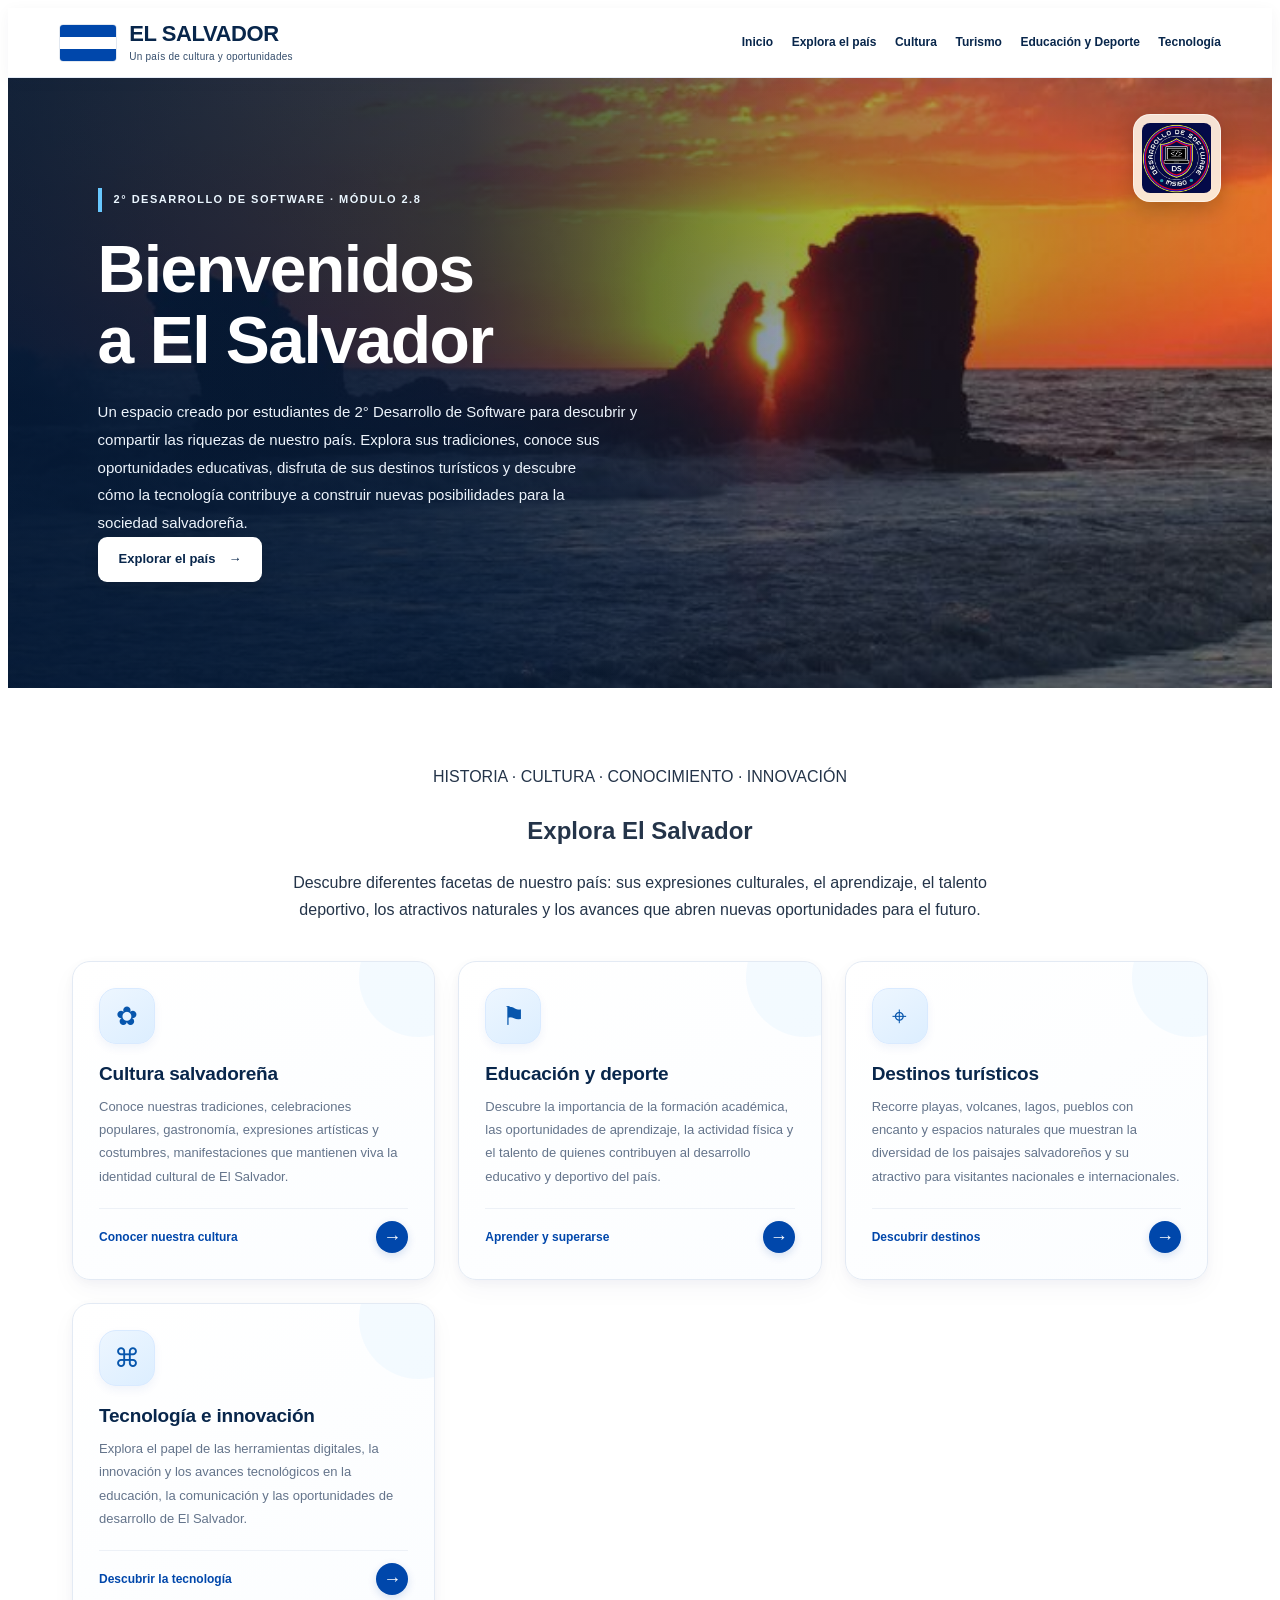
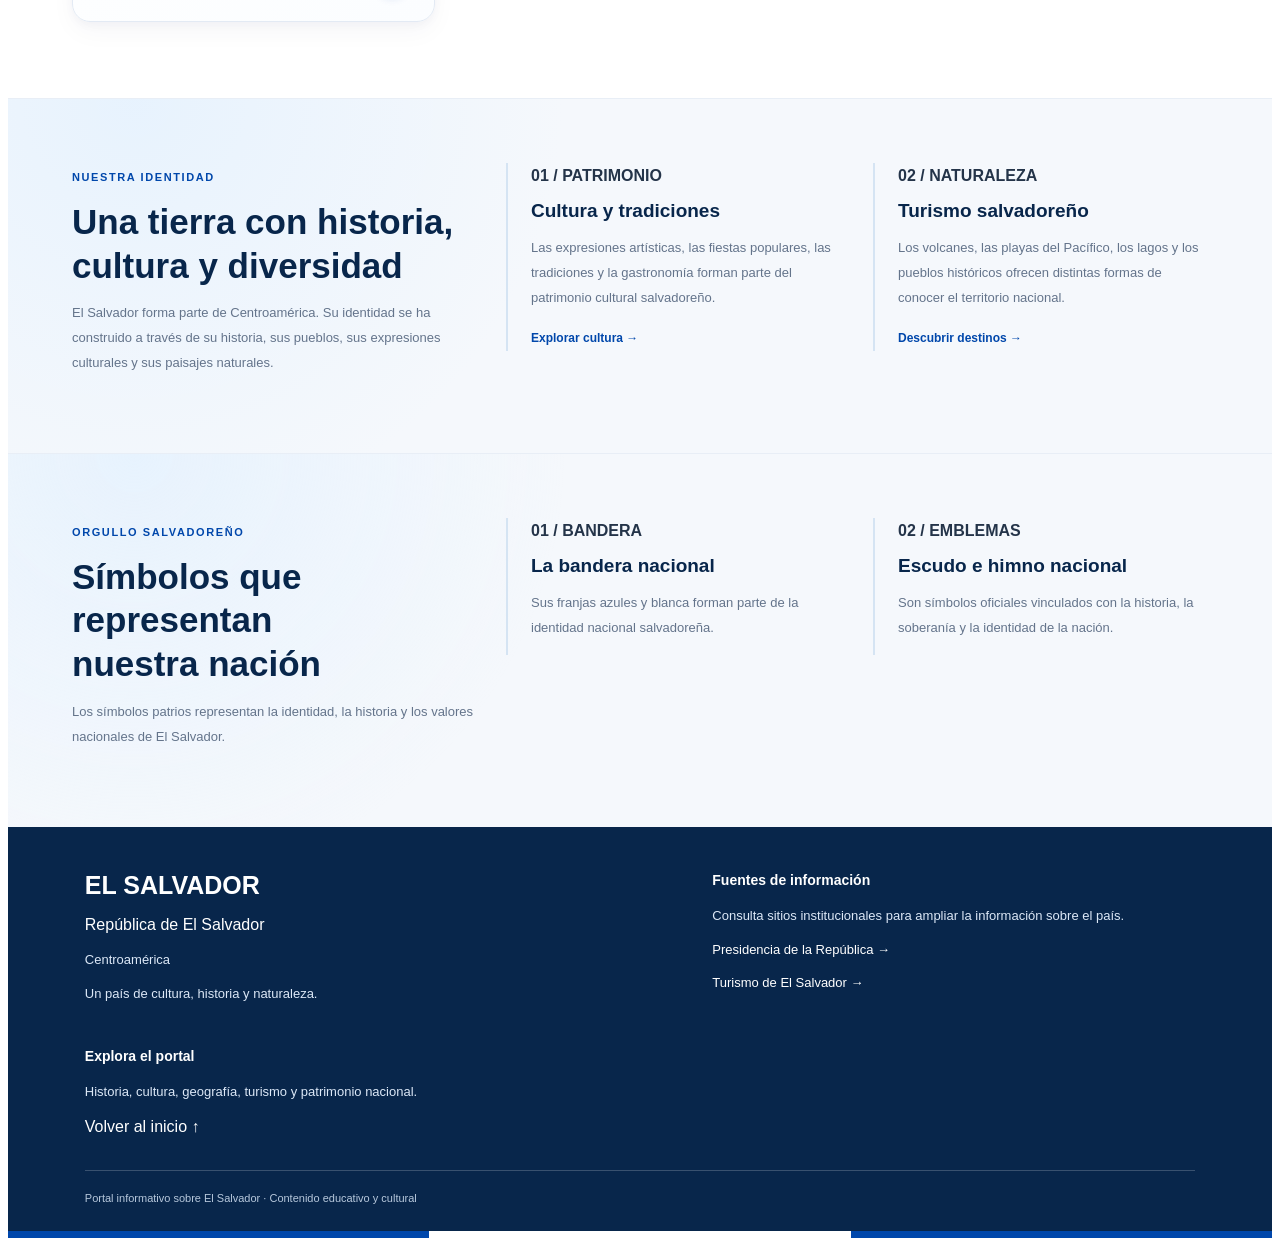
<file: index.html>
<!DOCTYPE html>
<html lang="es-SV">

<head>
  <!-- ==================================================
       1. CONFIGURACIÓN GENERAL DEL DOCUMENTO
  =================================================== -->
  <meta charset="UTF-8">
  <meta name="viewport" content="width=device-width, initial-scale=1.0">

  <title>El Salvador | Portal informativo nacional</title>

  <meta
    name="description"
    content="Descubre El Salvador: historia, cultura, turismo, departamentos, símbolos patrios e información general del país."
  >

  <meta name="theme-color" content="#0047ab">
  <meta name="robots" content="index, follow">

  <!-- ==================================================
       2. VINCULACIÓN DEL ARCHIVO CSS
       menu.css contiene los estilos del portal.
  =================================================== -->
  <link rel="stylesheet" href="style.css">
</head>

<body>

<div id="portal-sv">

  <!-- ==================================================
       3. ENCABEZADO, BANDERA Y MENÚ DE NAVEGACIÓN
       El JavaScript controla el menú móvil y la transparencia.
  =================================================== -->
  <header class="header">

    <!-- Marca del portal: bandera y nombre -->
    <a href="#sv-inicio" class="brand" aria-label="Inicio de El Salvador">

      <div class="flag" role="img" aria-label="Bandera de El Salvador">
        <span></span>
        <span></span>
        <span></span>
      </div>

      <span class="brand-text">
        <strong>EL SALVADOR</strong>
        <small>Un país de cultura y oportunidades</small>
      </span>

    </a>

    <!-- Botón para abrir y cerrar el menú en móviles -->
    <button
      class="toggle"
      id="sv-toggle"
      type="button"
      aria-label="Abrir menú"
      aria-controls="sv-nav"
      aria-expanded="false"
    >☰</button>


    <!-- Enlaces principales del portal -->
<nav class="nav" id="sv-nav" aria-label="Menú principal">
  <a href="index.html">Inicio</a>
  <a href="iniciosv.html">Explora el país</a>
  <a href="Cultura_ElSalvador_G5_unico.html">Cultura</a>
  <a href="lugares_turisticos.html">Turismo</a>
  <a href="educacionydeporte.html">Educación y Deporte</a>
  <a href="Tecnologia.html">Tecnología</a>
</nav>

  </header>


 <!-- 4. PORTADA PRINCIPAL -->
  <section class="hero" id="sv-inicio">

    <!-- LOGO EN LA ESQUINA SUPERIOR DERECHA -->
    <img
      class="hero-logo-superior"
      src="img/logo.png"
      alt="Logo del portal educativo de El Salvador"
      onerror="this.style.display='none'"
    >

    <!-- CONTENIDO DE LA PORTADA -->
    <div class="hero-content">

      <span class="eyebrow">
        2° DESARROLLO DE SOFTWARE · MÓDULO 2.8
      </span>

      <h1 class="hero-title">
        <span>Bienvenidos a El Salvador</span>
      </h1>

      <p>
        Un espacio creado por estudiantes de 2° Desarrollo de
        Software para descubrir y compartir las riquezas de
        nuestro país. Explora sus tradiciones, conoce sus
        oportunidades educativas, disfruta de sus destinos
        turísticos y descubre cómo la tecnología contribuye
        a construir nuevas posibilidades para la sociedad
        salvadoreña.
      </p>

      <a class="btn" href="iniciosv.html">
        Explorar el país
        <span aria-hidden="true">→</span>
      </a>

    </div>
  </section>


 <!-- 6. SECCIONES PRINCIPALES DEL PORTAL -->
  <main class="main" id="sv-explora">

    <!-- INTRODUCCIÓN A LAS SECCIONES -->
    <div class="section-title">

      <span>HISTORIA · CULTURA · CONOCIMIENTO · INNOVACIÓN</span>

      <h2>Explora El Salvador</h2>

      <p>
        Descubre diferentes facetas de nuestro país: sus
        expresiones culturales, el aprendizaje, el talento
        deportivo, los atractivos naturales y los avances
        que abren nuevas oportunidades para el futuro.
      </p>

    </div>

    <!-- TARJETAS DE NAVEGACIÓN -->
    <div class="grid">

      <!-- TARJETA 1: CULTURA -->
      <a class="card" href="Cultura_ElSalvador_G5_unico.html">

        <span class="icon" aria-hidden="true">✿</span>

        <h3>Cultura salvadoreña</h3>

        <p>
          Conoce nuestras tradiciones, celebraciones populares,
          gastronomía, expresiones artísticas y costumbres,
          manifestaciones que mantienen viva la identidad
          cultural de El Salvador.
        </p>

        <span class="card-link">
          Conocer nuestra cultura
          <b class="arrow" aria-hidden="true">→</b>
        </span>

      </a>


      <!-- TARJETA 2: EDUCACIÓN Y DEPORTE -->
      <a class="card" href="educacionydeporte.html">

        <span class="icon" aria-hidden="true">⚑</span>

        <h3>Educación y deporte</h3>

        <p>
          Descubre la importancia de la formación académica,
          las oportunidades de aprendizaje, la actividad física
          y el talento de quienes contribuyen al desarrollo
          educativo y deportivo del país.
        </p>

        <span class="card-link">
          Aprender y superarse
          <b class="arrow" aria-hidden="true">→</b>
        </span>

      </a>


      <!-- TARJETA 3: TURISMO -->
      <a class="card" href="lugares_turisticos.html">

        <span class="icon" aria-hidden="true">⌖</span>

        <h3>Destinos turísticos</h3>

        <p>
          Recorre playas, volcanes, lagos, pueblos con encanto
          y espacios naturales que muestran la diversidad
          de los paisajes salvadoreños y su atractivo para
          visitantes nacionales e internacionales.
        </p>

        <span class="card-link">
          Descubrir destinos
          <b class="arrow" aria-hidden="true">→</b>
        </span>

      </a>


      <!-- TARJETA 4: TECNOLOGÍA -->
      <a class="card" href="Tecnologia.html">

        <span class="icon" aria-hidden="true">⌘</span>

        <h3>Tecnología e innovación</h3>

        <p>
          Explora el papel de las herramientas digitales,
          la innovación y los avances tecnológicos en la
          educación, la comunicación y las oportunidades
          de desarrollo de El Salvador.
        </p>

        <span class="card-link">
          Descubrir la tecnología
          <b class="arrow" aria-hidden="true">→</b>
        </span>

      </a>

    </div>
  </main>


  <!-- ==================================================
       6. PRESENTACIÓN DE LA IDENTIDAD NACIONAL
       Introducción general sobre el patrimonio del país.
  =================================================== -->
  <section class="identity" id="sv-historia">

    <!-- Introducción -->
    <div class="identity-intro">
      <span class="label">NUESTRA IDENTIDAD</span>

      <h2>Una tierra con historia, cultura y diversidad</h2>

      <p>
        El Salvador forma parte de Centroamérica. Su identidad
        se ha construido a través de su historia, sus pueblos,
        sus expresiones culturales y sus paisajes naturales.
      </p>
    </div>

    <!-- Bloque de cultura -->
    <article class="identity-item" id="sv-cultura">
      <strong>01 / PATRIMONIO</strong>
      <h3>Cultura y tradiciones</h3>

      <p>
        Las expresiones artísticas, las fiestas populares,
        las tradiciones y la gastronomía forman parte
        del patrimonio cultural salvadoreño.
      </p>

      <a href="#sv-explora">Explorar cultura →</a>
    </article>

    <!-- Bloque de turismo -->
    <article class="identity-item" id="sv-turismo">
      <strong>02 / NATURALEZA</strong>
      <h3>Turismo salvadoreño</h3>

      <p>
        Los volcanes, las playas del Pacífico, los lagos
        y los pueblos históricos ofrecen distintas formas
        de conocer el territorio nacional.
      </p>

      <a href="#sv-explora">Descubrir destinos →</a>
    </article>

  </section>


  


  <!-- ==================================================
       8. SÍMBOLOS PATRIOS
       Contenido introductorio sobre los emblemas nacionales.
  =================================================== -->
  <section class="identity" id="sv-simbolos">

    <div class="identity-intro">
      <span class="label">ORGULLO SALVADOREÑO</span>

      <h2>Símbolos que representan nuestra nación</h2>

      <p>
        Los símbolos patrios representan la identidad,
        la historia y los valores nacionales de El Salvador.
      </p>
    </div>

    <!-- Bandera nacional -->
    <article class="identity-item">
      <strong>01 / BANDERA</strong>
      <h3>La bandera nacional</h3>
      <p>
        Sus franjas azules y blanca forman parte
        de la identidad nacional salvadoreña.
      </p>
    </article>

    <!-- Escudo e himno -->
    <article class="identity-item">
      <strong>02 / EMBLEMAS</strong>
      <h3>Escudo e himno nacional</h3>
      <p>
        Son símbolos oficiales vinculados con la historia,
        la soberanía y la identidad de la nación.
      </p>
    </article>

  </section>


  <!-- ==================================================
       9. PIE DE PÁGINA E INFORMACIÓN
       Incluye la descripción del portal y enlaces externos.
  =================================================== -->
  <footer class="footer" id="sv-contacto">

    <!-- Identidad del portal -->
    <div>
      <h3>EL SALVADOR</h3>
      <span>República de El Salvador</span>
      <p>Centroamérica</p>
      <p>Un país de cultura, historia y naturaleza.</p>
    </div>

    <!-- Fuentes externas -->
    <div id="sv-informacion">
      <h4>Fuentes de información</h4>

      <p>
        Consulta sitios institucionales para ampliar
        la información sobre el país.
      </p>

      <p>
        <a
          href="https://www.presidencia.gob.sv/"
          target="_blank"
          rel="noopener noreferrer"
        >
          Presidencia de la República →
        </a>
      </p>

      <p>
        <a
          href="https://www.elsalvador.travel/"
          target="_blank"
          rel="noopener noreferrer"
        >
          Turismo de El Salvador →
        </a>
      </p>
    </div>

    <!-- Navegación secundaria -->
    <div>
      <h4>Explora el portal</h4>
      <p>
        Historia, cultura, geografía, turismo y patrimonio nacional.
      </p>
      <a href="#sv-inicio">Volver al inicio ↑</a>
    </div>

    <!-- Derechos y descripción -->
    <div class="copyright">
      Portal informativo sobre El Salvador · Contenido educativo y cultural
    </div>

  </footer>


  <!-- ==================================================
       10. FRANJA DECORATIVA CON COLORES NACIONALES
       Elemento visual al final de la página.
  =================================================== -->
  <div class="stripes" aria-hidden="true">
    <span></span>
    <span></span>
    <span></span>
  </div>

</div>

<!-- FUNCIONAMIENTO DEL MENÚ MÓVIL -->

<script>
(function () {
  "use strict";

  const root = document.getElementById("portal-sv");
  if (!root) return;

  const header = root.querySelector(".header");
  const button = root.querySelector("#sv-toggle");
  const nav = root.querySelector("#sv-nav");

  /* =========================================
     1. TRANSPARENCIA DEL ENCABEZADO AL BAJAR
  ========================================= */
  function updateHeader() {
    if (!header) return;

    header.classList.toggle("scrolled", window.scrollY > 30);
  }

  window.addEventListener("scroll", updateHeader, {
    passive: true
  });

  updateHeader();

  /* =========================================
     2. CONTROL DEL MENÚ MÓVIL
  ========================================= */
  if (!button || !nav) return;

  function closeMenu() {
    nav.classList.remove("open");
    button.textContent = "☰";
    button.setAttribute("aria-expanded", "false");
    button.setAttribute("aria-label", "Abrir menú");
  }

  function openMenu() {
    nav.classList.add("open");
    button.textContent = "✕";
    button.setAttribute("aria-expanded", "true");
    button.setAttribute("aria-label", "Cerrar menú");
  }

  button.addEventListener("click", function () {
    const isOpen = nav.classList.contains("open");

    if (isOpen) {
      closeMenu();
    } else {
      openMenu();
    }
  });

  /* Cerrar al seleccionar una sección */
  nav.querySelectorAll("a").forEach(function (link) {
    link.addEventListener("click", closeMenu);
  });

  /* Cerrar con Escape */
  document.addEventListener("keydown", function (event) {
    if (event.key === "Escape") {
      closeMenu();
    }
  });

  /* Cerrar si se vuelve a la vista de escritorio */
  window.addEventListener("resize", function () {
    if (window.innerWidth > 720) {
      closeMenu();
    }
  });

})();
</script>


</body>
</html>
</file>
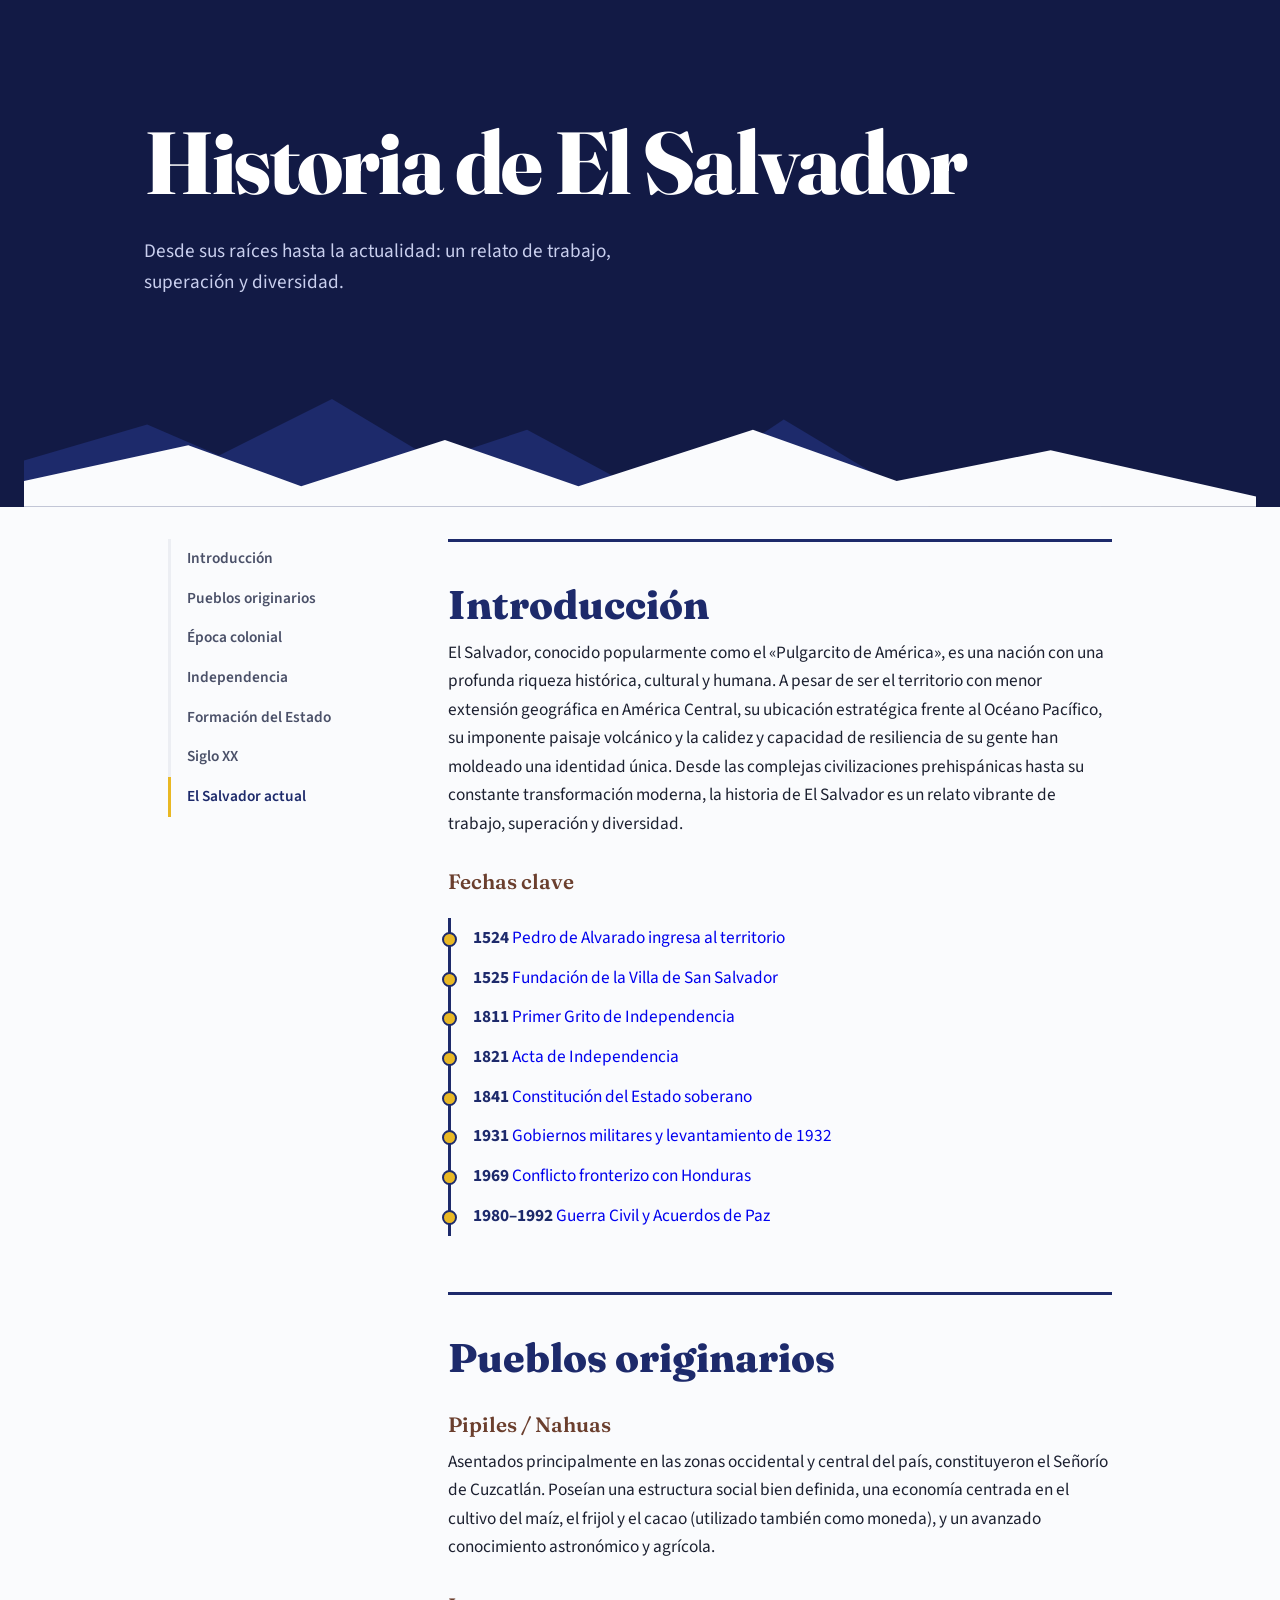
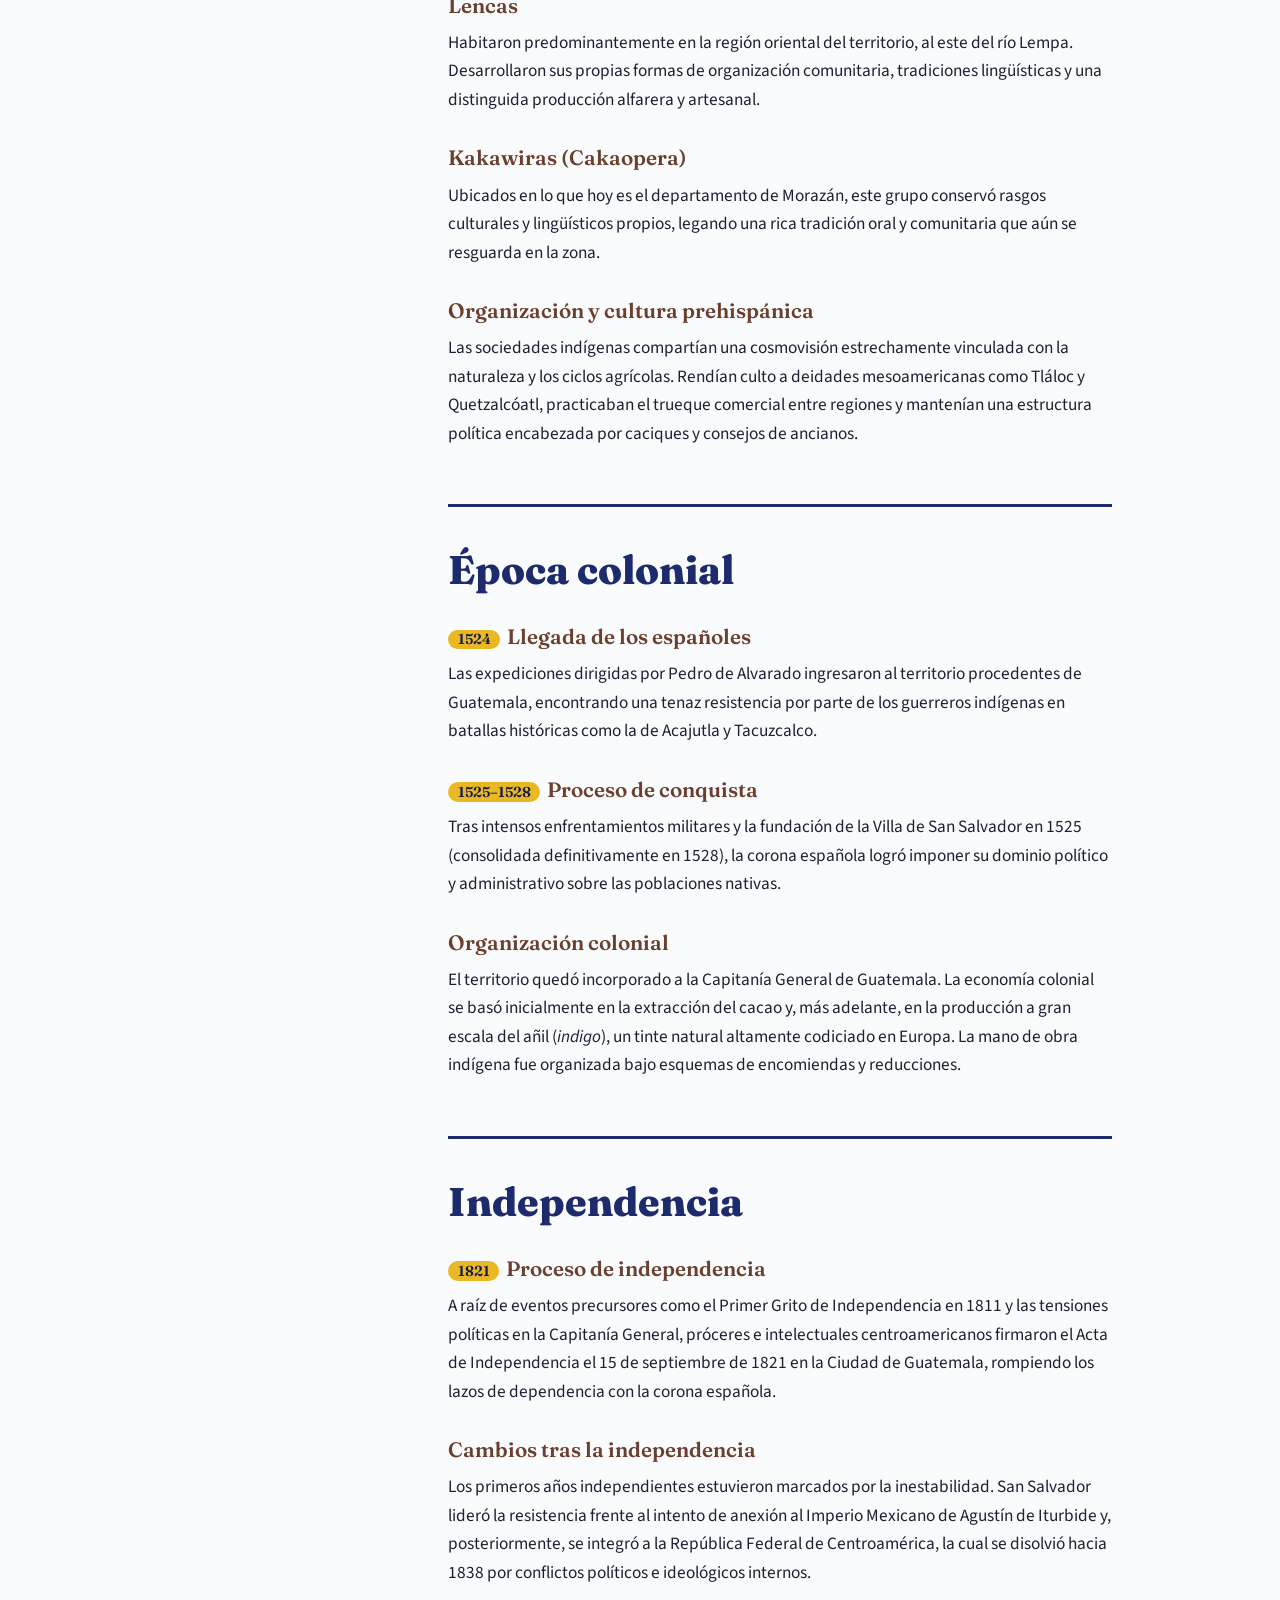
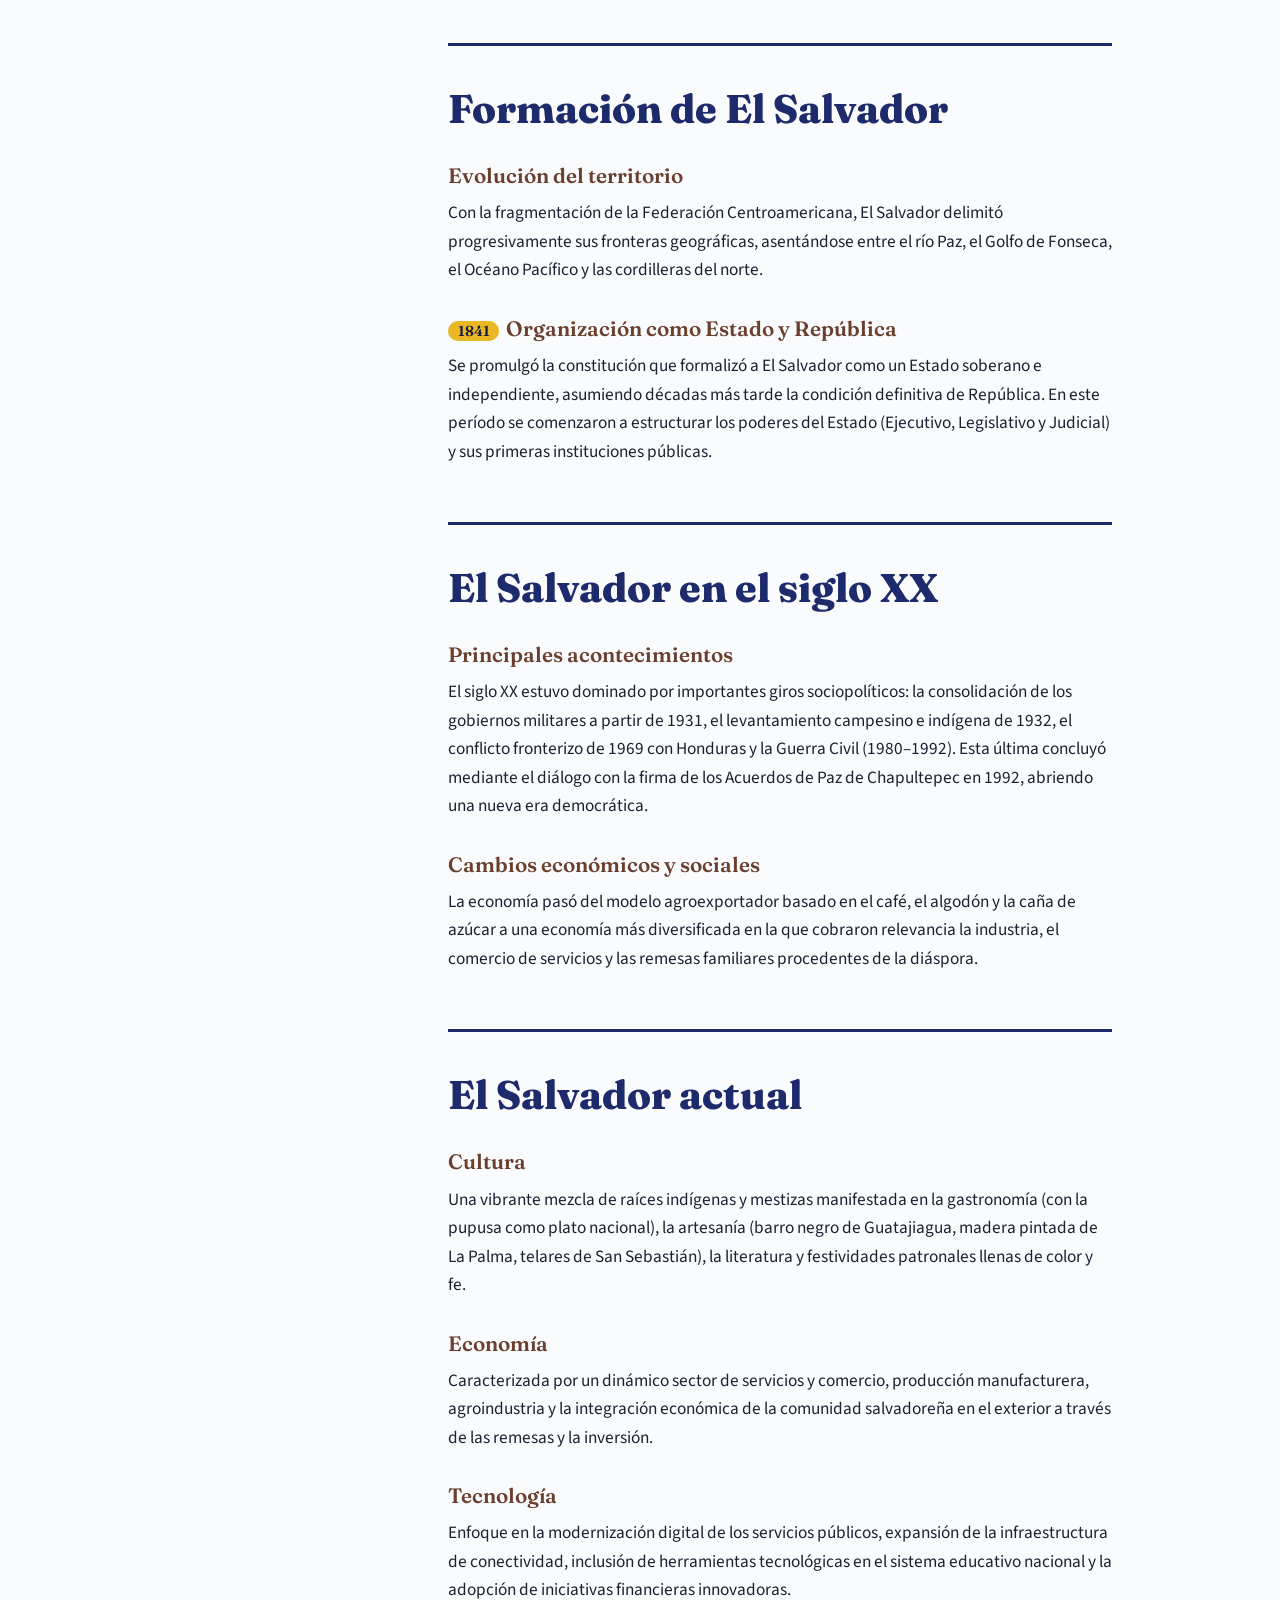
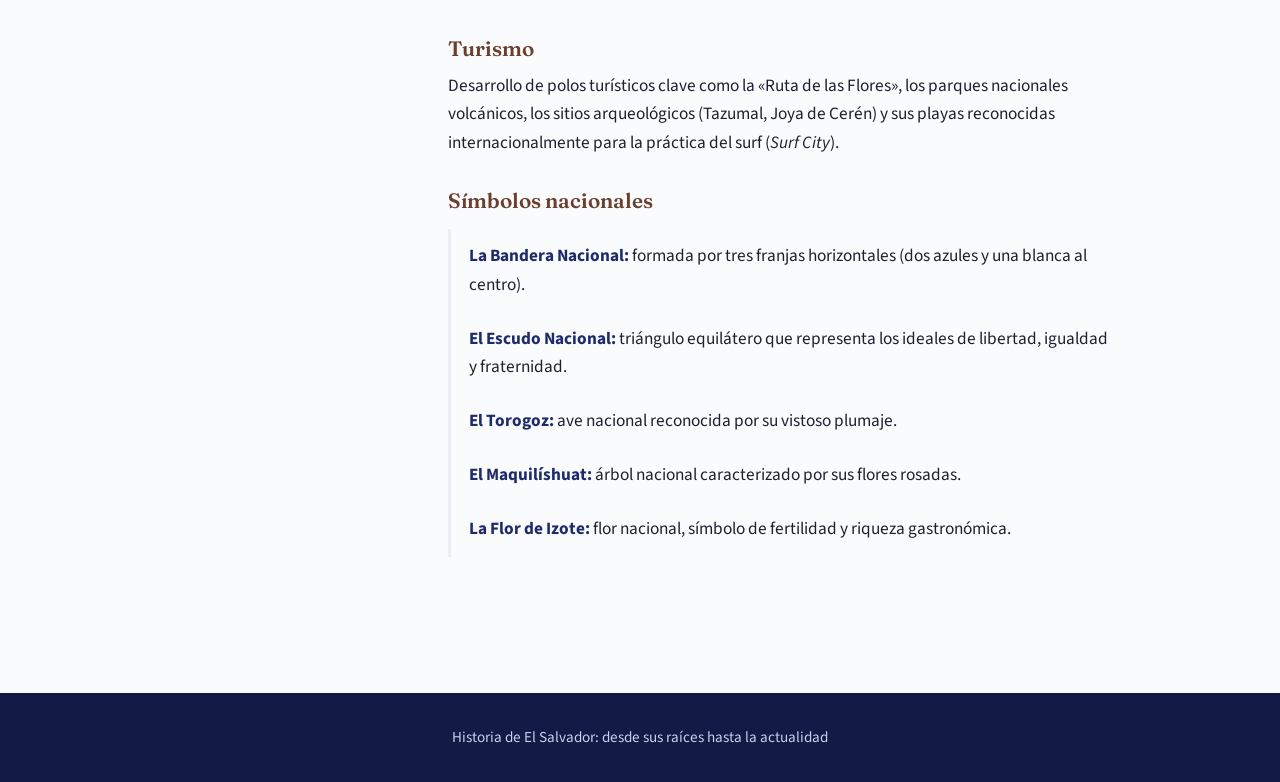
<file: el-salvador.html>
<!DOCTYPE html>
<html lang="es">
<head>
<meta charset="UTF-8">
<meta name="viewport" content="width=device-width, initial-scale=1.0">
<meta name="robots" content="noindex, nofollow">
<title>Historia de El Salvador: desde sus raíces hasta la actualidad</title>
<link rel="preconnect" href="https://fonts.googleapis.com">
<link rel="preconnect" href="https://fonts.gstatic.com" crossorigin>
<link href="https://fonts.googleapis.com/css2?family=Fraunces:opsz,wght@9..144,600;9..144,800&family=Source+Sans+3:wght@400;600&display=swap" rel="stylesheet">
<style>
:root{--anil:#1d2a6b;--osc:#121a45;--ceniza:#eceef3;--papel:#fafbfd;--tinta:#1c2030;--maiz:#e9b824;--barro:#6b3f2e}
*{box-sizing:border-box}
html{scroll-behavior:smooth}
body{margin:0;font:1.08rem/1.65 "Source Sans 3",system-ui,sans-serif;color:var(--tinta);background:var(--papel)}
h1,h2,h3{font-family:Fraunces,Georgia,serif;line-height:1.15;margin:0}
:focus-visible{outline:3px solid var(--maiz);outline-offset:3px}
.portada{background:var(--osc);color:#fff;padding:clamp(3rem,10vw,7rem) 1.5rem 0}
.portada .in{max-width:62rem;margin:0 auto;padding-bottom:4rem}
.portada h1{font-size:clamp(2.5rem,8vw,5.5rem);font-weight:800;letter-spacing:-.02em;max-width:15ch}
.portada p{max-width:34rem;margin:1.4rem 0 0;font-size:1.2rem;color:#c9cfee}
.volcanes{display:block;width:100%;height:auto}
.volcanes path{fill:var(--anil)}
.volcanes path:last-child{fill:var(--papel)}
.wrap{max-width:62rem;margin:0 auto;padding:0 1.5rem;display:grid;grid-template-columns:14rem 1fr;gap:3.5rem}
nav{position:sticky;top:0;align-self:start;padding:2rem 0}
nav ol{list-style:none;margin:0;padding:0;border-left:3px solid var(--ceniza)}
nav a{display:block;padding:.45rem 0 .45rem 1rem;text-decoration:none;color:#4a5068;font-weight:600;font-size:.96rem;margin-left:-3px;border-left:3px solid transparent}
nav a:hover,nav a.on{color:var(--anil);border-left-color:var(--maiz)}
main{padding:2rem 0 5rem;max-width:42rem}
section{padding-top:2.5rem;margin-bottom:3.5rem;border-top:3px solid var(--anil)}
h2{font-size:clamp(1.8rem,4vw,2.5rem);color:var(--anil);font-weight:800}
h3{font-size:1.3rem;margin:2rem 0 .5rem;color:var(--barro);font-weight:600}
p{margin:.7rem 0}
.fecha{display:inline-block;background:var(--maiz);color:var(--osc);font-weight:600;font-size:.9rem;padding:.1rem .6rem;border-radius:2rem;margin-right:.4rem}
/* Línea de tiempo (es una secuencia real de fechas) */
.linea{list-style:none;margin:1.5rem 0 0;padding:0 0 0 1.4rem;border-left:3px solid var(--anil)}
.linea li{position:relative;padding:.35rem 0}
.linea li:before{content:"";position:absolute;left:-1.95rem;top:.85rem;width:.7rem;height:.7rem;border-radius:50%;background:var(--maiz);border:2px solid var(--anil)}
.linea a{text-decoration:none}
.linea b{color:var(--anil)}
.simbolos{list-style:none;padding:0;margin:1rem 0}
.simbolos li{padding:.8rem 0 .8rem 1.1rem;border-left:3px solid var(--ceniza)}
.simbolos li:hover{border-left-color:var(--maiz)}
.simbolos strong{color:var(--anil)}
footer{background:var(--osc);color:#c9cfee;text-align:center;padding:2rem 1rem;font-size:.95rem}
@media(max-width:820px){
 .wrap{grid-template-columns:1fr;gap:0}
 nav{position:static;padding:1.5rem 0 0}
 nav ol{display:flex;flex-wrap:wrap;gap:.3rem;border:0}
 nav a{border:0;background:var(--ceniza);padding:.4rem .8rem;border-radius:2rem;margin:0;font-size:.9rem}
 nav a.on,nav a:hover{background:var(--maiz);color:var(--osc)}
}
@media(prefers-reduced-motion:reduce){html{scroll-behavior:auto}}
</style>
</head>
<body>
<header class="portada">
  <div class="in">
    <h1>Historia de El Salvador</h1>
    <p>Desde sus raíces hasta la actualidad: un relato de trabajo, superación y diversidad.</p>
  </div>
  <svg class="volcanes" viewBox="0 0 1200 140" preserveAspectRatio="none" aria-hidden="true">
    <path d="M0 140V95L120 60l70 30 110-55 100 60 90-30 130 70 120-80 150 90 90-40 120 60V140z"/>
    <path d="M0 140V115l160-35 110 40 140-45 130 45 170-55 140 50 150-30 200 45V140z"/>
  </svg>
</header>

<div class="wrap">
  <nav aria-label="Secciones">
    <ol>
      <li><a href="#introduccion">Introducción</a></li>
      <li><a href="#originarios">Pueblos originarios</a></li>
      <li><a href="#colonia">Época colonial</a></li>
      <li><a href="#independencia">Independencia</a></li>
      <li><a href="#formacion">Formación del Estado</a></li>
      <li><a href="#siglo-xx">Siglo XX</a></li>
      <li><a href="#actual">El Salvador actual</a></li>
    </ol>
  </nav>

  <main>
    <section id="introduccion">
      <h2>Introducción</h2>
      <p>El Salvador, conocido popularmente como el «Pulgarcito de América», es una nación con una profunda riqueza histórica, cultural y humana. A pesar de ser el territorio con menor extensión geográfica en América Central, su ubicación estratégica frente al Océano Pacífico, su imponente paisaje volcánico y la calidez y capacidad de resiliencia de su gente han moldeado una identidad única. Desde las complejas civilizaciones prehispánicas hasta su constante transformación moderna, la historia de El Salvador es un relato vibrante de trabajo, superación y diversidad.</p>
      <h3>Fechas clave</h3>
      <ol class="linea">
        <li><a href="#colonia"><b>1524</b> Pedro de Alvarado ingresa al territorio</a></li>
        <li><a href="#colonia"><b>1525</b> Fundación de la Villa de San Salvador</a></li>
        <li><a href="#independencia"><b>1811</b> Primer Grito de Independencia</a></li>
        <li><a href="#independencia"><b>1821</b> Acta de Independencia</a></li>
        <li><a href="#formacion"><b>1841</b> Constitución del Estado soberano</a></li>
        <li><a href="#siglo-xx"><b>1931</b> Gobiernos militares y levantamiento de 1932</a></li>
        <li><a href="#siglo-xx"><b>1969</b> Conflicto fronterizo con Honduras</a></li>
        <li><a href="#siglo-xx"><b>1980–1992</b> Guerra Civil y Acuerdos de Paz</a></li>
      </ol>
    </section>

    <section id="originarios">
      <h2>Pueblos originarios</h2>
      <h3>Pipiles / Nahuas</h3>
      <p>Asentados principalmente en las zonas occidental y central del país, constituyeron el Señorío de Cuzcatlán. Poseían una estructura social bien definida, una economía centrada en el cultivo del maíz, el frijol y el cacao (utilizado también como moneda), y un avanzado conocimiento astronómico y agrícola.</p>
      <h3>Lencas</h3>
      <p>Habitaron predominantemente en la región oriental del territorio, al este del río Lempa. Desarrollaron sus propias formas de organización comunitaria, tradiciones lingüísticas y una distinguida producción alfarera y artesanal.</p>
      <h3>Kakawiras (Cakaopera)</h3>
      <p>Ubicados en lo que hoy es el departamento de Morazán, este grupo conservó rasgos culturales y lingüísticos propios, legando una rica tradición oral y comunitaria que aún se resguarda en la zona.</p>
      <h3>Organización y cultura prehispánica</h3>
      <p>Las sociedades indígenas compartían una cosmovisión estrechamente vinculada con la naturaleza y los ciclos agrícolas. Rendían culto a deidades mesoamericanas como Tláloc y Quetzalcóatl, practicaban el trueque comercial entre regiones y mantenían una estructura política encabezada por caciques y consejos de ancianos.</p>
    </section>

    <section id="colonia">
      <h2>Época colonial</h2>
      <h3><span class="fecha">1524</span>Llegada de los españoles</h3>
      <p>Las expediciones dirigidas por Pedro de Alvarado ingresaron al territorio procedentes de Guatemala, encontrando una tenaz resistencia por parte de los guerreros indígenas en batallas históricas como la de Acajutla y Tacuzcalco.</p>
      <h3><span class="fecha">1525–1528</span>Proceso de conquista</h3>
      <p>Tras intensos enfrentamientos militares y la fundación de la Villa de San Salvador en 1525 (consolidada definitivamente en 1528), la corona española logró imponer su dominio político y administrativo sobre las poblaciones nativas.</p>
      <h3>Organización colonial</h3>
      <p>El territorio quedó incorporado a la Capitanía General de Guatemala. La economía colonial se basó inicialmente en la extracción del cacao y, más adelante, en la producción a gran escala del añil (<em>indigo</em>), un tinte natural altamente codiciado en Europa. La mano de obra indígena fue organizada bajo esquemas de encomiendas y reducciones.</p>
    </section>

    <section id="independencia">
      <h2>Independencia</h2>
      <h3><span class="fecha">1821</span>Proceso de independencia</h3>
      <p>A raíz de eventos precursores como el Primer Grito de Independencia en 1811 y las tensiones políticas en la Capitanía General, próceres e intelectuales centroamericanos firmaron el Acta de Independencia el 15 de septiembre de 1821 en la Ciudad de Guatemala, rompiendo los lazos de dependencia con la corona española.</p>
      <h3>Cambios tras la independencia</h3>
      <p>Los primeros años independientes estuvieron marcados por la inestabilidad. San Salvador lideró la resistencia frente al intento de anexión al Imperio Mexicano de Agustín de Iturbide y, posteriormente, se integró a la República Federal de Centroamérica, la cual se disolvió hacia 1838 por conflictos políticos e ideológicos internos.</p>
    </section>

    <section id="formacion">
      <h2>Formación de El Salvador</h2>
      <h3>Evolución del territorio</h3>
      <p>Con la fragmentación de la Federación Centroamericana, El Salvador delimitó progresivamente sus fronteras geográficas, asentándose entre el río Paz, el Golfo de Fonseca, el Océano Pacífico y las cordilleras del norte.</p>
      <h3><span class="fecha">1841</span>Organización como Estado y República</h3>
      <p>Se promulgó la constitución que formalizó a El Salvador como un Estado soberano e independiente, asumiendo décadas más tarde la condición definitiva de República. En este período se comenzaron a estructurar los poderes del Estado (Ejecutivo, Legislativo y Judicial) y sus primeras instituciones públicas.</p>
    </section>

    <section id="siglo-xx">
      <h2>El Salvador en el siglo XX</h2>
      <h3>Principales acontecimientos</h3>
      <p>El siglo XX estuvo dominado por importantes giros sociopolíticos: la consolidación de los gobiernos militares a partir de 1931, el levantamiento campesino e indígena de 1932, el conflicto fronterizo de 1969 con Honduras y la Guerra Civil (1980–1992). Esta última concluyó mediante el diálogo con la firma de los Acuerdos de Paz de Chapultepec en 1992, abriendo una nueva era democrática.</p>
      <h3>Cambios económicos y sociales</h3>
      <p>La economía pasó del modelo agroexportador basado en el café, el algodón y la caña de azúcar a una economía más diversificada en la que cobraron relevancia la industria, el comercio de servicios y las remesas familiares procedentes de la diáspora.</p>
    </section>

    <section id="actual">
      <h2>El Salvador actual</h2>
      <h3>Cultura</h3>
      <p>Una vibrante mezcla de raíces indígenas y mestizas manifestada en la gastronomía (con la pupusa como plato nacional), la artesanía (barro negro de Guatajiagua, madera pintada de La Palma, telares de San Sebastián), la literatura y festividades patronales llenas de color y fe.</p>
      <h3>Economía</h3>
      <p>Caracterizada por un dinámico sector de servicios y comercio, producción manufacturera, agroindustria y la integración económica de la comunidad salvadoreña en el exterior a través de las remesas y la inversión.</p>
      <h3>Tecnología</h3>
      <p>Enfoque en la modernización digital de los servicios públicos, expansión de la infraestructura de conectividad, inclusión de herramientas tecnológicas en el sistema educativo nacional y la adopción de iniciativas financieras innovadoras.</p>
      <h3>Turismo</h3>
      <p>Desarrollo de polos turísticos clave como la «Ruta de las Flores», los parques nacionales volcánicos, los sitios arqueológicos (Tazumal, Joya de Cerén) y sus playas reconocidas internacionalmente para la práctica del surf (<em>Surf City</em>).</p>
      <h3>Símbolos nacionales</h3>
      <ul class="simbolos">
        <li><strong>La Bandera Nacional:</strong> formada por tres franjas horizontales (dos azules y una blanca al centro).</li>
        <li><strong>El Escudo Nacional:</strong> triángulo equilátero que representa los ideales de libertad, igualdad y fraternidad.</li>
        <li><strong>El Torogoz:</strong> ave nacional reconocida por su vistoso plumaje.</li>
        <li><strong>El Maquilíshuat:</strong> árbol nacional caracterizado por sus flores rosadas.</li>
        <li><strong>La Flor de Izote:</strong> flor nacional, símbolo de fertilidad y riqueza gastronómica.</li>
      </ul>
    </section>
  </main>
</div>

<footer>Historia de El Salvador: desde sus raíces hasta la actualidad</footer>

<script>
const enlaces=document.querySelectorAll('nav a');
const obs=new IntersectionObserver(es=>{es.forEach(e=>{if(e.isIntersecting){enlaces.forEach(a=>a.classList.toggle('on',a.getAttribute('href')==='#'+e.target.id))}})},{rootMargin:'-30% 0px -60% 0px'});
document.querySelectorAll('main section').forEach(s=>obs.observe(s));
</script>
</body>
</html>
</file>
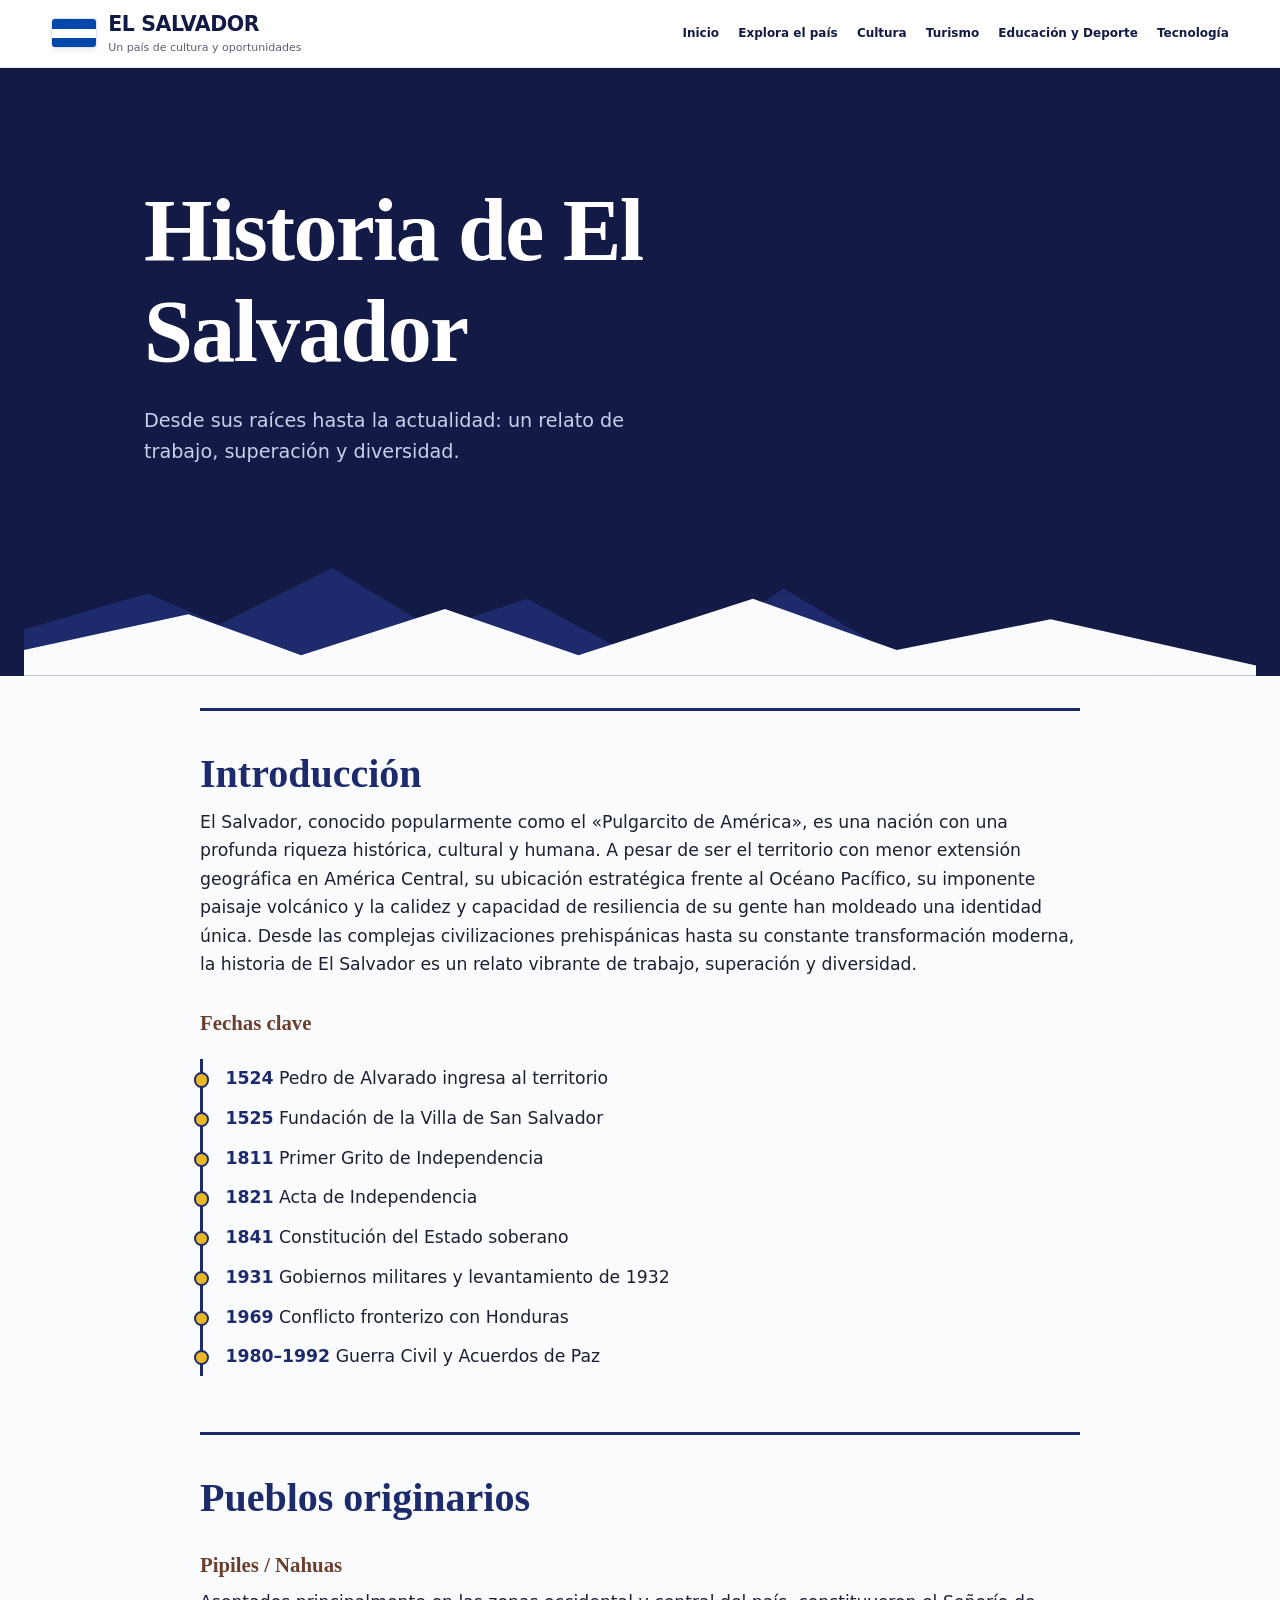
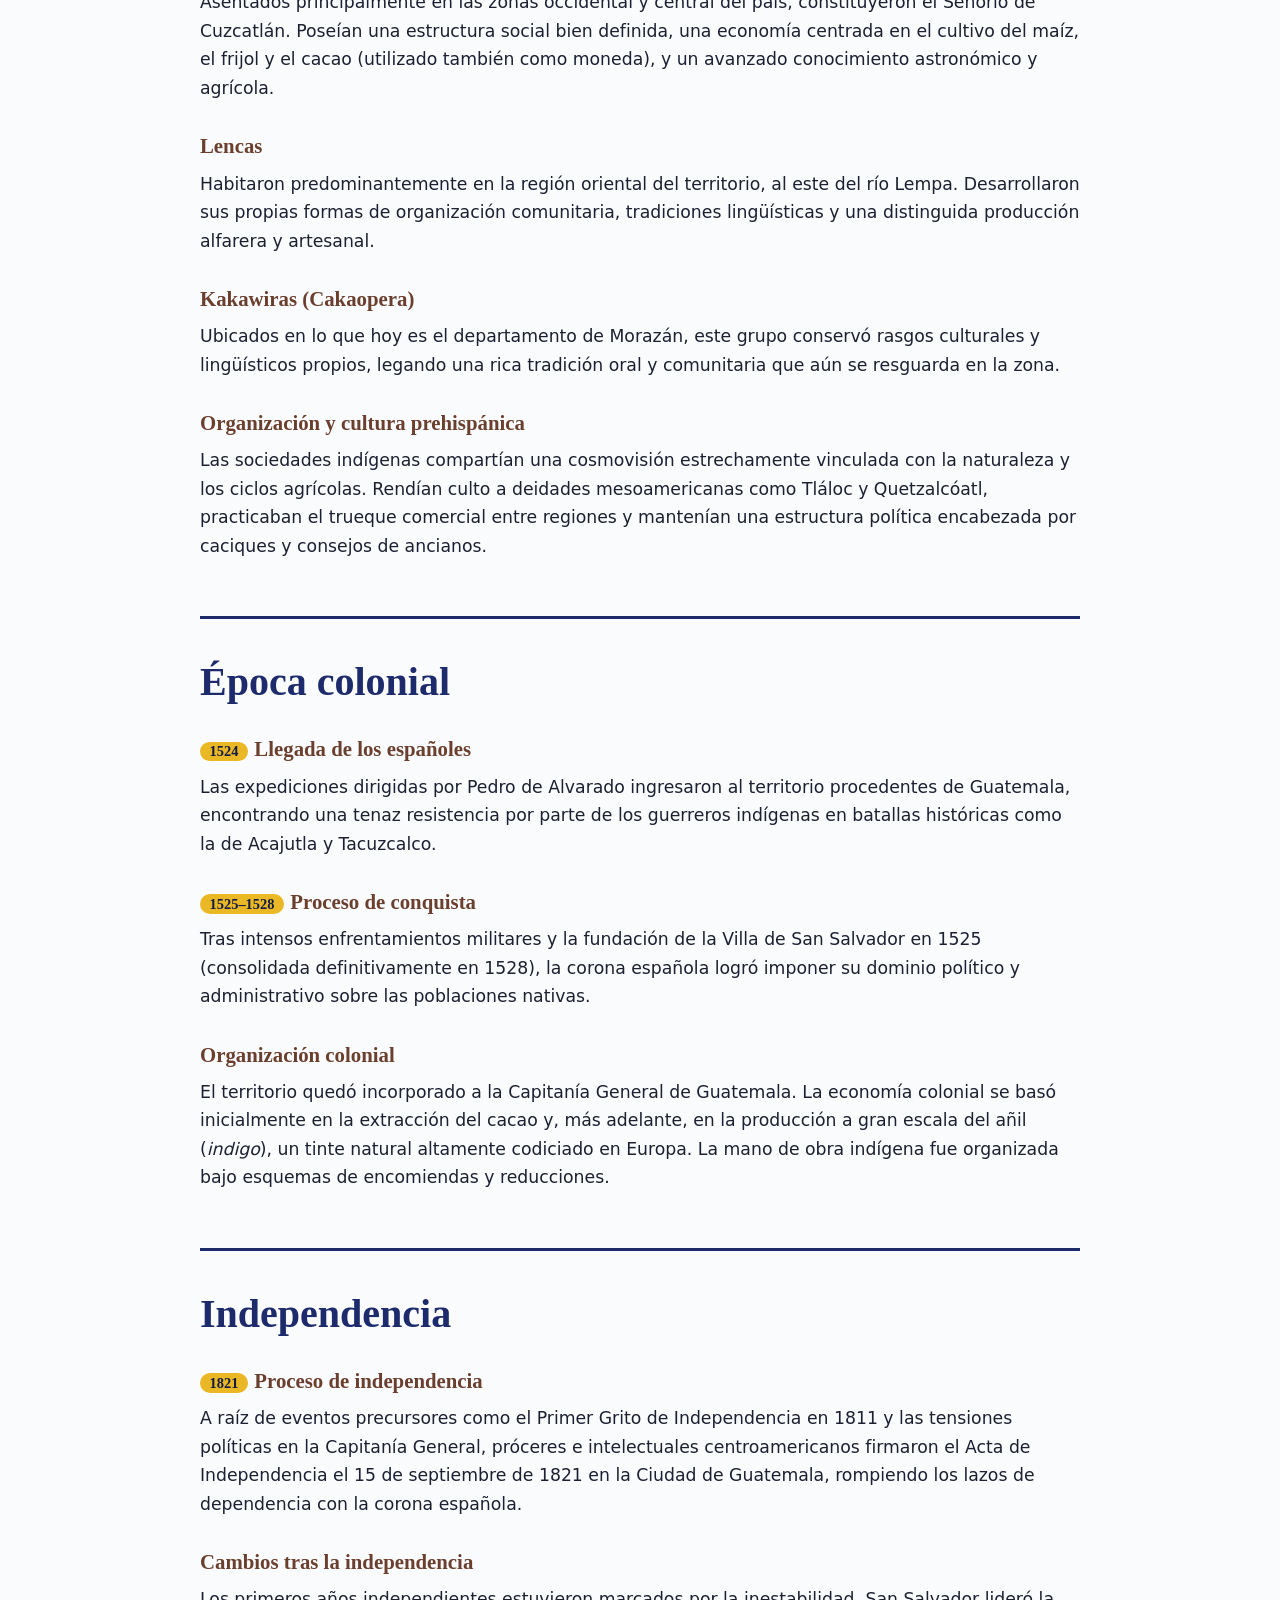
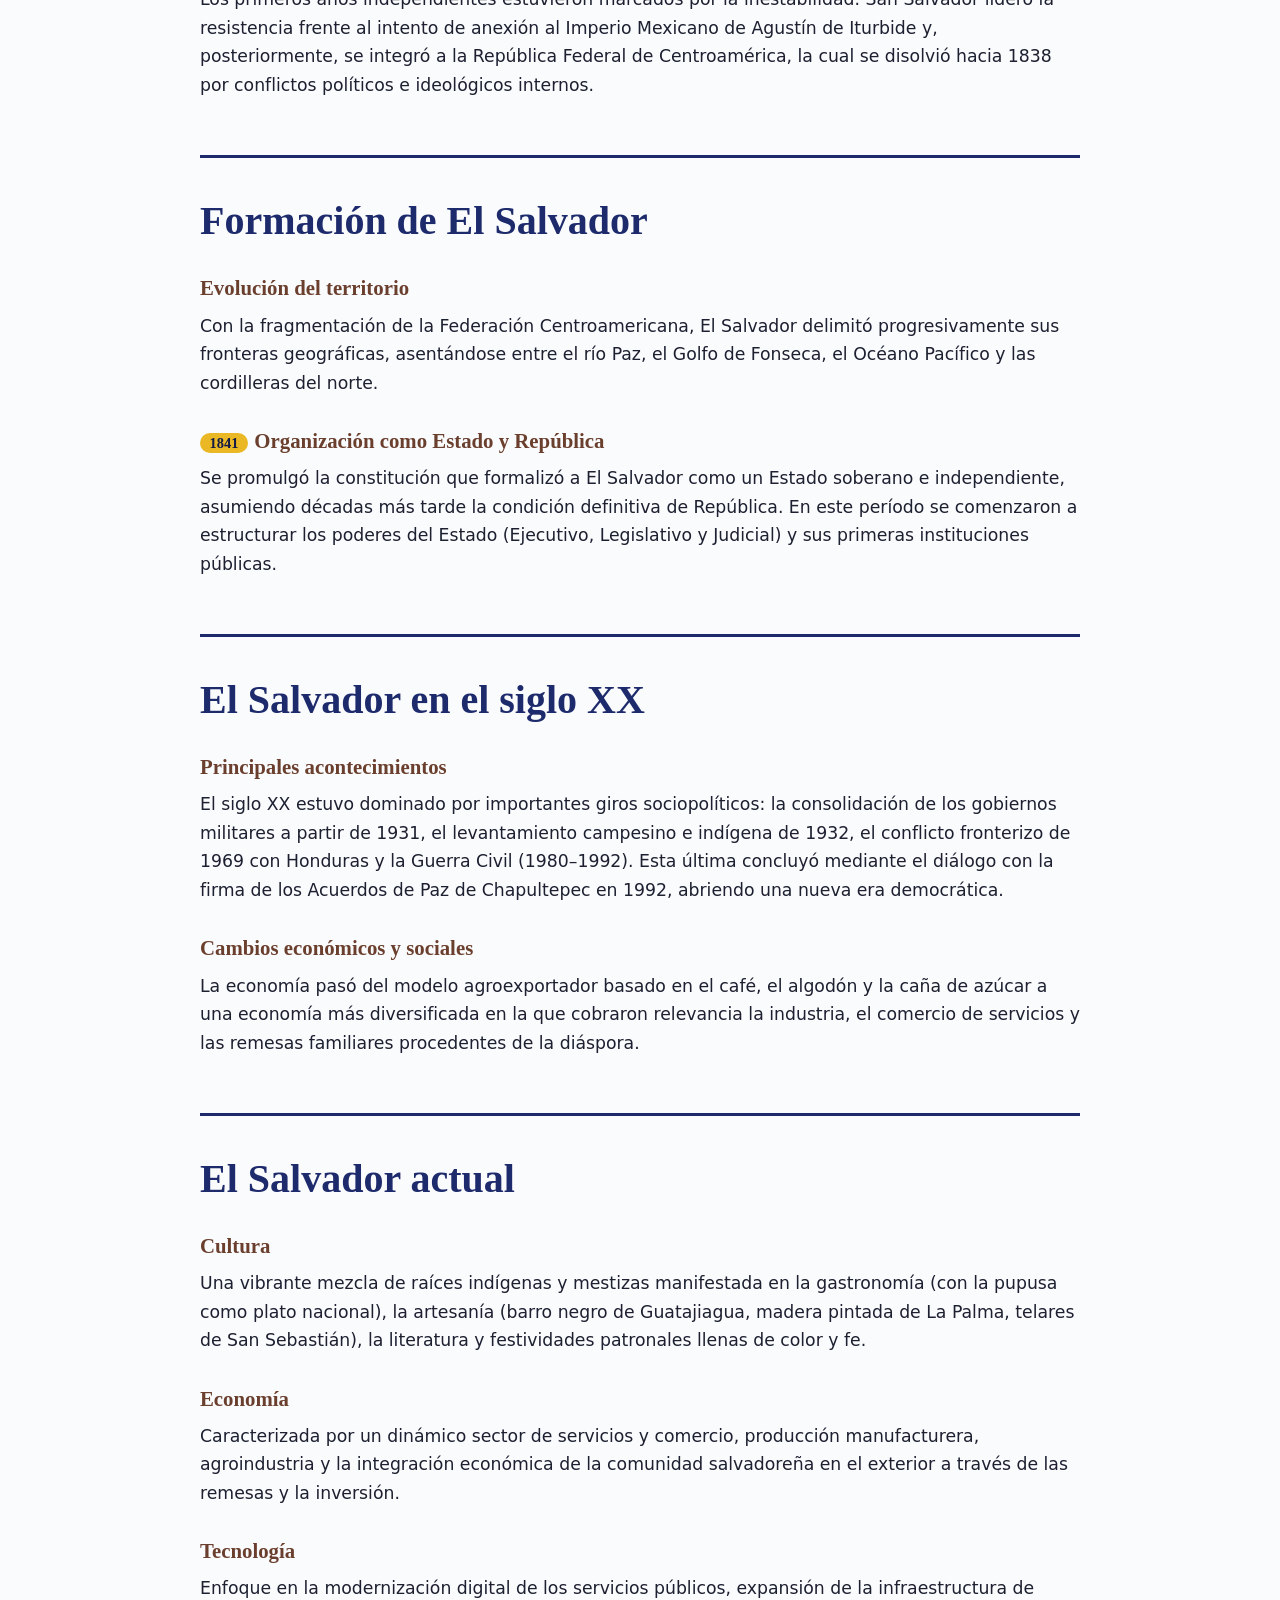
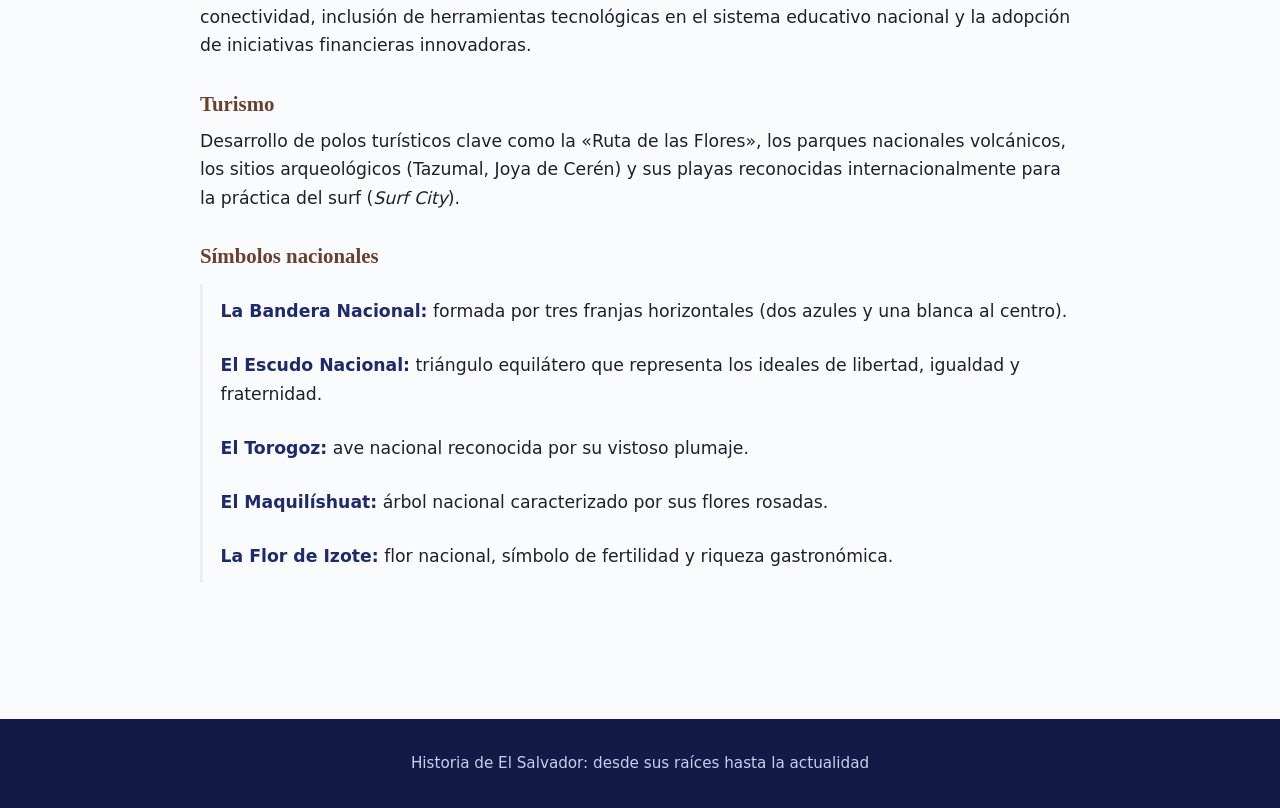
<file: iniciosv.html>
<!DOCTYPE html>
<html lang="es">
<head>
<meta charset="UTF-8">
<meta name="viewport" content="width=device-width, initial-scale=1.0">
<meta name="robots" content="noindex, nofollow">


<style>
/* ==================================================
   1. VARIABLES Y CONFIGURACIÓN GENERAL
================================================== */
:root {
  --anil: #1d2a6b;
  --osc: #121a45;
  --ceniza: #eceef3;
  --papel: #fafbfd;
  --tinta: #1c2030;
  --maiz: #e9b824;
  --barro: #6b3f2e;
}

* {
  box-sizing: border-box;
}

html {
  scroll-behavior: smooth;
  scroll-padding-top: 85px;
}

body {
  margin: 0;
  font: 1.08rem/1.65 "Source Sans 3", system-ui, sans-serif;
  color: var(--tinta);
  background: var(--papel);
  overflow-wrap: break-word;
}

a {
  color: inherit;
}

button,
a {
  -webkit-tap-highlight-color: transparent;
}

*:focus-visible {
  outline: 3px solid var(--maiz);
  outline-offset: 3px;
}

h1,
h2,
h3 {
  font-family: Fraunces, Georgia, serif;
  line-height: 1.15;
  margin: 0;
}

img,
svg {
  max-width: 100%;
}

/* ==================================================
   2. MENÚ PRINCIPAL
   Compatible con <header class="header">
================================================== */
.header {
  position: sticky;
  top: 0;
  z-index: 1000;
  width: 100%;
  min-width: 0;
  display: flex;
  align-items: center;
  justify-content: space-between;
  gap: 20px;
  padding: 12px clamp(16px, 4vw, 55px);
  background: rgba(255, 255, 255, 0.97);
  border-bottom: 1px solid rgba(29, 42, 107, 0.12);
  box-shadow: 0 3px 14px rgba(18, 26, 69, 0.06);
  font-family: "Source Sans 3", system-ui, sans-serif;
}

/* Marca del portal */
.header .brand {
  display: flex;
  align-items: center;
  gap: 11px;
  min-width: 0;
  flex-shrink: 0;
  color: var(--osc);
  text-decoration: none;
}

.header .brand-text {
  display: flex;
  flex-direction: column;
  line-height: 1.25;
}

.header .brand strong {
  font-size: clamp(16px, 1.6vw, 21px);
  font-weight: 800;
  letter-spacing: -0.4px;
}

.header .brand small {
  margin-top: 3px;
  font-size: 11px;
  line-height: 1.3;
  color: #596174;
}

/* Bandera de El Salvador */
.header .flag {
  display: flex;
  flex-direction: column;
  flex-shrink: 0;
  width: 46px;
  height: 30px;
  overflow: hidden;
  border: 1px solid rgba(29, 42, 107, 0.12);
  border-radius: 4px;
  box-shadow: 0 2px 5px rgba(0, 0, 0, 0.08);
}

.header .flag span {
  display: block;
  flex: 1;
  width: 100%;
}

.header .flag span:nth-child(1),
.header .flag span:nth-child(3) {
  background: #0047ab;
}

.header .flag span:nth-child(2) {
  background: #fff;
}

/* Enlaces de escritorio */
.header .nav {
  display: flex;
  align-items: center;
  justify-content: flex-end;
  gap: clamp(10px, 1.5vw, 22px);
  min-width: 0;
}

.header .nav a {
  position: relative;
  display: inline-flex;
  align-items: center;
  padding: 10px 0;
  color: var(--osc);
  font-size: 12px;
  font-weight: 700;
  text-decoration: none;
  white-space: nowrap;
  transition: color 0.25s ease;
}

/* Línea animada debajo de los enlaces */
.header .nav a::after {
  content: "";
  position: absolute;
  right: 0;
  bottom: 4px;
  left: 0;
  height: 2px;
  border-radius: 5px;
  background: var(--maiz);
  transform: scaleX(0);
  transform-origin: right;
  transition: transform 0.25s ease;
}

.header .nav a:hover,
.header .nav a:focus-visible {
  color: var(--anil);
}

.header .nav a:hover::after,
.header .nav a:focus-visible::after {
  transform: scaleX(1);
  transform-origin: left;
}

/* Botón móvil: oculto en escritorio */
.header .toggle {
  display: none;
  align-items: center;
  justify-content: center;
  flex-shrink: 0;
  width: 43px;
  height: 43px;
  padding: 0;
  border: 1px solid rgba(29, 42, 107, 0.18);
  border-radius: 11px;
  background: #f1f3fa;
  color: var(--osc);
  font-family: system-ui, sans-serif;
  font-size: 25px;
  line-height: 1;
  cursor: pointer;
  transition: background 0.2s ease, color 0.2s ease;
}

.header .toggle:hover {
  background: var(--anil);
  color: #fff;
}

/* ==================================================
   3. PORTADA DE HISTORIA
================================================== */
.portada {
  background: var(--osc);
  color: #fff;
  padding: clamp(3rem, 10vw, 7rem) 1.5rem 0;
}

.portada .in {
  max-width: 62rem;
  margin: 0 auto;
  padding-bottom: 4rem;
}

.portada h1 {
  max-width: 15ch;
  font-size: clamp(2.5rem, 8vw, 5.5rem);
  font-weight: 800;
  letter-spacing: -0.02em;
}

.portada p {
  max-width: 34rem;
  margin: 1.4rem 0 0;
  font-size: 1.2rem;
  color: #c9cfee;
}

.volcanes {
  display: block;
  width: 100%;
  height: auto;
}

.volcanes path {
  fill: var(--anil);
}

.volcanes path:last-child {
  fill: var(--papel);
}

/* ==================================================
   4. CONTENIDO PRINCIPAL
================================================== */
.wrap {
  display: block;
  width: 100%;
  max-width: 58rem;
  margin: 0 auto;
  padding: 0 1.5rem;
}

main {
  display: block;
  width: 100%;
  max-width: 100%;
  padding: 2rem 0 5rem;
}

section {
  padding-top: 2.5rem;
  margin-bottom: 3.5rem;
  border-top: 3px solid var(--anil);
  scroll-margin-top: 90px;
}

h2 {
  color: var(--anil);
  font-size: clamp(1.8rem, 4vw, 2.5rem);
  font-weight: 800;
}

h3 {
  margin: 2rem 0 0.5rem;
  color: var(--barro);
  font-size: 1.3rem;
  font-weight: 600;
}

p {
  margin: 0.7rem 0;
}

/* Fechas destacadas */
.fecha {
  display: inline-block;
  margin-right: 0.4rem;
  padding: 0.1rem 0.6rem;
  border-radius: 2rem;
  background: var(--maiz);
  color: var(--osc);
  font-size: 0.9rem;
  font-weight: 600;
}

/* Línea de tiempo */
.linea {
  list-style: none;
  margin: 1.5rem 0 0;
  padding: 0 0 0 1.4rem;
  border-left: 3px solid var(--anil);
}

.linea li {
  position: relative;
  padding: 0.35rem 0;
}

.linea li::before {
  content: "";
  position: absolute;
  top: 0.85rem;
  left: -1.95rem;
  width: 0.7rem;
  height: 0.7rem;
  border: 2px solid var(--anil);
  border-radius: 50%;
  background: var(--maiz);
}

.linea a {
  text-decoration: none;
}

.linea a:hover {
  text-decoration: underline;
  text-decoration-color: var(--maiz);
  text-underline-offset: 3px;
}

.linea b {
  color: var(--anil);
}

/* Símbolos nacionales */
.simbolos {
  list-style: none;
  margin: 1rem 0;
  padding: 0;
}

.simbolos li {
  padding: 0.8rem 0 0.8rem 1.1rem;
  border-left: 3px solid var(--ceniza);
  transition: border-color 0.2s ease;
}

.simbolos li:hover {
  border-left-color: var(--maiz);
}

.simbolos strong {
  color: var(--anil);
}

/* ==================================================
   5. PIE DE PÁGINA
================================================== */
footer {
  padding: 2rem 1rem;
  background: var(--osc);
  color: #c9cfee;
  font-size: 0.95rem;
  text-align: center;
}

/* ==================================================
   6. MENÚ RESPONSIVE PARA TABLET Y MÓVIL
================================================== */
@media (max-width: 1000px) {
  .header {
    gap: 12px;
    padding-right: 20px;
    padding-left: 20px;
  }

  .header .nav {
    gap: 12px;
  }

  .header .nav a {
    font-size: 11px;
  }
}

@media (max-width: 800px) {
  .header {
    position: sticky;
    flex-wrap: wrap;
    gap: 10px;
    padding: 10px 16px;
  }

  .header .brand {
    flex: 1;
    gap: 9px;
  }

  .header .brand strong {
    font-size: 18px;
  }

  .header .brand small {
    font-size: 10px;
  }

  .header .flag {
    width: 42px;
    height: 28px;
  }

  .header .toggle {
    display: inline-flex;
  }

  /* Menú desplegable */
  .header .nav {
    display: none;
    position: absolute;
    top: 100%;
    right: 0;
    left: 0;
    z-index: 1001;
    flex-direction: column;
    align-items: stretch;
    gap: 0;
    width: 100%;
    padding: 8px 20px 14px;
    border-top: 1px solid #e5e9f2;
    border-bottom: 3px solid var(--maiz);
    border-radius: 0 0 14px 14px;
    background: #fff;
    box-shadow: 0 14px 28px rgba(18, 26, 69, 0.14);
  }

  /* Esta clase la activa el JavaScript */
  .header .nav.open {
    display: flex;
  }

  .header .nav a {
    display: block;
    width: 100%;
    padding: 12px 4px;
    border-bottom: 1px solid #eceef3;
    color: var(--osc);
    font-size: 14px;
    white-space: normal;
  }

  .header .nav a:last-child {
    border-bottom: 0;
  }

  .header .nav a::after {
    display: none;
  }

  .header .nav a:hover {
    color: var(--anil);
    background: #f5f6fb;
  }

  .portada {
    padding-top: 4rem;
  }
}

/* ==================================================
   7. ACCESIBILIDAD
================================================== */
@media (prefers-reduced-motion: reduce) {
  html {
    scroll-behavior: auto;
  }

  *,
  *::before,
  *::after {
    scroll-behavior: auto !important;
    transition-duration: 0.01ms !important;
    animation-duration: 0.01ms !important;
  }
}
</style>


</head>
<body>

<!-- ==================================================
       3. ENCABEZADO, BANDERA Y MENÚ DE NAVEGACIÓN
       El JavaScript controla el menú móvil y la transparencia.
  =================================================== -->
  <header class="header">

    <!-- Marca del portal: bandera y nombre -->
    <a href="#sv-inicio" class="brand" aria-label="Inicio de El Salvador">

      <div class="flag" role="img" aria-label="Bandera de El Salvador">
        <span></span>
        <span></span>
        <span></span>
      </div>

      <span class="brand-text">
        <strong>EL SALVADOR</strong>
        <small>Un país de cultura y oportunidades</small>
      </span>

    </a>

    <!-- Botón para abrir y cerrar el menú en móviles -->
    <button
      class="toggle"
      id="sv-toggle"
      type="button"
      aria-label="Abrir menú"
      aria-controls="sv-nav"
      aria-expanded="false"
    >☰</button>

    <!-- Enlaces principales del portal -->
<nav class="nav" id="sv-nav" aria-label="Menú principal">
  <a href="index.html">Inicio</a>
  <a href="iniciosv.html">Explora el país</a>
  <a href="Cultura_ElSalvador_G5_unico.html">Cultura</a>
  <a href="lugares_turisticos.html">Turismo</a>
  <a href="educacionydeporte.html">Educación y Deporte</a>
  <a href="Tecnologia.html">Tecnología</a>
</nav>

  </header>

<header class="portada">
  <div class="in">
    <h1>Historia de El Salvador</h1>
    <p>Desde sus raíces hasta la actualidad: un relato de trabajo, superación y diversidad.</p>
  </div>
  <svg class="volcanes" viewBox="0 0 1200 140" preserveAspectRatio="none" aria-hidden="true">
    <path d="M0 140V95L120 60l70 30 110-55 100 60 90-30 130 70 120-80 150 90 90-40 120 60V140z"/>
    <path d="M0 140V115l160-35 110 40 140-45 130 45 170-55 140 50 150-30 200 45V140z"/>
  </svg>
</header>

<div class="wrap">
<main>
    <section id="introduccion">
      <h2>Introducción</h2>
      <p>El Salvador, conocido popularmente como el «Pulgarcito de América», es una nación con una profunda riqueza histórica, cultural y humana. A pesar de ser el territorio con menor extensión geográfica en América Central, su ubicación estratégica frente al Océano Pacífico, su imponente paisaje volcánico y la calidez y capacidad de resiliencia de su gente han moldeado una identidad única. Desde las complejas civilizaciones prehispánicas hasta su constante transformación moderna, la historia de El Salvador es un relato vibrante de trabajo, superación y diversidad.</p>
      <h3>Fechas clave</h3>
      <ol class="linea">
        <li><a href="#colonia"><b>1524</b> Pedro de Alvarado ingresa al territorio</a></li>
        <li><a href="#colonia"><b>1525</b> Fundación de la Villa de San Salvador</a></li>
        <li><a href="#independencia"><b>1811</b> Primer Grito de Independencia</a></li>
        <li><a href="#independencia"><b>1821</b> Acta de Independencia</a></li>
        <li><a href="#formacion"><b>1841</b> Constitución del Estado soberano</a></li>
        <li><a href="#siglo-xx"><b>1931</b> Gobiernos militares y levantamiento de 1932</a></li>
        <li><a href="#siglo-xx"><b>1969</b> Conflicto fronterizo con Honduras</a></li>
        <li><a href="#siglo-xx"><b>1980–1992</b> Guerra Civil y Acuerdos de Paz</a></li>
      </ol>
    </section>

    <section id="originarios">
      <h2>Pueblos originarios</h2>
      <h3>Pipiles / Nahuas</h3>
      <p>Asentados principalmente en las zonas occidental y central del país, constituyeron el Señorío de Cuzcatlán. Poseían una estructura social bien definida, una economía centrada en el cultivo del maíz, el frijol y el cacao (utilizado también como moneda), y un avanzado conocimiento astronómico y agrícola.</p>
      <h3>Lencas</h3>
      <p>Habitaron predominantemente en la región oriental del territorio, al este del río Lempa. Desarrollaron sus propias formas de organización comunitaria, tradiciones lingüísticas y una distinguida producción alfarera y artesanal.</p>
      <h3>Kakawiras (Cakaopera)</h3>
      <p>Ubicados en lo que hoy es el departamento de Morazán, este grupo conservó rasgos culturales y lingüísticos propios, legando una rica tradición oral y comunitaria que aún se resguarda en la zona.</p>
      <h3>Organización y cultura prehispánica</h3>
      <p>Las sociedades indígenas compartían una cosmovisión estrechamente vinculada con la naturaleza y los ciclos agrícolas. Rendían culto a deidades mesoamericanas como Tláloc y Quetzalcóatl, practicaban el trueque comercial entre regiones y mantenían una estructura política encabezada por caciques y consejos de ancianos.</p>
    </section>

    <section id="colonia">
      <h2>Época colonial</h2>
      <h3><span class="fecha">1524</span>Llegada de los españoles</h3>
      <p>Las expediciones dirigidas por Pedro de Alvarado ingresaron al territorio procedentes de Guatemala, encontrando una tenaz resistencia por parte de los guerreros indígenas en batallas históricas como la de Acajutla y Tacuzcalco.</p>
      <h3><span class="fecha">1525–1528</span>Proceso de conquista</h3>
      <p>Tras intensos enfrentamientos militares y la fundación de la Villa de San Salvador en 1525 (consolidada definitivamente en 1528), la corona española logró imponer su dominio político y administrativo sobre las poblaciones nativas.</p>
      <h3>Organización colonial</h3>
      <p>El territorio quedó incorporado a la Capitanía General de Guatemala. La economía colonial se basó inicialmente en la extracción del cacao y, más adelante, en la producción a gran escala del añil (<em>indigo</em>), un tinte natural altamente codiciado en Europa. La mano de obra indígena fue organizada bajo esquemas de encomiendas y reducciones.</p>
    </section>

    <section id="independencia">
      <h2>Independencia</h2>
      <h3><span class="fecha">1821</span>Proceso de independencia</h3>
      <p>A raíz de eventos precursores como el Primer Grito de Independencia en 1811 y las tensiones políticas en la Capitanía General, próceres e intelectuales centroamericanos firmaron el Acta de Independencia el 15 de septiembre de 1821 en la Ciudad de Guatemala, rompiendo los lazos de dependencia con la corona española.</p>
      <h3>Cambios tras la independencia</h3>
      <p>Los primeros años independientes estuvieron marcados por la inestabilidad. San Salvador lideró la resistencia frente al intento de anexión al Imperio Mexicano de Agustín de Iturbide y, posteriormente, se integró a la República Federal de Centroamérica, la cual se disolvió hacia 1838 por conflictos políticos e ideológicos internos.</p>
    </section>

    <section id="formacion">
      <h2>Formación de El Salvador</h2>
      <h3>Evolución del territorio</h3>
      <p>Con la fragmentación de la Federación Centroamericana, El Salvador delimitó progresivamente sus fronteras geográficas, asentándose entre el río Paz, el Golfo de Fonseca, el Océano Pacífico y las cordilleras del norte.</p>
      <h3><span class="fecha">1841</span>Organización como Estado y República</h3>
      <p>Se promulgó la constitución que formalizó a El Salvador como un Estado soberano e independiente, asumiendo décadas más tarde la condición definitiva de República. En este período se comenzaron a estructurar los poderes del Estado (Ejecutivo, Legislativo y Judicial) y sus primeras instituciones públicas.</p>
    </section>

    <section id="siglo-xx">
      <h2>El Salvador en el siglo XX</h2>
      <h3>Principales acontecimientos</h3>
      <p>El siglo XX estuvo dominado por importantes giros sociopolíticos: la consolidación de los gobiernos militares a partir de 1931, el levantamiento campesino e indígena de 1932, el conflicto fronterizo de 1969 con Honduras y la Guerra Civil (1980–1992). Esta última concluyó mediante el diálogo con la firma de los Acuerdos de Paz de Chapultepec en 1992, abriendo una nueva era democrática.</p>
      <h3>Cambios económicos y sociales</h3>
      <p>La economía pasó del modelo agroexportador basado en el café, el algodón y la caña de azúcar a una economía más diversificada en la que cobraron relevancia la industria, el comercio de servicios y las remesas familiares procedentes de la diáspora.</p>
    </section>

    <section id="actual">
      <h2>El Salvador actual</h2>
      <h3>Cultura</h3>
      <p>Una vibrante mezcla de raíces indígenas y mestizas manifestada en la gastronomía (con la pupusa como plato nacional), la artesanía (barro negro de Guatajiagua, madera pintada de La Palma, telares de San Sebastián), la literatura y festividades patronales llenas de color y fe.</p>
      <h3>Economía</h3>
      <p>Caracterizada por un dinámico sector de servicios y comercio, producción manufacturera, agroindustria y la integración económica de la comunidad salvadoreña en el exterior a través de las remesas y la inversión.</p>
      <h3>Tecnología</h3>
      <p>Enfoque en la modernización digital de los servicios públicos, expansión de la infraestructura de conectividad, inclusión de herramientas tecnológicas en el sistema educativo nacional y la adopción de iniciativas financieras innovadoras.</p>
      <h3>Turismo</h3>
      <p>Desarrollo de polos turísticos clave como la «Ruta de las Flores», los parques nacionales volcánicos, los sitios arqueológicos (Tazumal, Joya de Cerén) y sus playas reconocidas internacionalmente para la práctica del surf (<em>Surf City</em>).</p>
      <h3>Símbolos nacionales</h3>
      <ul class="simbolos">
        <li><strong>La Bandera Nacional:</strong> formada por tres franjas horizontales (dos azules y una blanca al centro).</li>
        <li><strong>El Escudo Nacional:</strong> triángulo equilátero que representa los ideales de libertad, igualdad y fraternidad.</li>
        <li><strong>El Torogoz:</strong> ave nacional reconocida por su vistoso plumaje.</li>
        <li><strong>El Maquilíshuat:</strong> árbol nacional caracterizado por sus flores rosadas.</li>
        <li><strong>La Flor de Izote:</strong> flor nacional, símbolo de fertilidad y riqueza gastronómica.</li>
      </ul>
    </section>
  </main>
</div>

<footer>Historia de El Salvador: desde sus raíces hasta la actualidad</footer>

<!-- FUNCIONAMIENTO DEL MENÚ MÓVIL -->


<script>
(function () {
  "use strict";

  function initMenu() {
    // Buscar directamente el menú, sin depender de #portal-sv
    const header = document.querySelector(".header");
    if (!header || header.dataset.menuReady === "true") return;

    const button = header.querySelector("#sv-toggle");
    const nav = header.querySelector("#sv-nav");

    if (!button || !nav) {
      console.warn("No se encontró el botón o la navegación del menú.");
      return;
    }

    header.dataset.menuReady = "true";

    // Actualizar el aspecto del encabezado al desplazarse
    function updateHeader() {
      header.classList.toggle("scrolled", window.scrollY > 30);
    }

    window.addEventListener("scroll", updateHeader, {
      passive: true
    });

    updateHeader();

    // Abrir o cerrar el menú
    function setMenu(open) {
      nav.classList.toggle("open", open);

      button.setAttribute("aria-expanded", String(open));
      button.setAttribute(
        "aria-label",
        open ? "Cerrar menú" : "Abrir menú"
      );

      button.textContent = open ? "✕" : "☰";
    }

    button.addEventListener("click", function () {
      const isOpen = nav.classList.contains("open");
      setMenu(!isOpen);
    });

    // Cerrar al pulsar un enlace
    nav.querySelectorAll("a").forEach(function (link) {
      link.addEventListener("click", function () {
        setMenu(false);
      });
    });

    // Cerrar con Escape
    document.addEventListener("keydown", function (event) {
      if (event.key === "Escape") {
        setMenu(false);
      }
    });

    // Cerrar al regresar al diseño de escritorio
    window.addEventListener("resize", function () {
      if (window.innerWidth > 800) {
        setMenu(false);
      }
    });

    console.log("Menú de El Salvador inicializado correctamente.");
  }

  // Funciona aunque el script se ejecute antes de terminar de cargar el HTML
  if (document.readyState === "loading") {
    document.addEventListener("DOMContentLoaded", initMenu);
  } else {
    initMenu();
  }
})();
</script>



</body>
</html>
</file>
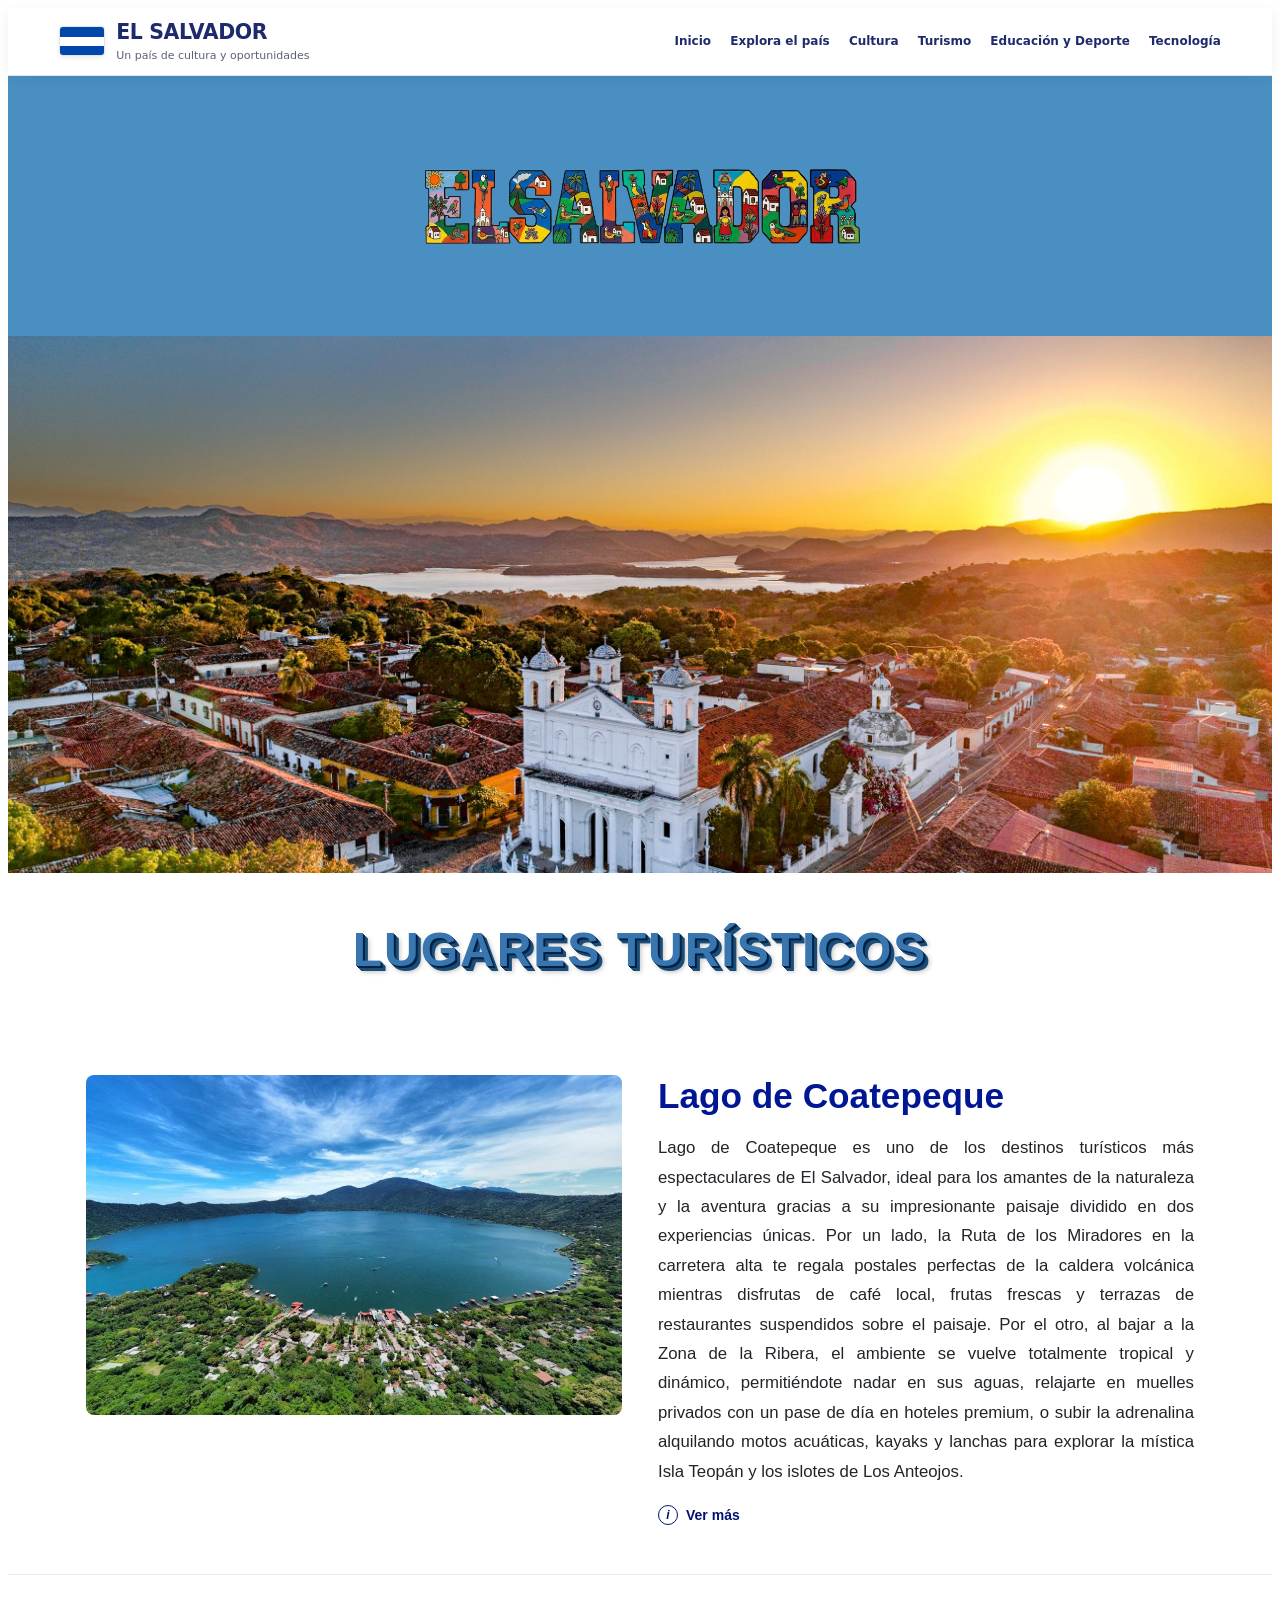
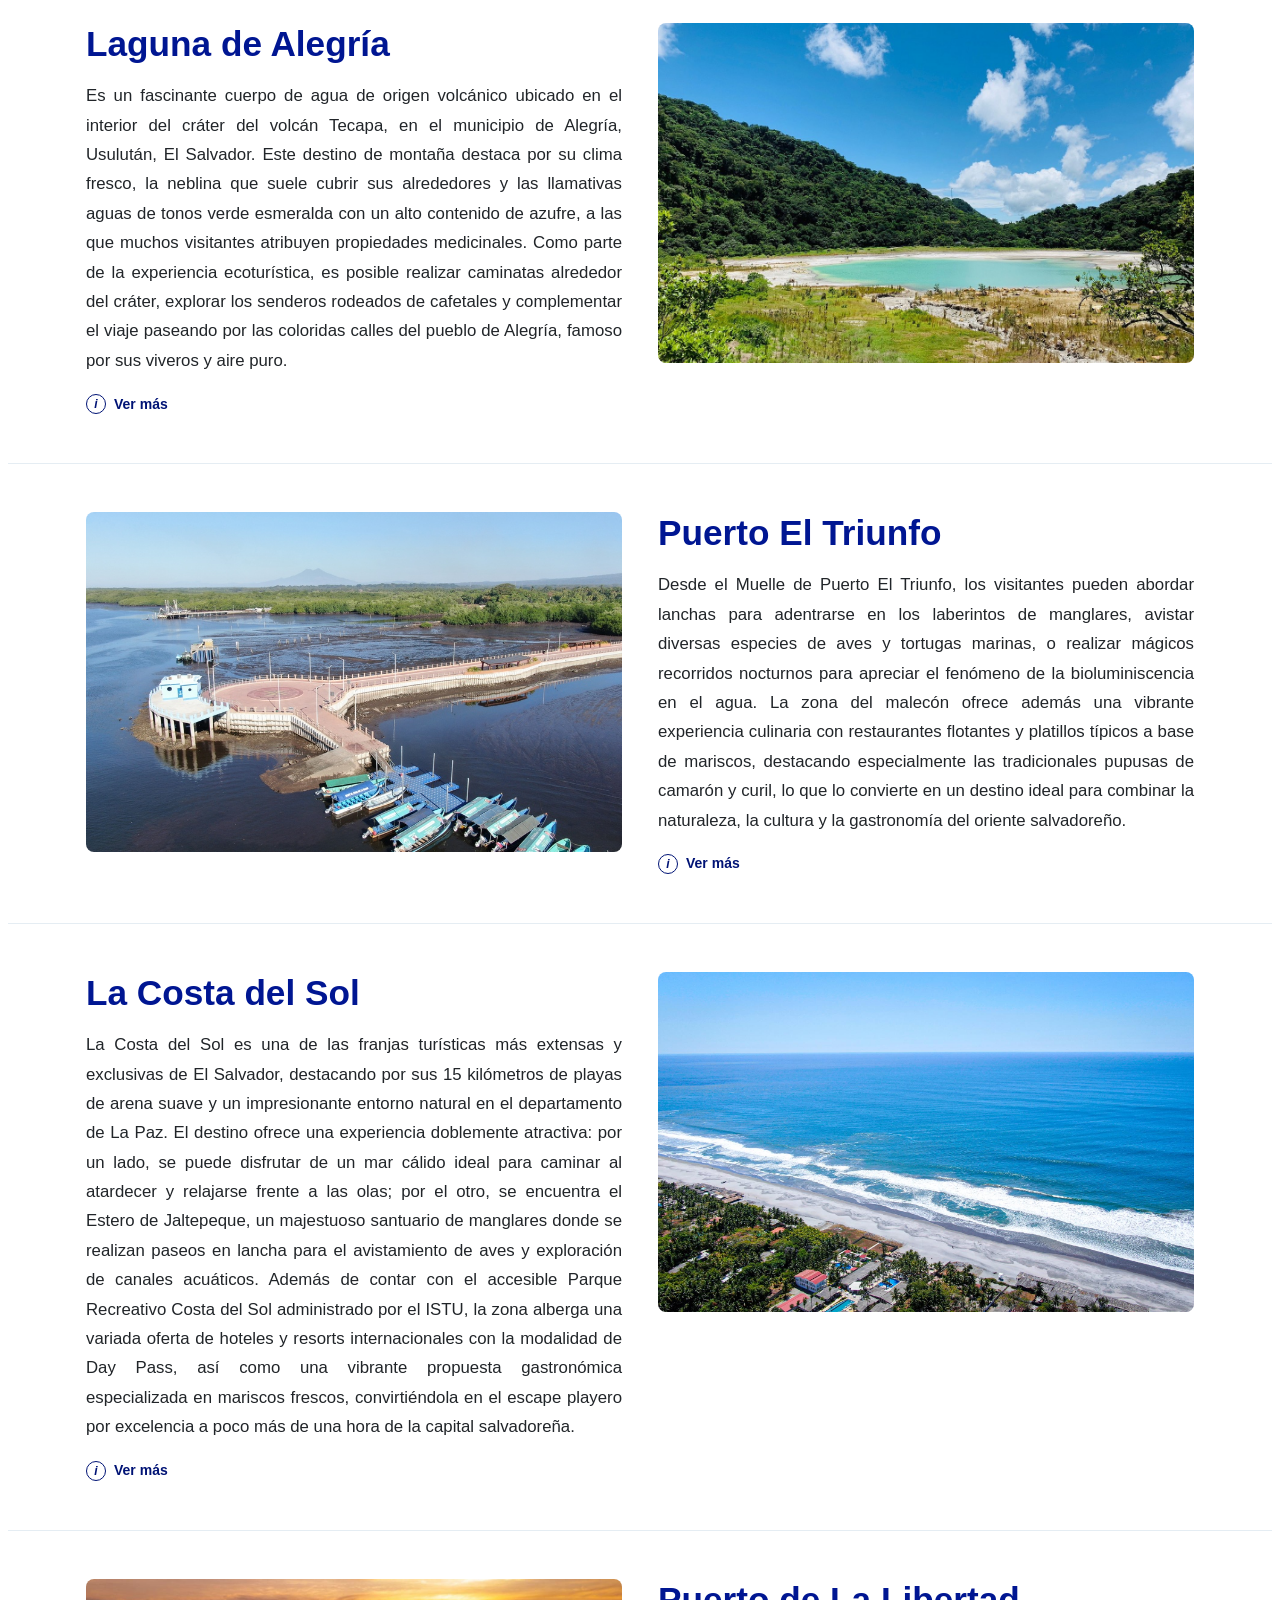
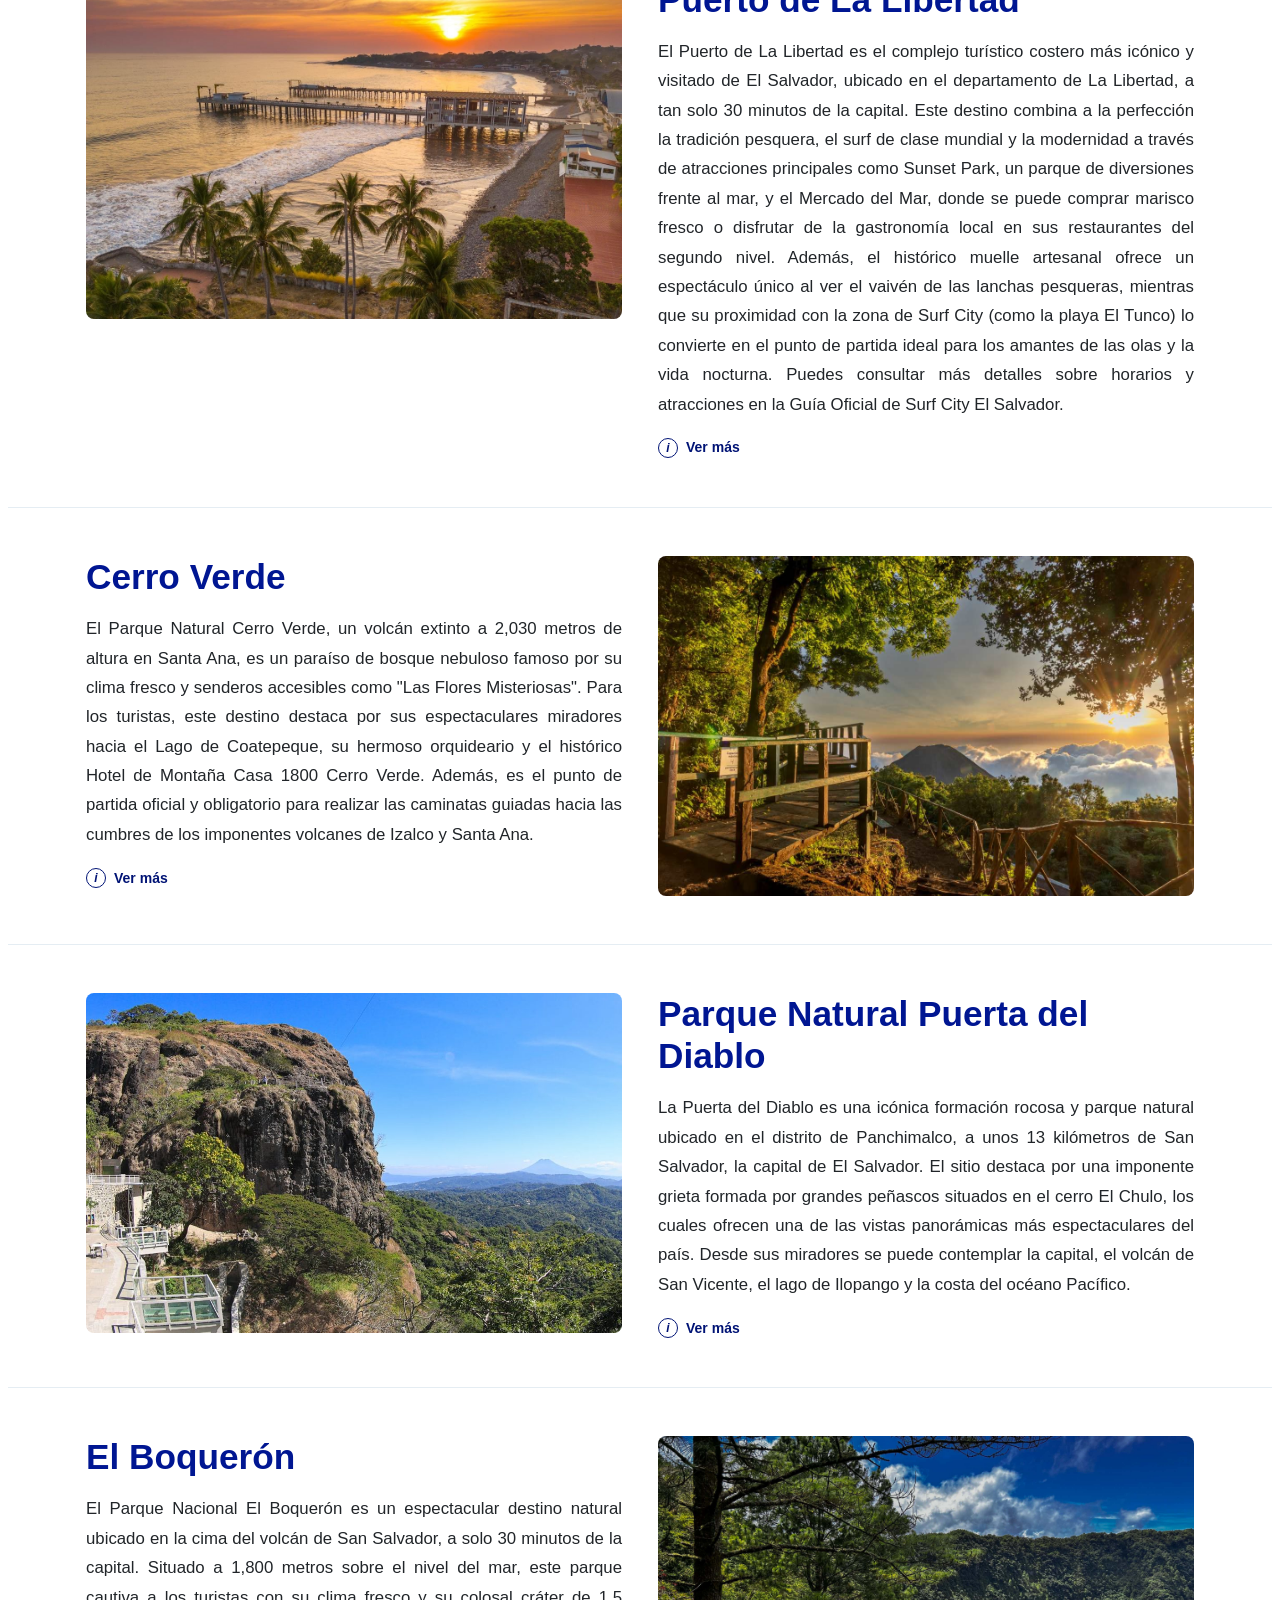
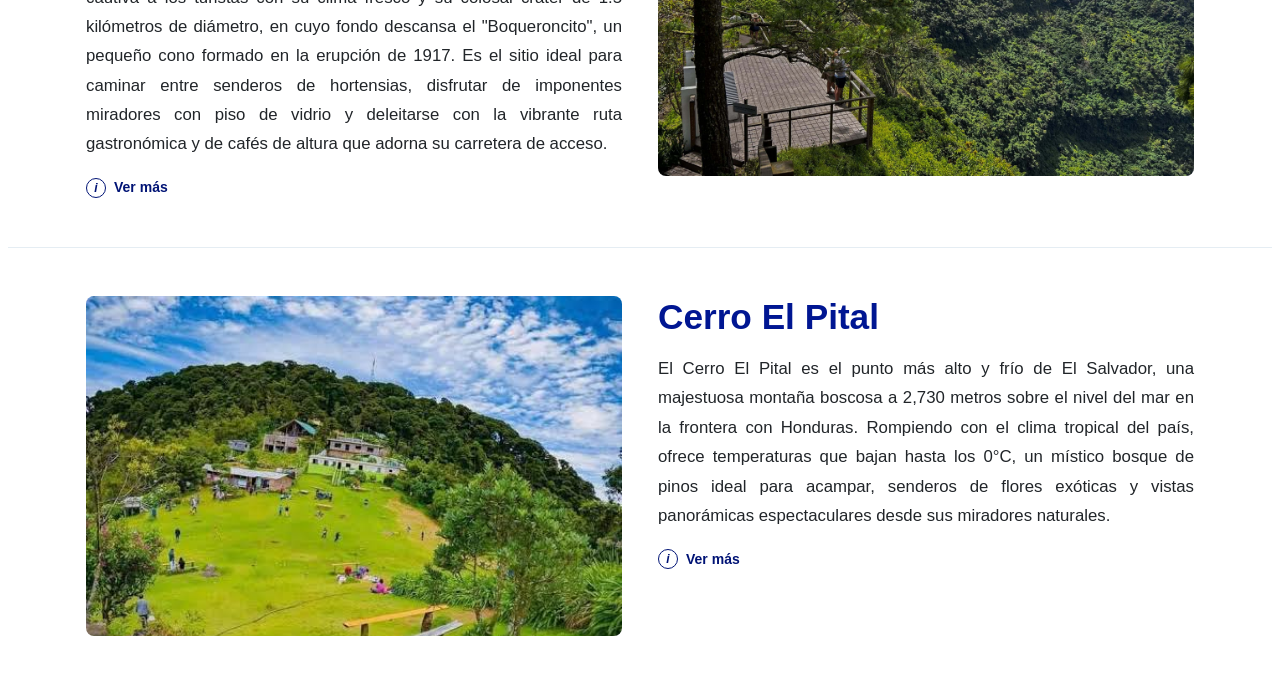
<file: lugares_turisticos.html>
<!DOCTYPE html>
<html lang="es">
<head>
  

<!-- Configuración de la página turística -->
<meta charset="UTF-8">
<meta name="viewport" content="width=device-width, initial-scale=1.0">
<meta name="theme-color" content="#498fc1">
<title>Lugares Turísticos de El Salvador</title>


  <style>

/* ==================================================
   1. MENÚ PRINCIPAL DEL PORTAL
================================================== */

.header {
  position: sticky;
  top: 0;
  z-index: 1000;
  display: flex;
  align-items: center;
  justify-content: space-between;
  gap: 20px;
  width: 100%;
  min-width: 0;
  padding: 12px clamp(16px, 4vw, 55px);
  background: rgba(255,255,255,.97);
  border-bottom: 1px solid rgba(29,42,107,.12);
  box-shadow: 0 3px 14px rgba(18,26,69,.06);
  font-family: "Source Sans 3", system-ui, sans-serif;
  box-sizing: border-box;
}

.header *,
.header *::before,
.header *::after {
  box-sizing: border-box;
}

.header .brand {
  display: flex;
  align-items: center;
  gap: 11px;
  min-width: 0;
  flex-shrink: 0;
  color: var(--osc, #1d2a6b);
  text-decoration: none;
}

.header .brand-text {
  display: flex;
  flex-direction: column;
  line-height: 1.25;
}

.header .brand strong {
  font-size: clamp(16px,1.6vw,21px);
  font-weight: 800;
  letter-spacing: -.4px;
}

.header .brand small {
  margin-top: 3px;
  color: #596174;
  font-size: 11px;
  line-height: 1.3;
}

.header .flag {
  display: flex;
  flex-direction: column;
  flex-shrink: 0;
  width: 46px;
  height: 30px;
  overflow: hidden;
  border: 1px solid rgba(29,42,107,.12);
  border-radius: 4px;
  box-shadow: 0 2px 5px rgba(0,0,0,.08);
}

.header .flag span {
  display: block;
  flex: 1;
  width: 100%;
}

.header .flag span:nth-child(1),
.header .flag span:nth-child(3) {
  background: #0047ab;
}

.header .flag span:nth-child(2) {
  background: #fff;
}

.header .nav {
  display: flex;
  align-items: center;
  justify-content: flex-end;
  gap: clamp(10px,1.5vw,22px);
  min-width: 0;
}

.header .nav a {
  position: relative;
  display: inline-flex;
  align-items: center;
  padding: 10px 0;
  color: var(--osc, #1d2a6b);
  font-size: 12px;
  font-weight: 700;
  text-decoration: none;
  white-space: nowrap;
  transition: color .25s ease;
}

.header .nav a::after {
  content: "";
  position: absolute;
  right: 0;
  bottom: 4px;
  left: 0;
  height: 2px;
  border-radius: 5px;
  background: var(--maiz, #f2c500);
  transform: scaleX(0);
  transform-origin: right;
  transition: transform .25s ease;
}

.header .nav a:hover,
.header .nav a:focus-visible {
  color: var(--anil, #0047ab);
}

.header .nav a:hover::after,
.header .nav a:focus-visible::after {
  transform: scaleX(1);
  transform-origin: left;
}

.header .toggle {
  display: none;
  align-items: center;
  justify-content: center;
  flex-shrink: 0;
  width: 43px;
  height: 43px;
  padding: 0;
  border: 1px solid rgba(29,42,107,.18);
  border-radius: 11px;
  background: #f1f3fa;
  color: var(--osc, #1d2a6b);
  font: 25px/1 system-ui, sans-serif;
  cursor: pointer;
}

.header .toggle:hover {
  background: var(--anil, #0047ab);
  color: #fff;
}

/* Menú adaptable para móviles */
@media (max-width: 900px) {
  .header {
    gap: 12px;
    padding: 10px 16px;
  }

  .header .toggle {
    display: inline-flex;
  }

  .header .nav {
    display: none;
    position: absolute;
    top: 100%;
    right: 0;
    left: 0;
    flex-direction: column;
    align-items: stretch;
    gap: 0;
    padding: 8px 20px 16px;
    background: #fff;
    border-bottom: 2px solid #168bd2;
    box-shadow: 0 12px 24px rgba(0,0,0,.12);
  }

  .header .nav.open {
    display: flex;
  }

  .header .nav a {
    display: flex;
    padding: 13px 4px;
    white-space: normal;
    border-bottom: 1px solid #eaf0f7;
  }

  .header .nav a::after {
    display: none;
  }
}

@media (max-width: 420px) {
  .header .brand {
    gap: 8px;
  }

  .header .flag {
    width: 38px;
    height: 25px;
  }

  .header .brand strong {
    font-size: 16px;
  }

  .header .brand small {
    font-size: 9px;
  }
}

    /* ==================================================
       1. ESTILOS AISLADOS DE ESTA SUBPÁGINA
    ================================================== */

    .sv-destinos,
    .sv-destinos *,
    .sv-destinos *::before,
    .sv-destinos *::after {
      box-sizing: border-box;
    }

    .sv-destinos {
      width: 100%;
      margin: 0;
      color: #212529;
      background: #fff;
      font-family: "Segoe UI", Roboto, Helvetica, Arial, sans-serif;
      font-size: 1rem;
      line-height: 1.5;
      overflow-wrap: break-word;
    }

    .sv-destinos img {
      max-width: 100%;
      height: auto;
    }

    .sv-destinos a {
      color: inherit;
    }

    /* ==================================================
       2. CONTENEDOR GENERAL
    ================================================== */

    .sv-destinos .contenedor {
      width: 100%;
      max-width: 1140px;
      margin: 0 auto;
      padding: 0 16px;
    }

  
/* ==================================================
   3. CABECERA AZUL Y LOGOTIPO
================================================== */

.sv-destinos .cabecera-azul-fija {
  position: relative;
  width: 100%;
  min-height: clamp(180px, 22vw, 260px);
  display: flex;
  align-items: center;
  justify-content: center;
  padding: 24px 20px;
  overflow: hidden;
  background: #498fc1;
  text-align: center;
}

.sv-destinos .container-logo-sticky {
  display: flex;
  align-items: center;
  justify-content: center;
  width: 100%;
  max-width: 1140px;
  margin: 0 auto;
}

.sv-destinos .container-logo-sticky a {
  display: flex;
  align-items: center;
  justify-content: center;
  width: 100%;
  text-decoration: none;
}

.sv-destinos .logo-imagen-animada {
  display: block;
  width: min(100%, 540px);
  max-height: 150px;
  height: auto;
  margin: 0 auto;
  object-fit: contain;
  transition: transform .3s ease;
}

.sv-destinos .logo-imagen-animada:hover {
  transform: scale(1.02);
}

/* Cabecera en móviles */
@media (max-width: 575px) {
  .sv-destinos .cabecera-azul-fija {
    min-height: 145px;
    padding: 20px 16px;
  }

  .sv-destinos .logo-imagen-animada {
    width: min(100%, 380px);
    max-height: 105px;
  }
}


    /* ==================================================
       4. BANNER PRINCIPAL
    ================================================== */

    .sv-destinos .banner-portada {
      display: block;
      width: 100%;
      height: clamp(220px, 42vw, 600px);
      object-fit: cover;
      object-position: center;
    }

    /* ==================================================
       5. TÍTULO DE LA PÁGINA
    ================================================== */

    .sv-destinos .contenedor-titulo {
      margin: clamp(28px, 5vw, 48px) 0;
      padding: 0 16px;
      text-align: center;
    }

    .sv-destinos .titulo-seccion {
      margin: 0;
      color: #3976af;
      font-family: "Arial Black", Impact, sans-serif;
      font-size: clamp(2rem, 5vw, 3rem);
      font-weight: 900;
      line-height: 1.2;
      letter-spacing: 2px;
      text-transform: uppercase;
      text-shadow:
        1px 1px 0 #002244,
        2px 2px 0 #002244,
        3px 3px 0 #1b4d78,
        4px 4px 0 #1b4d78,
        5px 5px 0 #1b4d78,
        6px 6px 5px rgba(0, 0, 0, 0.25);
      transition: transform 0.3s ease, text-shadow 0.3s ease;
    }

    @media (hover: hover) {
      .sv-destinos .titulo-seccion:hover {
        transform: translate(2px, 2px);
        text-shadow:
          1px 1px 0 #002244,
          2px 2px 0 #1b4d78,
          3px 3px 4px rgba(0, 0, 0, 0.2);
      }
    }

    /* ==================================================
       6. SECCIONES DE DESTINOS
    ================================================== */

    .sv-destinos .destino {
      padding: clamp(24px, 4vw, 48px) 0;
    }

    .sv-destinos .destino + .destino {
      border-top: 1px solid #e5edf3;
    }

    .sv-destinos .destino-grid {
      display: grid;
      grid-template-columns: minmax(0, 1fr);
      align-items: start;
      gap: clamp(22px, 3vw, 36px);
    }

    /* Imagen de cada destino */

    .sv-destinos .img-destino {
      display: block;
      width: 100%;
      height: clamp(230px, 32vw, 340px);
      object-fit: cover;
      object-position: center;
      border-radius: 8px;
      background: #eef3f6;
    }

    /* Texto de cada destino */

    .sv-destinos .destino-texto {
      min-width: 0;
    }

    .sv-destinos .destino-texto h2 {
      margin: 0 0 16px;
      color: #001692;
      font-size: clamp(1.65rem, 3vw, 2.2rem);
      font-weight: 700;
      line-height: 1.2;
      overflow-wrap: break-word;
    }

    .sv-destinos .destino-texto p {
      margin: 0 0 16px;
      color: #212529;
      font-size: 1.05rem;
      line-height: 1.75;
      text-align: justify;
    }

    /* ==================================================
       7. BOTÓN VER MÁS / VER MENOS
    ================================================== */

    .sv-destinos .ver-mas {
      margin-top: 10px;
    }

    .sv-destinos .ver-mas summary {
      display: inline-flex;
      align-items: center;
      gap: 8px;
      list-style: none;
      cursor: pointer;
      user-select: none;
    }

    .sv-destinos .ver-mas summary::-webkit-details-marker {
      display: none;
    }

    .sv-destinos .enlace-ver-mas {
      color: #001375;
      font-size: 14px;
      font-weight: 600;
      text-decoration: none;
      transition: color 0.2s ease;
    }

    .sv-destinos .enlace-ver-mas:hover {
      color: #0056b3;
    }

    .sv-destinos .enlace-ver-mas:focus-visible {
      outline: 2px solid #0056b3;
      outline-offset: 4px;
      border-radius: 3px;
    }

    .sv-destinos .icono-info {
      display: inline-flex;
      flex: 0 0 20px;
      align-items: center;
      justify-content: center;
      width: 20px;
      height: 20px;
      border: 1.5px solid currentColor;
      border-radius: 50%;
      font-size: 12px;
      font-style: italic;
      font-weight: 700;
    }

    .sv-destinos .texto-boton::before {
      content: "Ver más";
    }

    .sv-destinos .ver-mas[open] .texto-boton::before {
      content: "Ver menos";
    }

    .sv-destinos .texto-extra {
      margin: 12px 0 0;
      padding-top: 8px;
      animation: sv-destinos-aparecer 0.25s ease;
    }

    @keyframes sv-destinos-aparecer {
      from {
        opacity: 0;
        transform: translateY(-4px);
      }

      to {
        opacity: 1;
        transform: translateY(0);
      }
    }

    /* ==================================================
       8. DISEÑO PARA TABLET Y COMPUTADORA
    ================================================== */

    @media (min-width: 768px) {
      .sv-destinos .destino-grid {
        grid-template-columns: minmax(0, 1fr) minmax(0, 1fr);
      }

      .sv-destinos .destino:nth-of-type(even) .img-destino {
        order: 2;
      }

      .sv-destinos .destino:nth-of-type(even) .destino-texto {
        order: 1;
      }
    }

    /* ==================================================
       9. DISEÑO PARA CELULARES
    ================================================== */

    @media (max-width: 575px) {
      .sv-destinos .contenedor {
        padding-right: 16px;
        padding-left: 16px;
      }

      .sv-destinos .logo-imagen-animada {
        max-height: 130px;
      }

      .sv-destinos .banner-portada {
        height: 240px;
      }

      .sv-destinos .titulo-seccion {
        letter-spacing: 1px;
      }

      .sv-destinos .destino {
        padding: 26px 0;
      }

      .sv-destinos .img-destino {
        height: 240px;
      }

      .sv-destinos .destino-texto p {
        font-size: 1rem;
        line-height: 1.7;
      }
    }

    /* ==================================================
       10. ACCESIBILIDAD: REDUCIR ANIMACIONES
    ================================================== */

    @media (prefers-reduced-motion: reduce) {
      .sv-destinos *,
      .sv-destinos *::before,
      .sv-destinos *::after {
        scroll-behavior: auto !important;
        animation-duration: 0.01ms !important;
        animation-iteration-count: 1 !important;
        transition-duration: 0.01ms !important;
      }
    }
  </style>

</head>
<body>

    <header class="header">

    <!-- Marca del portal: bandera y nombre -->
    <a href="#sv-inicio" class="brand" aria-label="Inicio de El Salvador">

      <div class="flag" role="img" aria-label="Bandera de El Salvador">
        <span></span>
        <span></span>
        <span></span>
      </div>

      <span class="brand-text">
        <strong>EL SALVADOR</strong>
        <small>Un país de cultura y oportunidades</small>
      </span>

    </a>

    <!-- Botón para abrir y cerrar el menú en móviles -->
    <button
      class="toggle"
      id="sv-toggle"
      type="button"
      aria-label="Abrir menú"
      aria-controls="sv-nav"
      aria-expanded="false"
    >☰</button>

    <!-- Enlaces principales del portal -->
<nav class="nav" id="sv-nav" aria-label="Menú principal">
  <a href="index.html">Inicio</a>
  <a href="iniciosv.html">Explora el país</a>
  <a href="Cultura_ElSalvador_G5_unico.html">Cultura</a>
  <a href="lugares_turisticos.html">Turismo</a>
  <a href="educacionydeporte.html">Educación y Deporte</a>
  <a href="Tecnologia.html">Tecnología</a>
</nav>

  </header>


  <!-- CONTENEDOR EXCLUSIVO DE LA SUBPÁGINA TURÍSTICA -->
  <div class="sv-destinos">

    <!-- 1. ENCABEZADO PRINCIPAL -->
    <header id="inicio" class="cabecera-azul-fija">
      <div class="contenedor container-logo-sticky">
        <a href="#inicio" aria-label="Volver al inicio de la página">
          <img
            src="img/TITULO.png"
            alt="El Salvador"
            class="logo-imagen-animada"
          >
        </a>
      </div>
    </header>

    <main>

      <!-- 2. BANNER PRINCIPAL -->
      <img
        src="img/PORTADA.jpg"
        alt="Paisajes y destinos turísticos de El Salvador"
        class="banner-portada"
      >

      <!-- 3. TÍTULO DE LA PÁGINA -->
      <div class="contenedor-titulo">
        <h1 class="titulo-seccion">Lugares Turísticos</h1>
      </div>

      <!-- 4. LAGO DE COATEPEQUE -->
      <section class="destino" aria-labelledby="destino-coatepeque">
        <div class="contenedor destino-grid">

          <img
            src="img/lago.jpg"
            alt="Lago de Coatepeque"
            class="img-destino"
            loading="lazy"
          >

          <div class="destino-texto">
            <h2 id="destino-coatepeque">Lago de Coatepeque</h2>

            <p>
              Lago de Coatepeque es uno de los destinos turísticos más
              espectaculares de El Salvador, ideal para los amantes de la
              naturaleza y la aventura gracias a su impresionante paisaje
              dividido en dos experiencias únicas. Por un lado, la Ruta de
              los Miradores en la carretera alta te regala postales perfectas
              de la caldera volcánica mientras disfrutas de café local,
              frutas frescas y terrazas de restaurantes suspendidos sobre el
              paisaje. Por el otro, al bajar a la Zona de la Ribera, el
              ambiente se vuelve totalmente tropical y dinámico, permitiéndote
              nadar en sus aguas, relajarte en muelles privados con un pase
              de día en hoteles premium, o subir la adrenalina alquilando
              motos acuáticas, kayaks y lanchas para explorar la mística
              Isla Teopán y los islotes de Los Anteojos.
            </p>

            <details class="ver-mas">
              <summary class="enlace-ver-mas">
                <span class="icono-info" aria-hidden="true">i</span>
                <span class="texto-boton"></span>
              </summary>

              <p class="texto-extra">
                El Lago de Coatepeque es una colosal caldera volcánica de
                25.3 kilómetros cuadrados y 115 metros de profundidad,
                formada hace más de 57,000 años en El Congo, Santa Ana.
                Su nombre en náhuat significa "Cerro de Culebras" y es
                famoso por sus místicas aguas que cambian impredeciblemente
                a un color turquesa brillante debido a microalgas y minerales
                subterráneos.
              </p>
            </details>
          </div>
        </div>
      </section>

      <!-- 5. LAGUNA DE ALEGRÍA -->
      <section class="destino" aria-labelledby="destino-alegria">
        <div class="contenedor destino-grid">

          <img
            src="img/laguna.jpg"
            alt="Laguna de Alegría"
            class="img-destino"
            loading="lazy"
          >

          <div class="destino-texto">
            <h2 id="destino-alegria">Laguna de Alegría</h2>

            <p>
              Es un fascinante cuerpo de agua de origen volcánico ubicado
              en el interior del cráter del volcán Tecapa, en el municipio
              de Alegría, Usulután, El Salvador. Este destino de montaña
              destaca por su clima fresco, la neblina que suele cubrir sus
              alrededores y las llamativas aguas de tonos verde esmeralda
              con un alto contenido de azufre, a las que muchos visitantes
              atribuyen propiedades medicinales. Como parte de la experiencia
              ecoturística, es posible realizar caminatas alrededor del
              cráter, explorar los senderos rodeados de cafetales y
              complementar el viaje paseando por las coloridas calles del
              pueblo de Alegría, famoso por sus viveros y aire puro.
            </p>

            <details class="ver-mas">
              <summary class="enlace-ver-mas">
                <span class="icono-info" aria-hidden="true">i</span>
                <span class="texto-boton"></span>
              </summary>

              <p class="texto-extra">
                Ubicada a 1,200 metros sobre el nivel del mar en el cráter
                del volcán Tecapa, es un tesoro salvadoreño bautizado por
                la poeta Gabriela Mistral como la "Esmeralda de América".
                Famosa por sus místicas aguas verde esmeralda ricas en
                azufre y rodeadas de neblina, carece de vida acuática debido
                a su acidez, lo que impulsa a los turistas a usar su barro
                volcánico con fines medicinales.
              </p>
            </details>
          </div>
        </div>
      </section>

      <!-- 6. PUERTO EL TRIUNFO -->
      <section class="destino" aria-labelledby="destino-triunfo">
        <div class="contenedor destino-grid">

          <img
            src="img/puerto.jpg"
            alt="Puerto El Triunfo"
            class="img-destino"
            loading="lazy"
          >

          <div class="destino-texto">
            <h2 id="destino-triunfo">Puerto El Triunfo</h2>

            <p>
              Desde el Muelle de Puerto El Triunfo, los visitantes pueden
              abordar lanchas para adentrarse en los laberintos de manglares,
              avistar diversas especies de aves y tortugas marinas, o realizar
              mágicos recorridos nocturnos para apreciar el fenómeno de la
              bioluminiscencia en el agua. La zona del malecón ofrece además
              una vibrante experiencia culinaria con restaurantes flotantes
              y platillos típicos a base de mariscos, destacando especialmente
              las tradicionales pupusas de camarón y curil, lo que lo convierte
              en un destino ideal para combinar la naturaleza, la cultura y
              la gastronomía del oriente salvadoreño.
            </p>

            <details class="ver-mas">
              <summary class="enlace-ver-mas">
                <span class="icono-info" aria-hidden="true">i</span>
                <span class="texto-boton"></span>
              </summary>

              <p class="texto-extra">
                Desde el histórico Muelle de Puerto El Triunfo, fundado en
                1875, los turistas abordan lanchas para explorar la Bahía de
                Jiquilisco, el mayor sistema de manglares del país y Reserva
                de la Biosfera de la UNESCO. Este santuario ecológico es el
                hogar del 40% de las tortugas carey de todo el Pacífico
                Oriental y un paraíso para avistar más de 200 especies de
                aves y barcos industriales abandonados. Con recorridos
                nocturnos de bioluminiscencia y una vibrante oferta culinaria
                en su malecón —famosa por sus restaurantes flotantes y las
                exclusivas pupusas de camarón y curil—, este destino
                entrelaza de forma perfecta la riqueza natural internacional
                con los sabores del oriente salvadoreño.
              </p>
            </details>
          </div>
        </div>
      </section>

      <!-- 7. COSTA DEL SOL -->
      <section class="destino" aria-labelledby="destino-costa-sol">
        <div class="contenedor destino-grid">

          <img
            src="img/playa.jpg"
            alt="Costa del Sol"
            class="img-destino"
            loading="lazy"
          >

          <div class="destino-texto">
            <h2 id="destino-costa-sol">La Costa del Sol</h2>

            <p>
              La Costa del Sol es una de las franjas turísticas más extensas
              y exclusivas de El Salvador, destacando por sus 15 kilómetros
              de playas de arena suave y un impresionante entorno natural
              en el departamento de La Paz. El destino ofrece una experiencia
              doblemente atractiva: por un lado, se puede disfrutar de un
              mar cálido ideal para caminar al atardecer y relajarse frente
              a las olas; por el otro, se encuentra el Estero de Jaltepeque,
              un majestuoso santuario de manglares donde se realizan paseos
              en lancha para el avistamiento de aves y exploración de canales
              acuáticos. Además de contar con el accesible Parque Recreativo
              Costa del Sol administrado por el ISTU, la zona alberga una
              variada oferta de hoteles y resorts internacionales con la
              modalidad de Day Pass, así como una vibrante propuesta
              gastronómica especializada en mariscos frescos, convirtiéndola
              en el escape playero por excelencia a poco más de una hora
              de la capital salvadoreña.
            </p>

            <details class="ver-mas">
              <summary class="enlace-ver-mas">
                <span class="icono-info" aria-hidden="true">i</span>
                <span class="texto-boton"></span>
              </summary>

              <p class="texto-extra">
                Es una exclusiva franja de 15 kilómetros de playas cálidas
                y sin piedras en La Paz, ideal para nadar y relajarse a solo
                una hora de la capital. Este paraíso ofrece una doble
                experiencia: el mar abierto y el Estero de Jaltepeque,
                un santuario de manglares que conecta con la Isla Tasajera
                y la desembocadura del Río Lempa.
              </p>
            </details>
          </div>
        </div>
      </section>

      <!-- 8. PUERTO DE LA LIBERTAD -->
      <section class="destino" aria-labelledby="destino-libertad">
        <div class="contenedor destino-grid">

          <img
            src="img/la%20libertad2.jpg"
            alt="Puerto de La Libertad"
            class="img-destino"
            loading="lazy"
          >

          <div class="destino-texto">
            <h2 id="destino-libertad">Puerto de La Libertad</h2>

            <p>
              El Puerto de La Libertad es el complejo turístico costero más
              icónico y visitado de El Salvador, ubicado en el departamento
              de La Libertad, a tan solo 30 minutos de la capital. Este
              destino combina a la perfección la tradición pesquera, el surf
              de clase mundial y la modernidad a través de atracciones
              principales como Sunset Park, un parque de diversiones frente
              al mar, y el Mercado del Mar, donde se puede comprar marisco
              fresco o disfrutar de la gastronomía local en sus restaurantes
              del segundo nivel. Además, el histórico muelle artesanal ofrece
              un espectáculo único al ver el vaivén de las lanchas pesqueras,
              mientras que su proximidad con la zona de Surf City (como la
              playa El Tunco) lo convierte en el punto de partida ideal para
              los amantes de las olas y la vida nocturna. Puedes consultar
              más detalles sobre horarios y atracciones en la Guía Oficial
              de Surf City El Salvador.
            </p>

            <details class="ver-mas">
              <summary class="enlace-ver-mas">
                <span class="icono-info" aria-hidden="true">i</span>
                <span class="texto-boton"></span>
              </summary>

              <p class="texto-extra">
                Este destino tropical de arena negra ofrece acceso gratuito,
                parqueo a $1.00 y atracciones como Sunset Park con juegos
                mecánicos desde $1.00 y el Mercado del Mar con platillos
                desde $7.00. Para vivir la experiencia al máximo, visita
                su histórico muelle artesanal temprano por la mañana para
                comprar marisco ultra fresco directo a los pescadores,
                admira a los surfistas profesionales domando la mítica ola
                de Punta Roca, o conecta en 20 minutos con el senderismo
                del Parque Nacional Walter Thilo Deininger.
              </p>
            </details>
          </div>
        </div>
      </section>

      <!-- 9. CERRO VERDE -->
      <section class="destino" aria-labelledby="destino-cerro-verde">
        <div class="contenedor destino-grid">

          <img
            src="img/cerro.jpg"
            alt="Cerro Verde"
            class="img-destino"
            loading="lazy"
          >

          <div class="destino-texto">
            <h2 id="destino-cerro-verde">Cerro Verde</h2>

            <p>
              El Parque Natural Cerro Verde, un volcán extinto a 2,030 metros
              de altura en Santa Ana, es un paraíso de bosque nebuloso famoso
              por su clima fresco y senderos accesibles como "Las Flores
              Misteriosas". Para los turistas, este destino destaca por sus
              espectaculares miradores hacia el Lago de Coatepeque, su
              hermoso orquideario y el histórico Hotel de Montaña Casa 1800
              Cerro Verde. Además, es el punto de partida oficial y
              obligatorio para realizar las caminatas guiadas hacia las
              cumbres de los imponentes volcanes de Izalco y Santa Ana.
            </p>

            <details class="ver-mas">
              <summary class="enlace-ver-mas">
                <span class="icono-info" aria-hidden="true">i</span>
                <span class="texto-boton"></span>
              </summary>

              <p class="texto-extra">
                Abierto de 8:00 a.m. a 8:00 p.m., protege 54 manzanas de
                bosque nebuloso que albergan más de 127 especies de aves
                y árboles centenarios. La entrada cuesta $1.50 para
                nacionales y $3.00 para extranjeros, con opciones de
                hospedaje en cabañas del ISTU desde $35.00 o en el histórico.
              </p>
            </details>
          </div>
        </div>
      </section>

      <!-- 10. PARQUE NATURAL PUERTA DEL DIABLO -->
      <section class="destino" aria-labelledby="destino-puerta-diablo">
        <div class="contenedor destino-grid">

          <img
            src="img/monta%C3%B1a.jpeg"
            alt="Parque Natural Puerta del Diablo"
            class="img-destino"
            loading="lazy"
          >

          <div class="destino-texto">
            <h2 id="destino-puerta-diablo">Parque Natural Puerta del Diablo</h2>

            <p>
              La Puerta del Diablo es una icónica formación rocosa y parque
              natural ubicado en el distrito de Panchimalco, a unos
              13 kilómetros de San Salvador, la capital de El Salvador.
              El sitio destaca por una imponente grieta formada por grandes
              peñascos situados en el cerro El Chulo, los cuales ofrecen
              una de las vistas panorámicas más espectaculares del país.
              Desde sus miradores se puede contemplar la capital, el volcán
              de San Vicente, el lago de Ilopango y la costa del océano
              Pacífico.
            </p>

            <details class="ver-mas">
              <summary class="enlace-ver-mas">
                <span class="icono-info" aria-hidden="true">i</span>
                <span class="texto-boton"></span>
              </summary>

              <p class="texto-extra">
                A esta imponente geografía de 1,131 metros sobre el nivel
                del mar se suma una moderna infraestructura abierta de
                8:00 a.m. a 10:00 p.m. con entrada gratuita, plazas
                gastronómicas, elevadores inclusivos y miradores con piso
                de vidrio suspendidos en el vacío. Su mística proviene de
                una leyenda colonial sobre el diablo que partió la montaña
                en tres peñascos: El Chulo, El Chulito y El Chulón. Para
                los turistas más intrépidos, el ascenso controlado a las
                cumbres cuesta $1.50 para nacionales y $3.00 para
                extranjeros (disponible hasta las 5:00 p.m.), ofreciendo
                además opciones de rappel y canopy que complementan
                perfectamente una noche de pupusas en los cercanos
                Planes de Renderos.
              </p>
            </details>
          </div>
        </div>
      </section>

      <!-- 11. EL BOQUERÓN -->
      <section class="destino" aria-labelledby="destino-boqueron">
        <div class="contenedor destino-grid">

          <img
            src="img/bosque.jpg"
            alt="Parque Nacional El Boquerón"
            class="img-destino"
            loading="lazy"
          >

          <div class="destino-texto">
            <h2 id="destino-boqueron">El Boquerón</h2>

            <p>
              El Parque Nacional El Boquerón es un espectacular destino
              natural ubicado en la cima del volcán de San Salvador, a solo
              30 minutos de la capital. Situado a 1,800 metros sobre el
              nivel del mar, este parque cautiva a los turistas con su
              clima fresco y su colosal cráter de 1.5 kilómetros de diámetro,
              en cuyo fondo descansa el "Boqueroncito", un pequeño cono
              formado en la erupción de 1917. Es el sitio ideal para caminar
              entre senderos de hortensias, disfrutar de imponentes miradores
              con piso de vidrio y deleitarse con la vibrante ruta
              gastronómica y de cafés de altura que adorna su carretera
              de acceso.
            </p>

            <details class="ver-mas">
              <summary class="enlace-ver-mas">
                <span class="icono-info" aria-hidden="true">i</span>
                <span class="texto-boton"></span>
              </summary>

              <p class="texto-extra">
                El Boquerón, cuyo nombre ancestral es Quezaltepeque, esconde
                fascinantes secretos naturales en la cima del Volcán de
                San Salvador. Este fresco ecosistema, hogar del Torogoz
                (el ave nacional), albergaba una hermosa laguna en su fondo
                hasta que la erupción del 7 de junio de 1917 la evaporó por
                completo. En su lugar nació "El Boqueroncito", un singular
                mini-volcán de 37 metros de altura que hoy decora el abismo.
                El impacto de este coloso aún es visible en El Playón, una
                espectacular extensión de lava negra petrificada en las
                faldas de la montaña, custodiada por "El Picacho", la cumbre
                más alta del complejo volcánico a 1,960 metros de altura.
              </p>
            </details>
          </div>
        </div>
      </section>

      <!-- 12. CERRO EL PITAL -->
      <section class="destino" aria-labelledby="destino-pital">
        <div class="contenedor destino-grid">

          <img
            src="img/El%20pital.jpg"
            alt="Cerro El Pital"
            class="img-destino"
            loading="lazy"
          >

          <div class="destino-texto">
            <h2 id="destino-pital">Cerro El Pital</h2>

            <p>
              El Cerro El Pital es el punto más alto y frío de El Salvador,
              una majestuosa montaña boscosa a 2,730 metros sobre el nivel
              del mar en la frontera con Honduras. Rompiendo con el clima
              tropical del país, ofrece temperaturas que bajan hasta los
              0°C, un místico bosque de pinos ideal para acampar, senderos
              de flores exóticas y vistas panorámicas espectaculares desde
              sus miradores naturales.
            </p>

            <details class="ver-mas">
              <summary class="enlace-ver-mas">
                <span class="icono-info" aria-hidden="true">i</span>
                <span class="texto-boton"></span>
              </summary>

              <p class="texto-extra">
                Además de albergar el hito fronterizo donde puedes cambiar
                de país en un segundo, es famoso por la "Piedra de la
                Paridora" (una grieta rocosa partida por un rayo según
                la leyenda) y por ser el único lugar del país donde caen
                granizadas tan densas que simulan nieve.
              </p>
            </details>
          </div>
        </div>
      </section>

    </main>

  </div>
  <!-- FIN DEL CONTENEDOR EXCLUSIVO DE DESTINOS -->

<script>
(function () {
  "use strict";

  const root = document.getElementById("portal-sv");
  if (!root) return;

  const header = root.querySelector(".header");
  const button = root.querySelector("#sv-toggle");
  const nav = root.querySelector("#sv-nav");

  if (!header) return;

  /* =========================================
     1. CAMBIO AUTOMÁTICO DE COLOR AL BAJAR
  ========================================= */

  function updateHeader() {
    const scrolled = window.scrollY > 30;

    header.classList.toggle("scrolled", scrolled);

    if (scrolled) {
      header.style.setProperty(
        "background",
        "rgba(8, 38, 75, 0.92)",
        "important"
      );
      header.style.setProperty(
        "border-bottom-color",
        "rgba(255, 255, 255, 0.15)",
        "important"
      );
      header.style.setProperty(
        "box-shadow",
        "0 8px 28px rgba(8, 38, 75, 0.18)",
        "important"
      );
      header.style.setProperty(
        "backdrop-filter",
        "blur(14px)",
        "important"
      );
      header.style.setProperty(
        "-webkit-backdrop-filter",
        "blur(14px)",
        "important"
      );
    } else {
      header.style.removeProperty("background");
      header.style.removeProperty("border-bottom-color");
      header.style.removeProperty("box-shadow");
      header.style.removeProperty("backdrop-filter");
      header.style.removeProperty("-webkit-backdrop-filter");
    }

    /* Cambiar colores de marca y enlaces */
    header.querySelectorAll(".brand, .nav a").forEach(function (element) {
      element.style.setProperty(
        "color",
        scrolled ? "#ffffff" : "",
        scrolled ? "important" : ""
      );

      if (!scrolled) {
        element.style.removeProperty("color");
      }
    });

    /* Texto secundario de la marca */
    const small = header.querySelector(".brand small");

    if (small) {
      if (scrolled) {
        small.style.setProperty(
          "color",
          "rgba(255,255,255,0.8)",
          "important"
        );
      } else {
        small.style.removeProperty("color");
      }
    }

    /* Botón del menú */
    if (button) {
      if (scrolled) {
        button.style.setProperty(
          "background",
          "rgba(255,255,255,0.12)",
          "important"
        );
        button.style.setProperty(
          "color",
          "#ffffff",
          "important"
        );
        button.style.setProperty(
          "border-color",
          "rgba(255,255,255,0.25)",
          "important"
        );
      } else {
        button.style.removeProperty("background");
        button.style.removeProperty("color");
        button.style.removeProperty("border-color");
      }
    }

    /* Línea animada de los enlaces */
    header.querySelectorAll(".nav a::after");
  }

  window.addEventListener("scroll", updateHeader, {
    passive: true
  });

  updateHeader();

  /* =========================================
     2. MENÚ PARA MÓVILES
  ========================================= */

  if (!button || !nav) return;

  function closeMenu() {
    nav.classList.remove("open");
    button.textContent = "☰";
    button.setAttribute("aria-expanded", "false");
    button.setAttribute("aria-label", "Abrir menú");
  }

  function openMenu() {
    nav.classList.add("open");
    button.textContent = "✕";
    button.setAttribute("aria-expanded", "true");
    button.setAttribute("aria-label", "Cerrar menú");
  }

  button.addEventListener("click", function () {
    if (nav.classList.contains("open")) {
      closeMenu();
    } else {
      openMenu();
    }
  });

  nav.querySelectorAll("a").forEach(function (link) {
    link.addEventListener("click", closeMenu);
  });

  document.addEventListener("keydown", function (event) {
    if (event.key === "Escape") {
      closeMenu();
    }
  });

  window.addEventListener("resize", function () {
    if (window.innerWidth > 900) {
      closeMenu();
    }
  });

})();
</script>

</body>
</html>
</file>
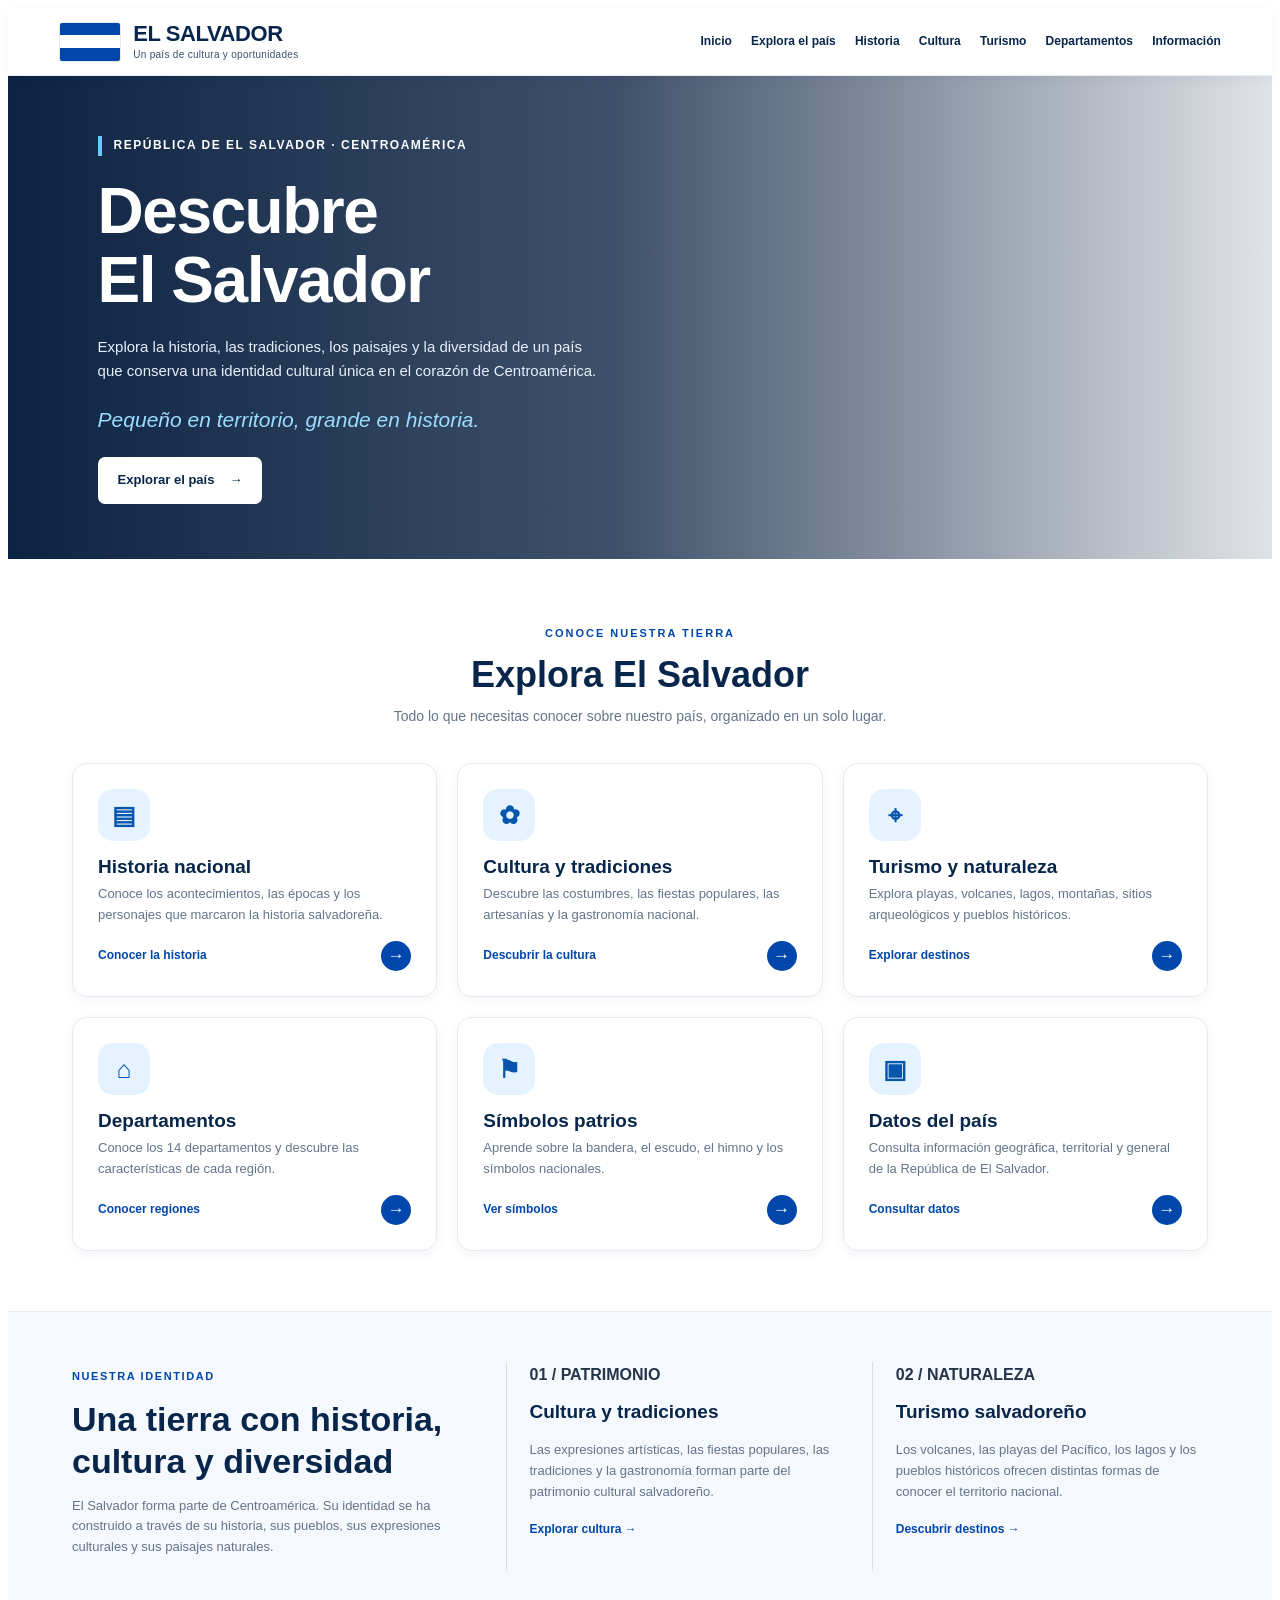
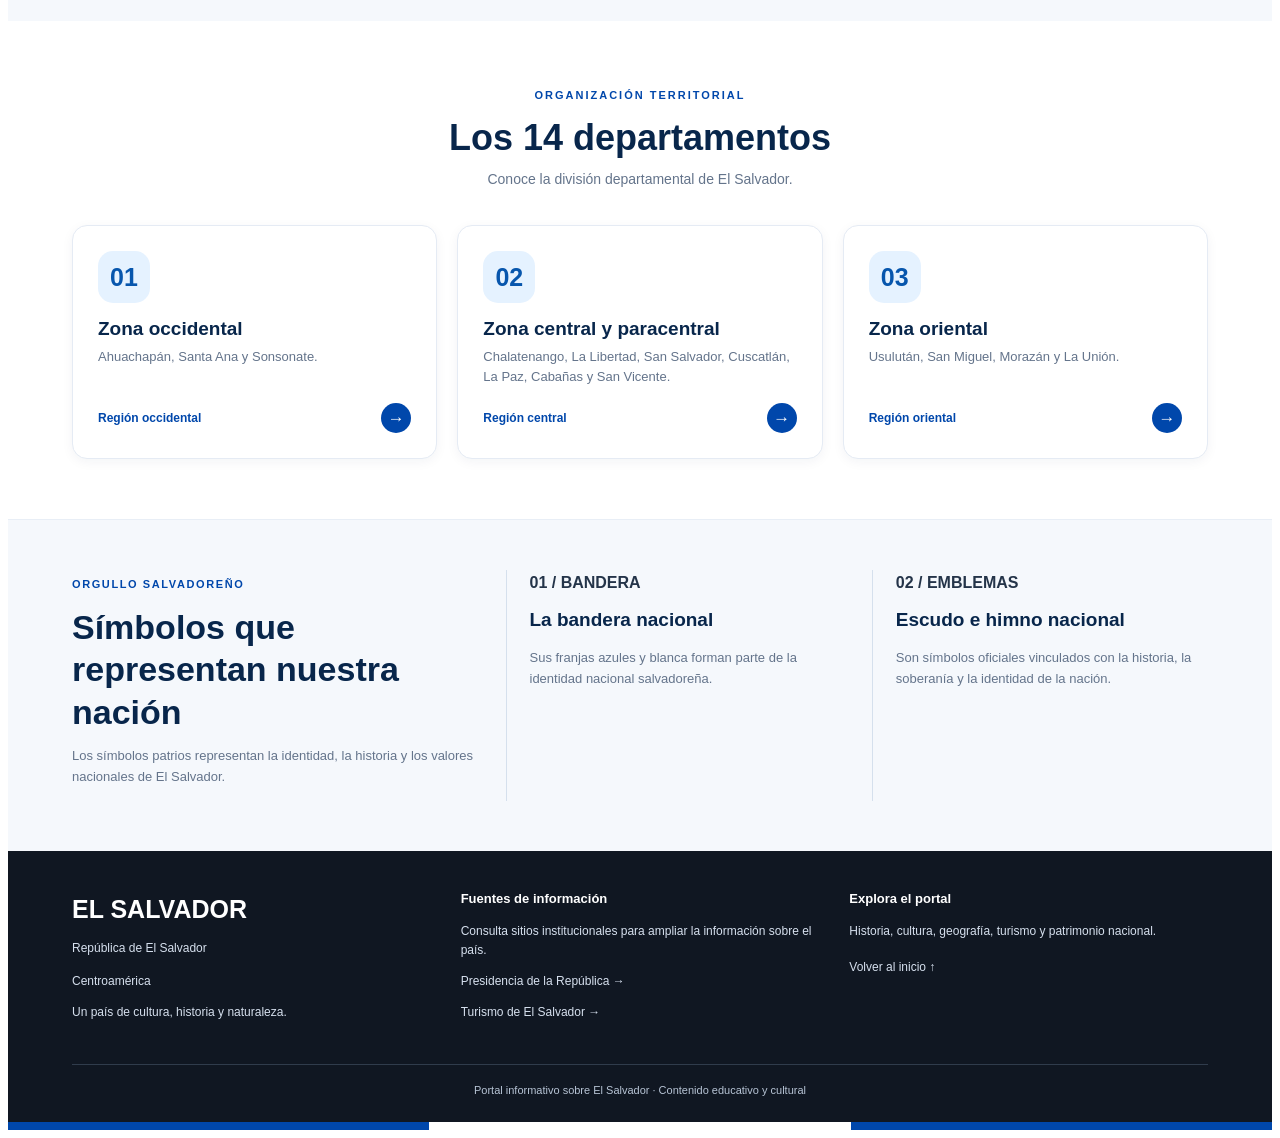
<file: menu.html>
<!DOCTYPE html>
<html lang="es-SV">

<head>
  <!-- ==================================================
       1. CONFIGURACIÓN GENERAL DEL DOCUMENTO
  =================================================== -->
  <meta charset="UTF-8">
  <meta name="viewport" content="width=device-width, initial-scale=1.0">

  <title>El Salvador | Portal informativo nacional</title>

  <meta
    name="description"
    content="Descubre El Salvador: historia, cultura, turismo, departamentos, símbolos patrios e información general del país."
  >

  <meta name="theme-color" content="#0047ab">
  <meta name="robots" content="index, follow">

  <!-- ==================================================
       2. VINCULACIÓN DEL ARCHIVO CSS
       menu.css contiene los estilos del portal.
  =================================================== -->
  <link rel="stylesheet" href="menu.css">
</head>

<body>

<div id="portal-sv">

  <!-- ==================================================
       3. ENCABEZADO, BANDERA Y MENÚ DE NAVEGACIÓN
       El JavaScript controla el menú móvil y la transparencia.
  =================================================== -->
  <header class="header">

    <!-- Marca del portal: bandera y nombre -->
    <a href="#sv-inicio" class="brand" aria-label="Inicio de El Salvador">

      <div class="flag" role="img" aria-label="Bandera de El Salvador">
        <span></span>
        <span></span>
        <span></span>
      </div>

      <span class="brand-text">
        <strong>EL SALVADOR</strong>
        <small>Un país de cultura y oportunidades</small>
      </span>

    </a>

    <!-- Botón para abrir y cerrar el menú en móviles -->
    <button
      class="toggle"
      id="sv-toggle"
      type="button"
      aria-label="Abrir menú"
      aria-controls="sv-nav"
      aria-expanded="false"
    >☰</button>

    <!-- Enlaces principales del portal -->
    <nav class="nav" id="sv-nav" aria-label="Menú principal">
      <a href="#sv-inicio">Inicio</a>
      <a href="#sv-explora">Explora el país</a>
      <a href="#sv-historia">Historia</a>
      <a href="#sv-cultura">Cultura</a>
      <a href="#sv-turismo">Turismo</a>
      <a href="#sv-departamentos">Departamentos</a>
      <a href="#sv-contacto">Información</a>
    </nav>

  </header>


  <!-- ==================================================
       4. PORTADA PRINCIPAL
       Presentación del país y botón para explorar el portal.
  =================================================== -->
  <section class="hero" id="sv-inicio">

    <div class="hero-content">

      <span class="eyebrow">
        REPÚBLICA DE EL SALVADOR · CENTROAMÉRICA
      </span>

      <h1>Descubre<br>El Salvador</h1>

      <p>
        Explora la historia, las tradiciones, los paisajes y la
        diversidad de un país que conserva una identidad cultural
        única en el corazón de Centroamérica.
      </p>

      <span class="motto">
        Pequeño en territorio, grande en historia.
      </span>

      <a class="btn" href="#sv-explora">
        Explorar el país
        <span aria-hidden="true">→</span>
      </a>

    </div>

  </section>


  <!-- ==================================================
       5. CONTENIDO PRINCIPAL Y ACCESOS
       Cada tarjeta lleva a una sección del portal.
  =================================================== -->
  <main class="main" id="sv-explora">

    <!-- Título de la sección -->
    <div class="section-title">
      <span>CONOCE NUESTRA TIERRA</span>
      <h2>Explora El Salvador</h2>
      <p>
        Todo lo que necesitas conocer sobre nuestro país,
        organizado en un solo lugar.
      </p>
    </div>

    <!-- Cuadrícula de categorías -->
    <div class="grid">

      <!-- Tarjeta: Historia -->
      <a class="card" href="#sv-historia">
        <span class="icon" aria-hidden="true">▤</span>
        <h3>Historia nacional</h3>
        <p>
          Conoce los acontecimientos, las épocas y los personajes
          que marcaron la historia salvadoreña.
        </p>
        <span class="card-link">
          Conocer la historia
          <b class="arrow" aria-hidden="true">→</b>
        </span>
      </a>

      <!-- Tarjeta: Cultura -->
      <a class="card" href="#sv-cultura">
        <span class="icon" aria-hidden="true">✿</span>
        <h3>Cultura y tradiciones</h3>
        <p>
          Descubre las costumbres, las fiestas populares,
          las artesanías y la gastronomía nacional.
        </p>
        <span class="card-link">
          Descubrir la cultura
          <b class="arrow" aria-hidden="true">→</b>
        </span>
      </a>

      <!-- Tarjeta: Turismo -->
      <a class="card" href="#sv-turismo">
        <span class="icon" aria-hidden="true">⌖</span>
        <h3>Turismo y naturaleza</h3>
        <p>
          Explora playas, volcanes, lagos, montañas,
          sitios arqueológicos y pueblos históricos.
        </p>
        <span class="card-link">
          Explorar destinos
          <b class="arrow" aria-hidden="true">→</b>
        </span>
      </a>

      <!-- Tarjeta: Departamentos -->
      <a class="card" href="#sv-departamentos">
        <span class="icon" aria-hidden="true">⌂</span>
        <h3>Departamentos</h3>
        <p>
          Conoce los 14 departamentos y descubre
          las características de cada región.
        </p>
        <span class="card-link">
          Conocer regiones
          <b class="arrow" aria-hidden="true">→</b>
        </span>
      </a>

      <!-- Tarjeta: Símbolos patrios -->
      <a class="card" href="#sv-simbolos">
        <span class="icon" aria-hidden="true">⚑</span>
        <h3>Símbolos patrios</h3>
        <p>
          Aprende sobre la bandera, el escudo,
          el himno y los símbolos nacionales.
        </p>
        <span class="card-link">
          Ver símbolos
          <b class="arrow" aria-hidden="true">→</b>
        </span>
      </a>

      <!-- Tarjeta: Información general -->
      <a class="card" href="#sv-informacion">
        <span class="icon" aria-hidden="true">▣</span>
        <h3>Datos del país</h3>
        <p>
          Consulta información geográfica, territorial
          y general de la República de El Salvador.
        </p>
        <span class="card-link">
          Consultar datos
          <b class="arrow" aria-hidden="true">→</b>
        </span>
      </a>

    </div>

  </main>


  <!-- ==================================================
       6. PRESENTACIÓN DE LA IDENTIDAD NACIONAL
       Introducción general sobre el patrimonio del país.
  =================================================== -->
  <section class="identity" id="sv-historia">

    <!-- Introducción -->
    <div class="identity-intro">
      <span class="label">NUESTRA IDENTIDAD</span>

      <h2>Una tierra con historia, cultura y diversidad</h2>

      <p>
        El Salvador forma parte de Centroamérica. Su identidad
        se ha construido a través de su historia, sus pueblos,
        sus expresiones culturales y sus paisajes naturales.
      </p>
    </div>

    <!-- Bloque de cultura -->
    <article class="identity-item" id="sv-cultura">
      <strong>01 / PATRIMONIO</strong>
      <h3>Cultura y tradiciones</h3>

      <p>
        Las expresiones artísticas, las fiestas populares,
        las tradiciones y la gastronomía forman parte
        del patrimonio cultural salvadoreño.
      </p>

      <a href="#sv-explora">Explorar cultura →</a>
    </article>

    <!-- Bloque de turismo -->
    <article class="identity-item" id="sv-turismo">
      <strong>02 / NATURALEZA</strong>
      <h3>Turismo salvadoreño</h3>

      <p>
        Los volcanes, las playas del Pacífico, los lagos
        y los pueblos históricos ofrecen distintas formas
        de conocer el territorio nacional.
      </p>

      <a href="#sv-explora">Descubrir destinos →</a>
    </article>

  </section>


  <!-- ==================================================
       7. ORGANIZACIÓN TERRITORIAL
       Presentación de las regiones y sus departamentos.
  =================================================== -->
  <section class="main" id="sv-departamentos">

    <div class="section-title">
      <span>ORGANIZACIÓN TERRITORIAL</span>
      <h2>Los 14 departamentos</h2>
      <p>
        Conoce la división departamental de El Salvador.
      </p>
    </div>

    <div class="grid">

      <!-- Región occidental -->
      <article class="card">
        <span class="icon" aria-hidden="true">01</span>
        <h3>Zona occidental</h3>
        <p>Ahuachapán, Santa Ana y Sonsonate.</p>
        <span class="card-link">
          Región occidental
          <b class="arrow" aria-hidden="true">→</b>
        </span>
      </article>

      <!-- Región central y paracentral -->
      <article class="card">
        <span class="icon" aria-hidden="true">02</span>
        <h3>Zona central y paracentral</h3>
        <p>
          Chalatenango, La Libertad, San Salvador, Cuscatlán,
          La Paz, Cabañas y San Vicente.
        </p>
        <span class="card-link">
          Región central
          <b class="arrow" aria-hidden="true">→</b>
        </span>
      </article>

      <!-- Región oriental -->
      <article class="card">
        <span class="icon" aria-hidden="true">03</span>
        <h3>Zona oriental</h3>
        <p>Usulután, San Miguel, Morazán y La Unión.</p>
        <span class="card-link">
          Región oriental
          <b class="arrow" aria-hidden="true">→</b>
        </span>
      </article>

    </div>

  </section>


  <!-- ==================================================
       8. SÍMBOLOS PATRIOS
       Contenido introductorio sobre los emblemas nacionales.
  =================================================== -->
  <section class="identity" id="sv-simbolos">

    <div class="identity-intro">
      <span class="label">ORGULLO SALVADOREÑO</span>

      <h2>Símbolos que representan nuestra nación</h2>

      <p>
        Los símbolos patrios representan la identidad,
        la historia y los valores nacionales de El Salvador.
      </p>
    </div>

    <!-- Bandera nacional -->
    <article class="identity-item">
      <strong>01 / BANDERA</strong>
      <h3>La bandera nacional</h3>
      <p>
        Sus franjas azules y blanca forman parte
        de la identidad nacional salvadoreña.
      </p>
    </article>

    <!-- Escudo e himno -->
    <article class="identity-item">
      <strong>02 / EMBLEMAS</strong>
      <h3>Escudo e himno nacional</h3>
      <p>
        Son símbolos oficiales vinculados con la historia,
        la soberanía y la identidad de la nación.
      </p>
    </article>

  </section>


  <!-- ==================================================
       9. PIE DE PÁGINA E INFORMACIÓN
       Incluye la descripción del portal y enlaces externos.
  =================================================== -->
  <footer class="footer" id="sv-contacto">

    <!-- Identidad del portal -->
    <div>
      <h3>EL SALVADOR</h3>
      <span>República de El Salvador</span>
      <p>Centroamérica</p>
      <p>Un país de cultura, historia y naturaleza.</p>
    </div>

    <!-- Fuentes externas -->
    <div id="sv-informacion">
      <h4>Fuentes de información</h4>

      <p>
        Consulta sitios institucionales para ampliar
        la información sobre el país.
      </p>

      <p>
        <a
          href="https://www.presidencia.gob.sv/"
          target="_blank"
          rel="noopener noreferrer"
        >
          Presidencia de la República →
        </a>
      </p>

      <p>
        <a
          href="https://www.elsalvador.travel/"
          target="_blank"
          rel="noopener noreferrer"
        >
          Turismo de El Salvador →
        </a>
      </p>
    </div>

    <!-- Navegación secundaria -->
    <div>
      <h4>Explora el portal</h4>
      <p>
        Historia, cultura, geografía, turismo y patrimonio nacional.
      </p>
      <a href="#sv-inicio">Volver al inicio ↑</a>
    </div>

    <!-- Derechos y descripción -->
    <div class="copyright">
      Portal informativo sobre El Salvador · Contenido educativo y cultural
    </div>

  </footer>


  <!-- ==================================================
       10. FRANJA DECORATIVA CON COLORES NACIONALES
       Elemento visual al final de la página.
  =================================================== -->
  <div class="stripes" aria-hidden="true">
    <span></span>
    <span></span>
    <span></span>
  </div>

</div>

<!-- FUNCIONAMIENTO DEL MENÚ MÓVIL -->

<script>
(function () {
  "use strict";

  const root = document.getElementById("portal-sv");
  if (!root) return;

  const header = root.querySelector(".header");
  const button = root.querySelector("#sv-toggle");
  const nav = root.querySelector("#sv-nav");

  /* =========================================
     1. TRANSPARENCIA DEL ENCABEZADO AL BAJAR
  ========================================= */
  function updateHeader() {
    if (!header) return;

    header.classList.toggle("scrolled", window.scrollY > 30);
  }

  window.addEventListener("scroll", updateHeader, {
    passive: true
  });

  updateHeader();

  /* =========================================
     2. CONTROL DEL MENÚ MÓVIL
  ========================================= */
  if (!button || !nav) return;

  function closeMenu() {
    nav.classList.remove("open");
    button.textContent = "☰";
    button.setAttribute("aria-expanded", "false");
    button.setAttribute("aria-label", "Abrir menú");
  }

  function openMenu() {
    nav.classList.add("open");
    button.textContent = "✕";
    button.setAttribute("aria-expanded", "true");
    button.setAttribute("aria-label", "Cerrar menú");
  }

  button.addEventListener("click", function () {
    const isOpen = nav.classList.contains("open");

    if (isOpen) {
      closeMenu();
    } else {
      openMenu();
    }
  });

  /* Cerrar al seleccionar una sección */
  nav.querySelectorAll("a").forEach(function (link) {
    link.addEventListener("click", closeMenu);
  });

  /* Cerrar con Escape */
  document.addEventListener("keydown", function (event) {
    if (event.key === "Escape") {
      closeMenu();
    }
  });

  /* Cerrar si se vuelve a la vista de escritorio */
  window.addEventListener("resize", function () {
    if (window.innerWidth > 720) {
      closeMenu();
    }
  });

})();
</script>


</body>
</html>
</file>
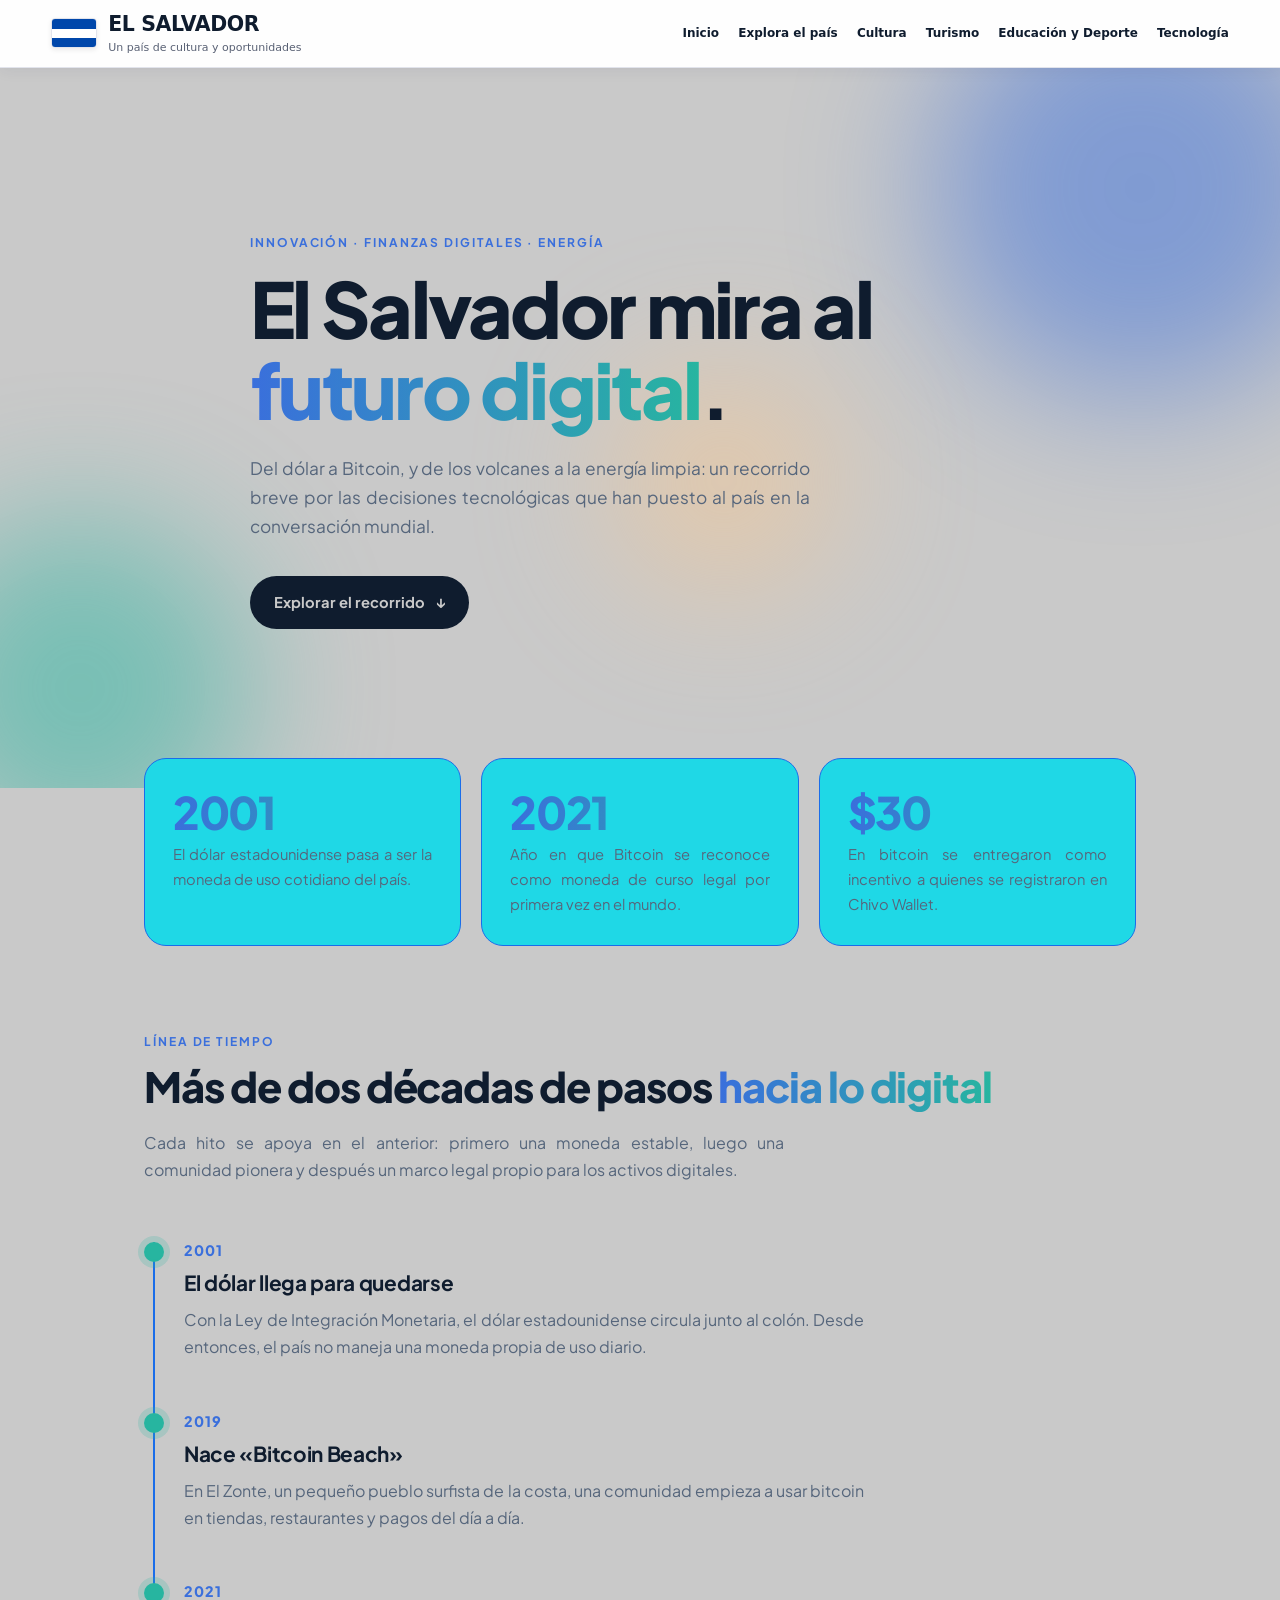
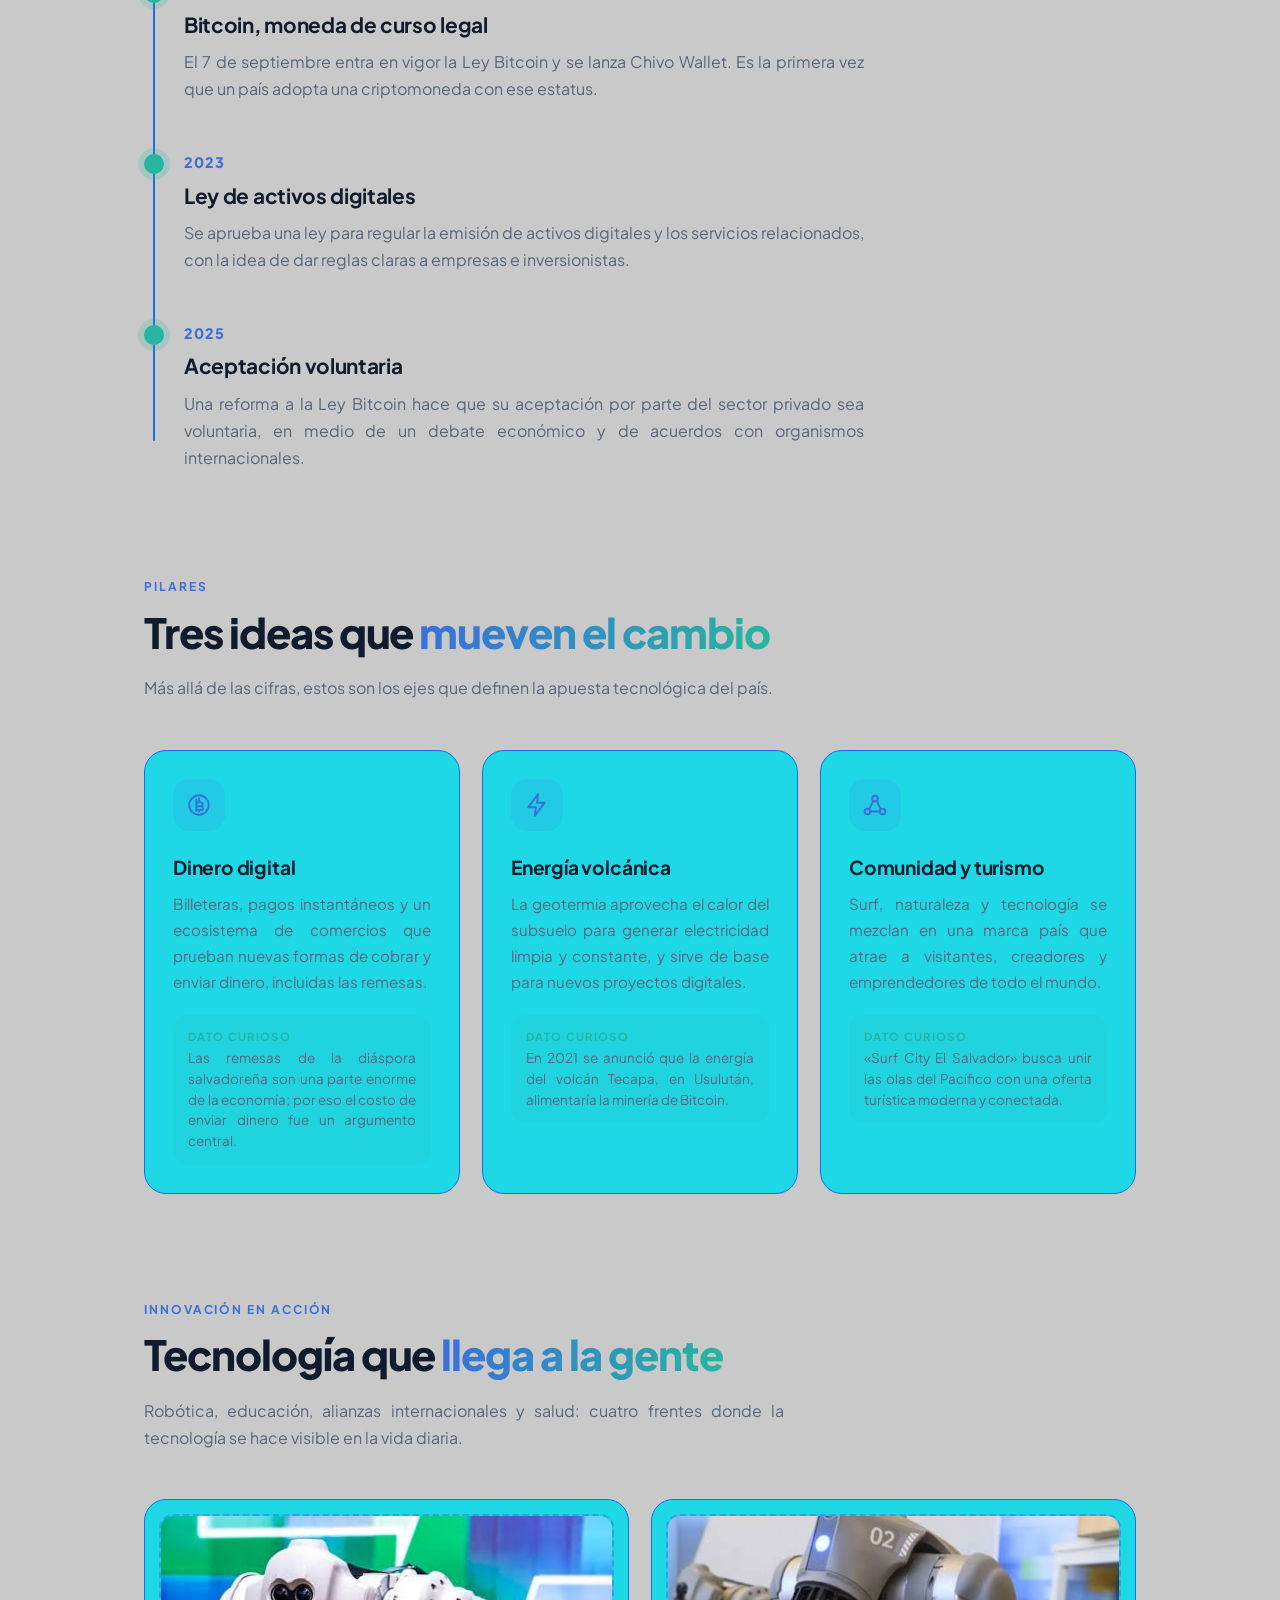
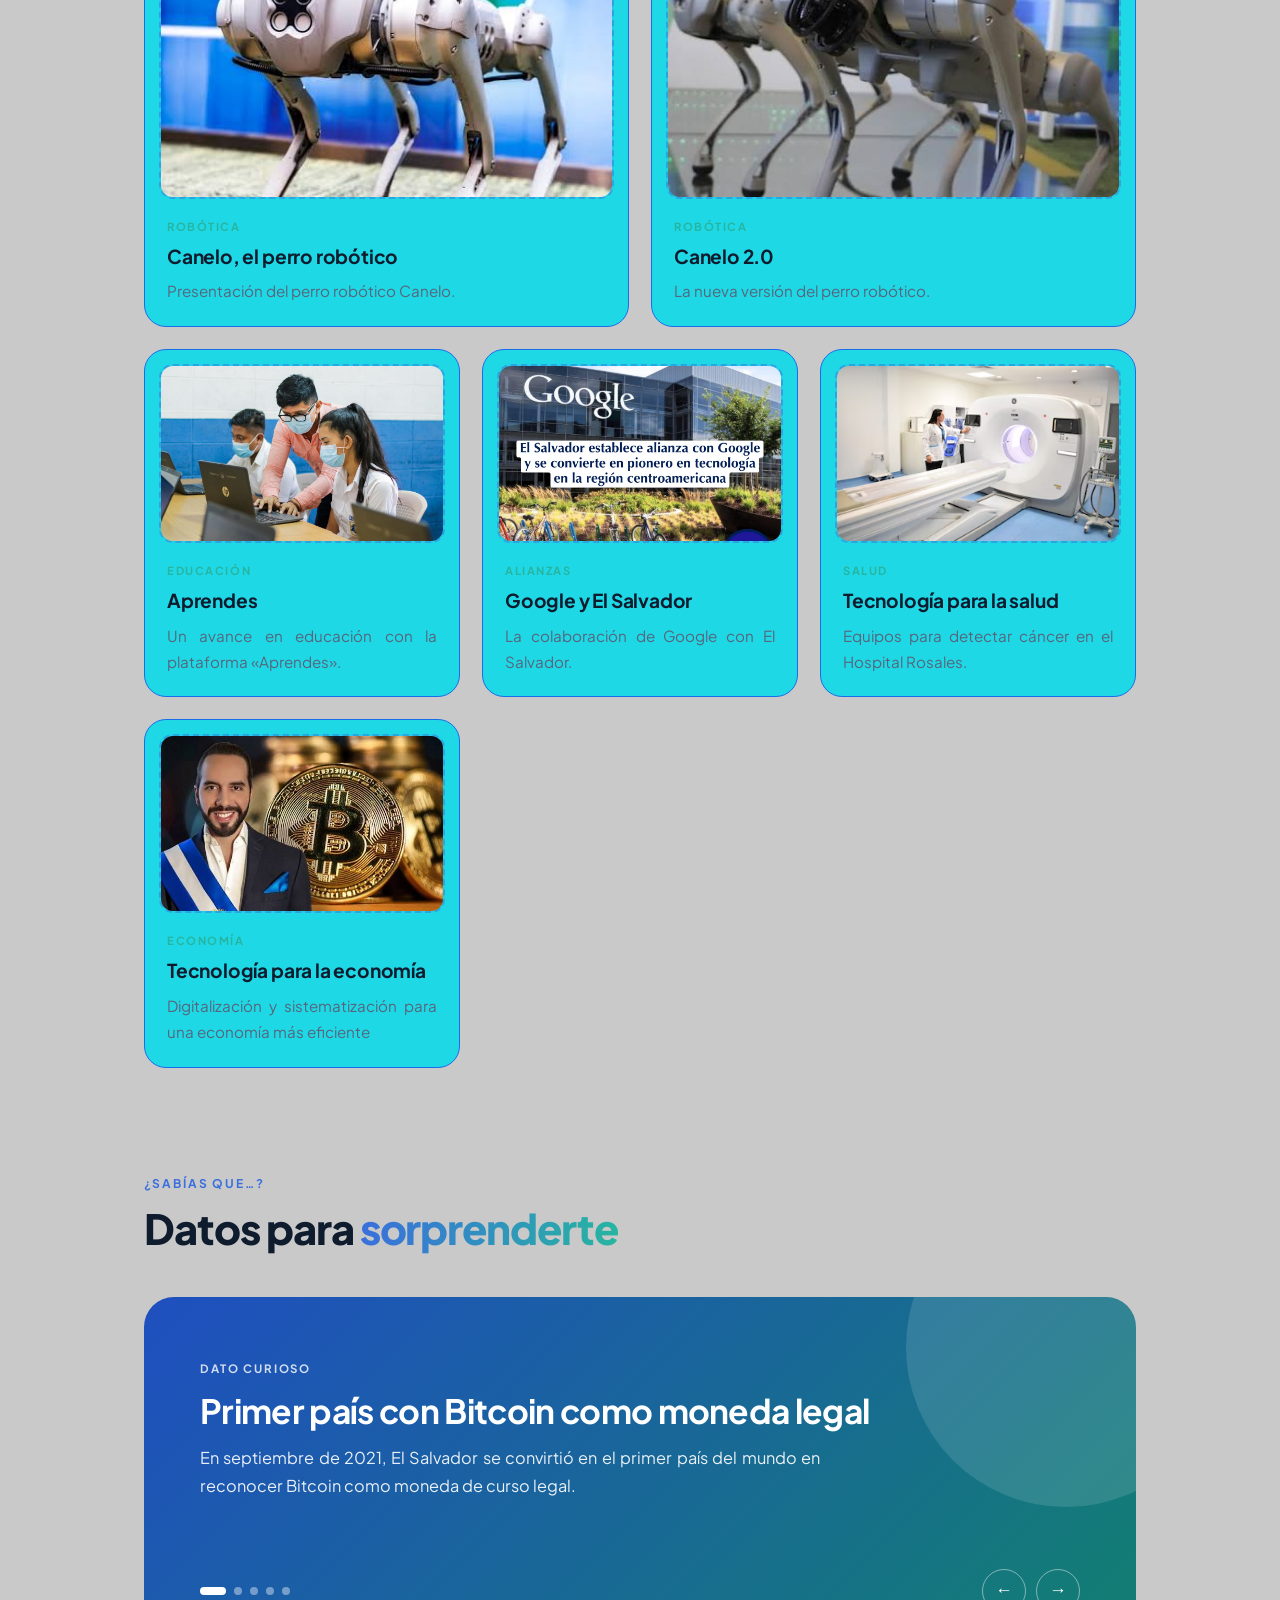
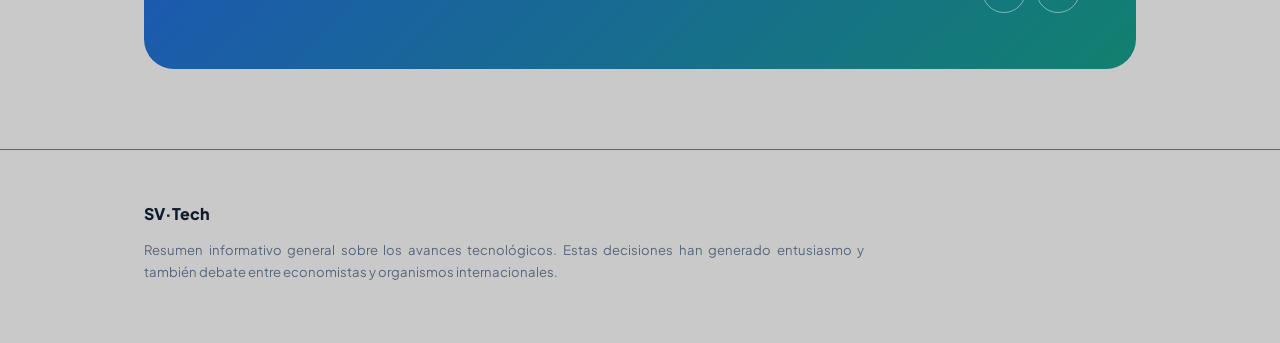
<file: Tecnologia.html>
<!DOCTYPE html>
<html lang="es">
<head>
<meta charset="utf-8">
<meta name="viewport" content="width=device-width, initial-scale=1, viewport-fit=cover">
<title>Avances tecnológicos de El Salvador</title>
<link rel="stylesheet" href="https://fonts.googleapis.com/css2?family=Plus+Jakarta+Sans:wght@400;500;700;800&display=swap">


<style>
:root{--bg:#c9c9c9;--sf:#1fd8e6;--ink:#0f1c2e;--mu:#56667c;--ln:#1a6de9;--a:#3a6fdc;--b:#27b5a0;--c:#ffc88a;--bo:.5;box-sizing:border-box;padding-top:env(safe-area-inset-top,0px);padding-bottom:env(safe-area-inset-bottom,0px)}
@media(prefers-color-scheme:dark){:root:not([data-theme="light"]){--bg:#0a111f;--sf:#111b2e;--ink:#1667ff;--mu:#9db0c9;--ln:#1e2c47;--a:#6c97f7;--b:#3ccfb8;--c:#d9a46c;--bo:.28}}
:root[data-theme="dark"]{--bg:#0a111f;--sf:#111b2e;--ink:#eaf0fb;--mu:#9db0c9;--ln:#1e2c47;--a:#6c97f7;--b:#3ccfb8;--c:#d9a46c;--bo:.28}
*,*::before,*::after{margin:0;box-sizing:border-box}
html{scroll-behavior:smooth;scroll-padding-top:env(safe-area-inset-top,0px)}
body{font-family:"Plus Jakarta Sans",system-ui,-apple-system,"Segoe UI",sans-serif;background:var(--bg);color:var(--ink);line-height:1.7;overflow-x:hidden;-webkit-font-smoothing:antialiased}
p{color:var(--mu);text-align:justify;hyphens:auto;-webkit-hyphens:auto}
.wrap{max-width:1040px;margin:auto;padding:0 24px}
section{padding:80px 0}
.eyebrow{font-size:.75rem;letter-spacing:.16em;text-transform:uppercase;color:var(--a);font-weight:700}
h2{font-size:clamp(1.8rem,4vw,2.6rem);line-height:1.15;letter-spacing:-.025em;margin:10px 0 18px;font-weight:800}
.lead{max-width:640px}
.grad{background:linear-gradient(90deg,var(--a),var(--b));-webkit-background-clip:text;background-clip:text;color:transparent;font-style:normal}

.hero{position:relative;min-height:80svh;display:grid;align-items:center;overflow:hidden;padding:80px 0}
.blob{position:absolute;border-radius:50%;filter:blur(70px);opacity:var(--bo);animation:float 15s ease-in-out infinite;pointer-events:none}
.b1{width:420px;height:420px;background:var(--a);top:-90px;right:-70px}
.b2{width:340px;height:340px;background:var(--b);bottom:-70px;left:-90px;animation-delay:-5s}
.b3{width:220px;height:220px;background:var(--c);top:42%;left:48%;animation-delay:-9s}
@keyframes float{50%{transform:translate(34px,-42px) scale(1.1)}}
.hero .wrap{position:relative}
h1{font-size:clamp(2.5rem,7.2vw,4.8rem);line-height:1.05;letter-spacing:-.035em;font-weight:800;margin:14px 0 24px;max-width:780px}
.hero p{max-width:560px;font-size:1.08rem}
.rise{opacity:0;transform:translateY(26px);animation:rise .9s cubic-bezier(.2,.7,.2,1) forwards}
@keyframes rise{to{opacity:1;transform:none}}
.btn{display:inline-flex;gap:10px;align-items:center;margin-top:34px;padding:14px 24px;border-radius:999px;background:var(--ink);color:var(--bg);text-decoration:none;font-weight:700;font-size:.92rem;transition:transform .3s,box-shadow .3s}
.btn:hover{transform:translateY(-3px);box-shadow:0 14px 28px -12px var(--a)}
.btn i{font-style:normal;animation:bob 1.8s ease-in-out infinite}
@keyframes bob{50%{transform:translateY(4px)}}

.stats{display:grid;grid-template-columns:repeat(auto-fit,minmax(220px,1fr));gap:20px;margin-top:-30px;position:relative}
.card{background:var(--sf);border:1px solid var(--ln);border-radius:22px;padding:28px;transition:transform .4s cubic-bezier(.2,.7,.2,1),box-shadow .4s}
.card:hover{transform:translateY(-6px);box-shadow:0 22px 40px -22px color-mix(in srgb,var(--a) 55%,transparent)}
.num{font-size:2.8rem;font-weight:800;letter-spacing:-.03em;line-height:1.1;display:block;margin-bottom:6px}
.stat p{font-size:.92rem}

/* timeline */
.tl{position:relative;list-style:none;padding:0 0 0 40px;margin-top:52px;max-width:720px}
.tl::before,.tl::after{content:"";position:absolute;left:9px;top:6px;width:2px;border-radius:2px}
.tl::before{bottom:30px;background:var(--ln)}
.tl::after{height:calc(var(--p,0) * (100% - 36px));background:linear-gradient(var(--a),var(--b))}
.tl li{position:relative;padding-bottom:46px}
.tl li:last-child{padding-bottom:0}
.tl li::before{content:"";position:absolute;left:-40px;top:6px;width:20px;height:20px;border-radius:50%;background:var(--bg);border:2px solid var(--ln);transition:all .6s .15s}
.tl li.in::before{background:var(--b);border-color:var(--b);box-shadow:0 0 0 6px color-mix(in srgb,var(--b) 20%,transparent)}
.y{font-weight:800;color:var(--a);font-size:.9rem;letter-spacing:.06em}
.tl h3{font-size:1.3rem;letter-spacing:-.015em;margin:2px 0 6px}

/* pillars */
.grid{display:grid;grid-template-columns:repeat(auto-fit,minmax(270px,1fr));gap:22px;margin-top:48px}
.ico{width:52px;height:52px;border-radius:16px;display:grid;place-items:center;background:color-mix(in srgb,var(--a) 12%,transparent);color:var(--a);margin-bottom:20px}
.ico svg{width:26px;height:26px;fill:none;stroke:currentColor;stroke-width:1.8;stroke-linecap:round;stroke-linejoin:round}
.grid h3{font-size:1.2rem;margin-bottom:8px;letter-spacing:-.01em}
.grid p{font-size:.95rem}
.tip{margin-top:20px;padding:13px 15px;border-radius:14px;font-size:.84rem;line-height:1.55;color:var(--mu);text-align:justify;background:color-mix(in srgb,var(--b) 11%,transparent)}
.tip b{color:var(--b);display:block;font-size:.7rem;letter-spacing:.12em;text-transform:uppercase;margin-bottom:3px}

.shots{display:grid;grid-template-columns:repeat(6,1fr);gap:22px;margin-top:48px}
.shots .shot{grid-column:span 2;padding:14px}
.shots .shot:nth-child(-n+2){grid-column:span 3}
.ph{position:relative;aspect-ratio:16/10;border-radius:14px;overflow:hidden;display:grid;place-items:center;text-align:center;background:color-mix(in srgb,var(--a) 7%,transparent);border:2px dashed color-mix(in srgb,var(--a) 45%,transparent)}
.ph-in{display:grid;gap:4px;justify-items:center;padding:12px}
.ph-n{width:38px;height:38px;border-radius:50%;display:grid;place-items:center;background:var(--a);color:var(--bg);font-weight:800;margin-bottom:6px}
.ph-in b{font-size:.95rem}
.ph-in small{color:var(--mu);font-size:.78rem}
.ph img{position:absolute;inset:0;width:100%;height:100%;object-fit:cover;display:block;background:var(--sf)}
.shot figcaption{padding:18px 8px 8px}
.tag{display:block;font-size:.7rem;letter-spacing:.14em;text-transform:uppercase;font-weight:700;color:var(--b)}
.shot h3{font-size:1.2rem;letter-spacing:-.01em;margin:4px 0 6px}
.shot p{font-size:.95rem}
@media(max-width:860px){
  .shots .shot,.shots .shot:nth-child(-n+2){grid-column:span 3}
  .shots .shot:last-child{grid-column:span 6}
}
@media(max-width:560px){
  .shots .shot,.shots .shot:nth-child(-n+2),.shots .shot:last-child{grid-column:span 6}
}

.fact{position:relative;overflow:hidden;margin-top:44px;border-radius:30px;padding:clamp(28px,5vw,56px);color:#fff;background:linear-gradient(135deg,#1f4fc0,#12806f)}
.fact::after{content:"";position:absolute;width:320px;height:320px;border-radius:50%;right:-90px;top:-110px;background:rgba(255,255,255,.12);animation:float 12s ease-in-out infinite}
#fb{position:relative;z-index:1;transition:opacity .25s,transform .25s;min-height:190px}
#fb.out{opacity:0;transform:translateY(12px)}
.fact .k{font-size:.72rem;letter-spacing:.16em;text-transform:uppercase;opacity:.8;font-weight:700}
.fact h3{font-size:clamp(1.4rem,3.4vw,2.1rem);line-height:1.2;letter-spacing:-.02em;margin:10px 0 14px}
.fact p{color:rgba(255,255,255,.9);max-width:620px;font-size:1.02rem}
.ctl{position:relative;z-index:1;display:flex;align-items:center;justify-content:space-between;margin-top:26px}
.ctl button{width:44px;height:44px;border-radius:50%;border:1px solid rgba(255,255,255,.45);background:transparent;color:#fff;cursor:pointer;font-size:1.1rem;transition:background .25s,transform .25s}
.ctl button:hover{background:rgba(255,255,255,.2);transform:scale(1.08)}
.pair{display:flex;gap:10px}
#dots{display:flex;gap:8px}
#dots i{width:8px;height:8px;border-radius:8px;background:rgba(255,255,255,.4);transition:all .4s}
#dots i.on{width:26px;background:#fff}

footer{padding:50px 0 60px;border-top:1px solid var(--ln)}
footer p{font-size:.82rem;max-width:720px}
footer .logo{display:block;margin-bottom:12px;color:var(--ink);text-decoration:none;font-weight:800}

.rv{opacity:0;transform:translateY(30px);transition:opacity .9s cubic-bezier(.2,.7,.2,1),transform .9s cubic-bezier(.2,.7,.2,1)}
.rv.in{opacity:1;transform:none}
@media(prefers-reduced-motion:reduce){*,*::before,*::after{animation:none!important;transition:none!important;scroll-behavior:auto!important}.rv,.rise{opacity:1;transform:none}}

.header {
  position: sticky;
  top: 0;
  z-index: 1000;
  width: 100%;
  min-width: 0;
  display: flex;
  align-items: center;
  justify-content: space-between;
  gap: 20px;
  padding: 12px clamp(16px, 4vw, 55px);
  background: rgba(255, 255, 255, 0.97);
  border-bottom: 1px solid rgba(29, 42, 107, 0.12);
  box-shadow: 0 3px 14px rgba(18, 26, 69, 0.06);
  font-family: "Source Sans 3", system-ui, sans-serif;
}

/* Marca del portal */
.header .brand {
  display: flex;
  align-items: center;
  gap: 11px;
  min-width: 0;
  flex-shrink: 0;
  color: var(--osc);
  text-decoration: none;
}

.header .brand-text {
  display: flex;
  flex-direction: column;
  line-height: 1.25;
}

.header .brand strong {
  font-size: clamp(16px, 1.6vw, 21px);
  font-weight: 800;
  letter-spacing: -0.4px;
}

.header .brand small {
  margin-top: 3px;
  font-size: 11px;
  line-height: 1.3;
  color: #596174;
}

/* Bandera de El Salvador */
.header .flag {
  display: flex;
  flex-direction: column;
  flex-shrink: 0;
  width: 46px;
  height: 30px;
  overflow: hidden;
  border: 1px solid rgba(29, 42, 107, 0.12);
  border-radius: 4px;
  box-shadow: 0 2px 5px rgba(0, 0, 0, 0.08);
}

.header .flag span {
  display: block;
  flex: 1;
  width: 100%;
}

.header .flag span:nth-child(1),
.header .flag span:nth-child(3) {
  background: #0047ab;
}

.header .flag span:nth-child(2) {
  background: #fff;
}

/* Enlaces de escritorio */
.header .nav {
  display: flex;
  align-items: center;
  justify-content: flex-end;
  gap: clamp(10px, 1.5vw, 22px);
  min-width: 0;
}

.header .nav a {
  position: relative;
  display: inline-flex;
  align-items: center;
  padding: 10px 0;
  color: var(--osc);
  font-size: 12px;
  font-weight: 700;
  text-decoration: none;
  white-space: nowrap;
  transition: color 0.25s ease;
}

/* Línea animada debajo de los enlaces */
.header .nav a::after {
  content: "";
  position: absolute;
  right: 0;
  bottom: 4px;
  left: 0;
  height: 2px;
  border-radius: 5px;
  background: var(--maiz);
  transform: scaleX(0);
  transform-origin: right;
  transition: transform 0.25s ease;
}

.header .nav a:hover,
.header .nav a:focus-visible {
  color: var(--anil);
}

.header .nav a:hover::after,
.header .nav a:focus-visible::after {
  transform: scaleX(1);
  transform-origin: left;
}

/* Botón móvil: oculto en escritorio */
.header .toggle {
  display: none;
  align-items: center;
  justify-content: center;
  flex-shrink: 0;
  width: 43px;
  height: 43px;
  padding: 0;
  border: 1px solid rgba(29, 42, 107, 0.18);
  border-radius: 11px;
  background: #f1f3fa;
  color: var(--osc);
  font-family: system-ui, sans-serif;
  font-size: 25px;
  line-height: 1;
  cursor: pointer;
  transition: background 0.2s ease, color 0.2s ease;
}

.header .toggle:hover {
  background: var(--anil);
  color: #fff;
}

</style>

</head>
<body>

  <header class="header">

    <!-- Marca del portal: bandera y nombre -->
    <a href="#sv-inicio" class="brand" aria-label="Inicio de El Salvador">

      <div class="flag" role="img" aria-label="Bandera de El Salvador">
        <span></span>
        <span></span>
        <span></span>
      </div>

      <span class="brand-text">
        <strong>EL SALVADOR</strong>
        <small>Un país de cultura y oportunidades</small>
      </span>

    </a>

    <!-- Botón para abrir y cerrar el menú en móviles -->
    <button
      class="toggle"
      id="sv-toggle"
      type="button"
      aria-label="Abrir menú"
      aria-controls="sv-nav"
      aria-expanded="false"
    >☰</button>

     <!-- Enlaces principales del portal -->
<nav class="nav" id="sv-nav" aria-label="Menú principal">
  <a href="index.html">Inicio</a>
  <a href="iniciosv.html">Explora el país</a>
  <a href="Cultura_ElSalvador_G5_unico.html">Cultura</a>
  <a href="lugares_turisticos.html">Turismo</a>
  <a href="educacionydeporte.html">Educación y Deporte</a>
  <a href="Tecnologia.html">Tecnología</a>
</nav>

  </header>

<header class="hero" id="top">
  <div class="blob b1"></div><div class="blob b2"></div><div class="blob b3"></div>
  <div class="wrap">
    <span class="eyebrow rise">Innovación · Finanzas digitales · Energía</span>
    <h1 class="rise" style="animation-delay:.12s">El Salvador mira al <em class="grad">futuro digital</em>.</h1>
    <p class="rise" style="animation-delay:.26s">Del dólar a Bitcoin, y de los volcanes a la energía limpia: un recorrido breve por las decisiones tecnológicas que han puesto al país en la conversación mundial.</p>
    <a class="btn rise" style="animation-delay:.4s" href="#historia">Explorar el recorrido <i>↓</i></a>
  </div>
</header>

<div class="wrap">
  <div class="stats" data-st>
    <div class="card stat"><span class="num grad" data-count="2001" data-from="1930">2001</span><p>El dólar estadounidense pasa a ser la moneda de uso cotidiano del país.</p></div>
    <div class="card stat"><span class="num grad" data-count="2021" data-from="1950">2021</span><p>Año en que Bitcoin se reconoce como moneda de curso legal por primera vez en el mundo.</p></div>
    <div class="card stat"><span class="num grad">$<span data-count="30">30</span></span><p>En bitcoin se entregaron como incentivo a quienes se registraron en Chivo Wallet.</p></div>
  </div>
</div>

<section id="historia">
  <div class="wrap">
    <span class="eyebrow rv">Línea de tiempo</span>
    <h2 class="rv">Más de dos décadas de pasos <span class="grad">hacia lo digital</span></h2>
    <p class="lead rv">Cada hito se apoya en el anterior: primero una moneda estable, luego una comunidad pionera y después un marco legal propio para los activos digitales.</p>
    <ol class="tl" data-st>
      <li><span class="y">2001</span><h3>El dólar llega para quedarse</h3><p>Con la Ley de Integración Monetaria, el dólar estadounidense circula junto al colón. Desde entonces, el país no maneja una moneda propia de uso diario.</p></li>
      <li><span class="y">2019</span><h3>Nace «Bitcoin Beach»</h3><p>En El Zonte, un pequeño pueblo surfista de la costa, una comunidad empieza a usar bitcoin en tiendas, restaurantes y pagos del día a día.</p></li>
      <li><span class="y">2021</span><h3>Bitcoin, moneda de curso legal</h3><p>El 7 de septiembre entra en vigor la Ley Bitcoin y se lanza Chivo Wallet. Es la primera vez que un país adopta una criptomoneda con ese estatus.</p></li>
      <li><span class="y">2023</span><h3>Ley de activos digitales</h3><p>Se aprueba una ley para regular la emisión de activos digitales y los servicios relacionados, con la idea de dar reglas claras a empresas e inversionistas.</p></li>
      <li><span class="y">2025</span><h3>Aceptación voluntaria</h3><p>Una reforma a la Ley Bitcoin hace que su aceptación por parte del sector privado sea voluntaria, en medio de un debate económico y de acuerdos con organismos internacionales.</p></li>
    </ol>
  </div>
</section>

<section id="pilares" style="padding-top:20px">
  <div class="wrap">
    <span class="eyebrow rv">Pilares</span>
    <h2 class="rv">Tres ideas que <span class="grad">mueven el cambio</span></h2>
    <p class="lead rv">Más allá de las cifras, estos son los ejes que definen la apuesta tecnológica del país.</p>
    <div class="grid" data-st>
      <article class="card">
        <div class="ico"><svg viewBox="0 0 24 24"><circle cx="12" cy="12" r="9"/><path d="M9.5 9.5h4a1.8 1.8 0 0 1 0 3.6h-4m0 0h4.4a1.8 1.8 0 0 1 0 3.6H9.5M9.5 7v10M12 6v1.5M12 16.7V18"/></svg></div>
        <h3>Dinero digital</h3>
        <p>Billeteras, pagos instantáneos y un ecosistema de comercios que prueban nuevas formas de cobrar y enviar dinero, incluidas las remesas.</p>
        <div class="tip"><b>Dato curioso</b>Las remesas de la diáspora salvadoreña son una parte enorme de la economía; por eso el costo de enviar dinero fue un argumento central.</div>
      </article>
      <article class="card">
        <div class="ico"><svg viewBox="0 0 24 24"><path d="M13 2 4 14h7l-1 8 9-12h-7z"/></svg></div>
        <h3>Energía volcánica</h3>
        <p>La geotermia aprovecha el calor del subsuelo para generar electricidad limpia y constante, y sirve de base para nuevos proyectos digitales.</p>
        <div class="tip"><b>Dato curioso</b>En 2021 se anunció que la energía del volcán Tecapa, en Usulután, alimentaría la minería de Bitcoin.</div>
      </article>
      <article class="card">
        <div class="ico"><svg viewBox="0 0 24 24"><circle cx="12" cy="6" r="2.6"/><circle cx="5" cy="18" r="2.6"/><circle cx="19" cy="18" r="2.6"/><path d="m10.4 8.2-3.8 7.6M13.6 8.2l3.8 7.6M7.8 18h8.4"/></svg></div>
        <h3>Comunidad y turismo</h3>
        <p>Surf, naturaleza y tecnología se mezclan en una marca país que atrae a visitantes, creadores y emprendedores de todo el mundo.</p>
        <div class="tip"><b>Dato curioso</b>«Surf City El Salvador» busca unir las olas del Pacífico con una oferta turística moderna y conectada.</div>
      </article>
    </div>
  </div>
</section>

<section id="innovacion" style="padding-top:20px">
  <div class="wrap">
    <span class="eyebrow rv">Innovación en acción</span>
    <h2 class="rv">Tecnología que <span class="grad">llega a la gente</span></h2>
    <p class="lead rv">Robótica, educación, alianzas internacionales y salud: cuatro frentes donde la tecnología se hace visible en la vida diaria.</p>

    <div class="shots" data-st>

      <figure class="card shot">
        <div class="ph">
          <div class="ph-in"><span class="ph-n">1</span><b>Imagen 1 · Canelo</b><small>imagenes/canelo.jpg</small></div>
          <img src="img/img5.jpg" alt="Canelo, el perro robótico" loading="lazy" onerror="this.remove()">
        </div>
        <figcaption>
          <span class="tag">Robótica</span>
          <h3>Canelo, el perro robótico</h3>
          <p>Presentación del perro robótico Canelo.</p>
        </figcaption>
      </figure>

      <figure class="card shot">
        <div class="ph">
          <div class="ph-in"><span class="ph-n">2</span><b>Imagen 2 · Canelo 2.0</b><small>imagenes/canelo-2.jpg</small></div>
          <img src="img/img6.jpg" alt="Canelo 2.0, la nueva versión del perro robótico" loading="lazy" onerror="this.remove()">
        </div>
        <figcaption>
          <span class="tag">Robótica</span>
          <h3>Canelo 2.0</h3>
          <p>La nueva versión del perro robótico.</p>
        </figcaption>
      </figure>

      <figure class="card shot">
        <div class="ph">
          <div class="ph-in"><span class="ph-n">3</span><b>Imagen 3 · Aprendes</b><small>imagenes/aprendes.jpg</small></div>
          <img src="img/img2.jpg" alt="Página «Aprendes», avance en educación" loading="lazy" onerror="this.remove()">
        </div>
        <figcaption>
          <span class="tag">Educación</span>
          <h3>Aprendes</h3>
          <p>Un avance en educación con la plataforma «Aprendes».</p>
        </figcaption>
      </figure>

      <figure class="card shot">
        <div class="ph">
          <div class="ph-in"><span class="ph-n">4</span><b>Imagen 4 · Google</b><small>imagenes/google.jpg</small></div>
          <img src="img/img3.jpeg" alt="Colaboración de Google con El Salvador" loading="lazy" onerror="this.remove()">
        </div>
        <figcaption>
          <span class="tag">Alianzas</span>
          <h3>Google y El Salvador</h3>
          <p>La colaboración de Google con El Salvador.</p>
        </figcaption>
      </figure>

      <figure class="card shot">
        <div class="ph">
          <div class="ph-in"><span class="ph-n">5</span><b>Imagen 5 · Salud</b><small>imagenes/salud.jpg</small></div>
          <img src="img/img4.avif" alt="Equipos para detectar cáncer en el Hospital Rosales" loading="lazy" onerror="this.remove()">
        </div>
        <figcaption>
          <span class="tag">Salud</span>
          <h3>Tecnología para la salud</h3>
          <p>Equipos para detectar cáncer en el Hospital Rosales.</p>
        </figcaption>
      </figure>

      <figure class="card shot">
        <div class="ph">
          <div class="ph-in"><span class="ph-n">5</span><b>Imagen 5 · Salud</b><small>imagenes/salud.jpg</small></div>
          <img src="img/img7.jpg" alt="Equipos para detectar cáncer en el Hospital Rosales" loading="lazy" onerror="this.remove()">
        </div>
        <figcaption>
      <span class="tag">ECONOMÍA</span>
        <h3>Tecnología para la economía</h3>
        <p>Digitalización y sistematización para una economía más eficiente</p>
        </figcaption>
      </figure>

    </div>
  </div>
</section>

<section id="datos" style="padding-top:20px">
  <div class="wrap">
    <span class="eyebrow rv">¿Sabías que…?</span>
    <h2 class="rv">Datos para <span class="grad">sorprenderte</span></h2>
    <div class="fact rv" id="fc">
      <div id="fb"><span class="k">Dato curioso</span><h3 id="fh"></h3><p id="ft"></p></div>
      <div class="ctl">
        <div id="dots"></div>
        <div class="pair"><button id="prev" aria-label="Dato anterior">←</button><button id="next" aria-label="Siguiente dato">→</button></div>
      </div>
    </div>
  </div>
</section>

<footer>
  <div class="wrap">
    <a class="logo" href="#top">SV<span>·</span>Tech</a>
    <p>Resumen informativo general sobre los avances tecnológicos. Estas decisiones han generado entusiasmo y también debate entre economistas y organismos internacionales.</p>
  </div>
</footer>

<script>
const $=(s,e=document)=>e.querySelector(s),$$=(s,e=document)=>[...e.querySelectorAll(s)];
const calm=matchMedia('(prefers-reduced-motion:reduce)').matches;

/* revelado escalonado + contadores */
$$('[data-st]').forEach(p=>[...p.children].forEach((c,i)=>{c.classList.add('rv');c.style.transitionDelay=i*100+'ms'}));
function count(el){const to=+el.dataset.count,from=+(el.dataset.from||0);if(calm){el.textContent=to;return}const t0=performance.now(),d=1500;(function f(t){const k=Math.min(1,(t-t0)/d),e=1-Math.pow(1-k,3);el.textContent=Math.round(from+(to-from)*e);if(k<1)requestAnimationFrame(f)})(t0)}
const io=new IntersectionObserver(es=>es.forEach(e=>{if(e.isIntersecting){e.target.classList.add('in');$$('[data-count]',e.target).forEach(count);io.unobserve(e.target)}}),{threshold:.2});
$$('.rv').forEach(el=>io.observe(el));

/* progreso de la línea de tiempo */
const tl=$('.tl');
function onScroll(){const r=tl.getBoundingClientRect();tl.style.setProperty('--p',Math.min(1,Math.max(0,(innerHeight*.65-r.top)/r.height)))}
addEventListener('scroll',()=>requestAnimationFrame(onScroll),{passive:true});onScroll();

/* datos curiosos */
const F=[
['Primer país con Bitcoin como moneda legal','En septiembre de 2021, El Salvador se convirtió en el primer país del mundo en reconocer Bitcoin como moneda de curso legal.'],
['Un regalo para estrenar la billetera','Al lanzar Chivo Wallet, el gobierno ofreció 30 dólares en bitcoin a las personas que se registraron en la aplicación.'],
['Un pueblo surfista, laboratorio de ideas','Bitcoin Beach nació en El Zonte. Desde 2019, su comunidad impulsó pagos con bitcoin en pequeños negocios mucho antes de la ley nacional.'],
['Electricidad que sale de los volcanes','El Salvador tiene una de las proporciones más altas de electricidad geotérmica del mundo: el calor de la tierra se convierte en energía.'],
['Un país sin moneda propia de uso diario','Desde 2001 el dólar estadounidense circula en el país, algo poco común entre las economías de la región.']
];
let i=0,hold=false;const fb=$('#fb'),dots=$('#dots');
F.forEach(()=>dots.append(document.createElement('i')));
function show(n){fb.classList.add('out');setTimeout(()=>{i=(n+F.length)%F.length;$('#fh').textContent=F[i][0];$('#ft').textContent=F[i][1];$$('i',dots).forEach((d,k)=>d.classList.toggle('on',k===i));fb.classList.remove('out')},calm?0:260)}
$('#next').onclick=()=>show(i+1);$('#prev').onclick=()=>show(i-1);
$$('i',dots).forEach((d,k)=>d.onclick=()=>show(k));
const fc=$('#fc');fc.onmouseenter=()=>hold=true;fc.onmouseleave=()=>hold=false;
if(!calm)setInterval(()=>{if(!hold)show(i+1)},9000);
show(0);

<!-- FUNCIONAMIENTO DEL MENÚ MÓVIL -->

(function () {
  "use strict";

  function initMenu() {
    // Buscar directamente el menú, sin depender de #portal-sv
    const header = document.querySelector(".header");
    if (!header || header.dataset.menuReady === "true") return;

    const button = header.querySelector("#sv-toggle");
    const nav = header.querySelector("#sv-nav");

    if (!button || !nav) {
      console.warn("No se encontró el botón o la navegación del menú.");
      return;
    }

    header.dataset.menuReady = "true";

    // Actualizar el aspecto del encabezado al desplazarse
    function updateHeader() {
      header.classList.toggle("scrolled", window.scrollY > 30);
    }

    window.addEventListener("scroll", updateHeader, {
      passive: true
    });

    updateHeader();

    // Abrir o cerrar el menú
    function setMenu(open) {
      nav.classList.toggle("open", open);

      button.setAttribute("aria-expanded", String(open));
      button.setAttribute(
        "aria-label",
        open ? "Cerrar menú" : "Abrir menú"
      );

      button.textContent = open ? "✕" : "☰";
    }

    button.addEventListener("click", function () {
      const isOpen = nav.classList.contains("open");
      setMenu(!isOpen);
    });

    // Cerrar al pulsar un enlace
    nav.querySelectorAll("a").forEach(function (link) {
      link.addEventListener("click", function () {
        setMenu(false);
      });
    });

    // Cerrar con Escape
    document.addEventListener("keydown", function (event) {
      if (event.key === "Escape") {
        setMenu(false);
      }
    });

    // Cerrar al regresar al diseño de escritorio
    window.addEventListener("resize", function () {
      if (window.innerWidth > 800) {
        setMenu(false);
      }
    });

    console.log("Menú de El Salvador inicializado correctamente.");
  }

  // Funciona aunque el script se ejecute antes de terminar de cargar el HTML
  if (document.readyState === "loading") {
    document.addEventListener("DOMContentLoaded", initMenu);
  } else {
    initMenu();
  }
})();
</script>


</body>
</html>
</file>
<file: style.css>
/* =========================================================
   1. VARIABLES Y CONFIGURACIÓN GENERAL
========================================================= */
#portal-sv {
  --azul: #0047ab;
  --azul-oscuro: #08264b;
  --azul-medio: #168bd2;
  --celeste: #dceeff;
  --blanco: #fff;
  --gris: #64748b;
  --fondo: #f5f8fc;
  --borde: #e5ebf4;
  --radio: 18px;
  --transicion: .28s ease;

  width: 100%;
  color: #243449;
  background: var(--blanco);
  font-family: "Segoe UI", Arial, sans-serif;
  line-height: 1.65;
  overflow-wrap: break-word;
  isolation: isolate;
}

#portal-sv *,
#portal-sv *::before,
#portal-sv *::after {
  box-sizing: border-box;
}

#portal-sv img {
  display: block;
  max-width: 100%;
  height: auto;
}

#portal-sv a {
  color: inherit;
  text-decoration: none;
}

#portal-sv button {
  font: inherit;
}

#portal-sv a:focus-visible,
#portal-sv button:focus-visible {
  outline: 3px solid #68c8ff;
  outline-offset: 4px;
}

#portal-sv p {
  overflow-wrap: break-word;
}

#portal-sv section {
  scroll-margin-top: 85px;
}


/* =========================================================
   2. ENCABEZADO Y MARCA
========================================================= */
#portal-sv .header {
  position: sticky;
  top: 0;
  z-index: 1000;

  display: flex;
  align-items: center;
  justify-content: space-between;
  gap: 24px;

  padding: 13px clamp(18px, 4vw, 55px);

  background: rgba(255, 255, 255, .97);
  border-bottom: 1px solid rgba(0, 71, 171, .10);
  box-shadow: 0 3px 14px rgba(8, 38, 75, .045);

  transition:
    background .35s ease,
    box-shadow .35s ease,
    border-color .35s ease,
    padding .35s ease;
}

#portal-sv .brand {
  display: flex;
  align-items: center;
  gap: 12px;

  min-width: 0;
  flex-shrink: 0;

  color: var(--azul-oscuro);
  transition: color .3s ease;
}

#portal-sv .flag {
  display: flex;
  flex-direction: column;

  width: 58px;
  height: 38px;
  flex-shrink: 0;
  overflow: hidden;

  border: 1px solid #e2e8f0;
  border-radius: 4px;
  background: #fff;
}

#portal-sv .flag span {
  display: block;
  flex: 1;
  background: #0047ab;
}

#portal-sv .flag span:nth-child(2) {
  background: #fff;
}

#portal-sv .brand strong {
  display: block;
  font-size: 22px;
  line-height: 1.2;
  letter-spacing: -.4px;
}

#portal-sv .brand small {
  display: block;
  margin-top: 3px;
  font-size: 10px;
  line-height: 1.4;
  letter-spacing: .25px;
  opacity: .82;
}


/* =========================================================
   3. MENÚ DE NAVEGACIÓN
========================================================= */
#portal-sv .nav {
  display: flex;
  align-items: center;
  justify-content: flex-end;
  gap: clamp(10px, 1.45vw, 21px);
  min-width: 0;
}

#portal-sv .nav a {
  position: relative;

  display: inline-flex;
  align-items: center;

  padding: 10px 0;

  color: var(--azul-oscuro);
  font-size: 12px;
  font-weight: 700;
  line-height: 1.4;
  white-space: nowrap;

  transition: color .25s ease;
}

/* Línea inferior animada */
#portal-sv .nav a::after {
  content: "";
  position: absolute;
  right: 0;
  bottom: 3px;
  left: 0;

  height: 2px;
  border-radius: 4px;
  background: var(--azul-medio);

  transform: scaleX(0);
  transform-origin: right;
  transition: transform .28s ease;
}

#portal-sv .nav a:hover,
#portal-sv .nav a:focus-visible {
  color: #0878bd;
}

#portal-sv .nav a:hover::after,
#portal-sv .nav a:focus-visible::after {
  transform: scaleX(1);
  transform-origin: left;
}

/* Encabezado al desplazarse */
#portal-sv .header.scrolled {
  padding-top: 9px;
  padding-bottom: 9px;

  background: rgba(8, 38, 75, .88);
  border-bottom-color: rgba(255, 255, 255, .14);
  box-shadow: 0 8px 26px rgba(8, 38, 75, .15);

  -webkit-backdrop-filter: blur(16px) saturate(145%);
  backdrop-filter: blur(16px) saturate(145%);
}

#portal-sv .header.scrolled .brand,
#portal-sv .header.scrolled .nav a {
  color: #fff;
}

#portal-sv .header.scrolled .nav a:hover,
#portal-sv .header.scrolled .nav a:focus-visible {
  color: #9cddff;
}

#portal-sv .header.scrolled .nav a::after {
  background: #9cddff;
}


/* =========================================================
   3.1 BOTÓN DEL MENÚ MÓVIL
========================================================= */
#portal-sv .toggle {
  display: none;
  align-items: center;
  justify-content: center;

  width: 43px;
  height: 43px;
  padding: 0;
  flex-shrink: 0;

  border: 1px solid rgba(0, 71, 171, .15);
  border-radius: 12px;

  background: #edf6ff;
  color: var(--azul);
  font-size: 23px;
  line-height: 1;
  cursor: pointer;

  transition:
    background .25s ease,
    color .25s ease,
    transform .25s ease;
}

#portal-sv .toggle:hover {
  background: var(--azul);
  color: #fff;
}

#portal-sv .header.scrolled .toggle {
  border-color: rgba(255, 255, 255, .22);
  background: rgba(255, 255, 255, .12);
  color: #fff;
}

#portal-sv .header.scrolled .toggle:hover {
  background: rgba(255, 255, 255, .23);
}


/* =========================================================
   3.2 AJUSTES DEL MENÚ EN PANTALLAS MEDIANAS
========================================================= */
@media (max-width: 1050px) {
  #portal-sv .header {
    gap: 14px;
  }

  #portal-sv .brand {
    gap: 9px;
  }

  #portal-sv .brand strong {
    font-size: 19px;
  }

  #portal-sv .brand small {
    font-size: 9px;
  }

  #portal-sv .flag {
    width: 47px;
    height: 31px;
  }

  #portal-sv .nav {
    gap: 11px;
  }

  #portal-sv .nav a {
    font-size: 10px;
  }
}


/* =========================================================
   3.3 MENÚ RESPONSIVE PARA MÓVILES
========================================================= */
@media (max-width: 720px) {
  #portal-sv .header,
  #portal-sv .header.scrolled {
    flex-wrap: nowrap;
    gap: 12px;
    padding: 10px 16px;
  }

  #portal-sv .brand {
    flex: 1 1 auto;
    gap: 9px;
  }

  #portal-sv .brand strong {
    font-size: 18px;
  }

  #portal-sv .brand small {
    max-width: 210px;
    font-size: 9px;
  }

  #portal-sv .flag {
    width: 43px;
    height: 29px;
  }

  #portal-sv .toggle {
    display: inline-flex;
  }

  #portal-sv .nav {
    display: none;

    position: absolute;
    top: 100%;
    right: 0;
    left: 0;

    flex-direction: column;
    align-items: stretch;
    gap: 0;

    max-height: calc(100vh - 75px);
    overflow-y: auto;

    padding: 8px 20px 15px;

    border-top: 1px solid #e5edf7;
    border-bottom: 2px solid var(--azul-medio);
    border-radius: 0 0 15px 15px;

    background: rgba(255, 255, 255, .985);
    box-shadow: 0 16px 32px rgba(8, 38, 75, .15);

    -webkit-backdrop-filter: blur(15px);
    backdrop-filter: blur(15px);
  }

  #portal-sv .nav.open {
    display: flex;
  }

  #portal-sv .nav a,
  #portal-sv .header.scrolled .nav a {
    display: block;
    padding: 13px 5px;

    border-bottom: 1px solid #eaf0f7;

    color: var(--azul-oscuro);
    font-size: 13px;
    white-space: normal;
  }

  #portal-sv .nav a:last-child {
    border-bottom: 0;
  }

  #portal-sv .nav a::after {
    display: none;
  }

  #portal-sv .nav a:hover,
  #portal-sv .header.scrolled .nav a:hover {
    padding-left: 10px;
    color: #0878bd;
    background: #f1f8ff;
  }

  #portal-sv .header.scrolled .nav {
    background: rgba(255, 255, 255, .985);
  }
}


/* =========================================================
   4. BANNER PRINCIPAL
========================================================= */
#portal-sv .hero {
  position: relative;
  isolation: isolate;

  display: flex;
  align-items: center;

  min-height: clamp(440px, 54vw, 610px);
  padding: 65px clamp(22px, 7vw, 95px);

  color: #fff;

  background:
    linear-gradient(
      90deg,
      rgba(2, 26, 59, .91) 0%,
      rgba(2, 26, 59, .76) 36%,
      rgba(2, 26, 59, .38) 64%,
      rgba(2, 26, 59, .10) 100%
    ),
    url("img/Banner.jpg") center / cover no-repeat;
}

/* Difuminado adicional para mejorar la lectura */
#portal-sv .hero::before {
  content: "";
  position: absolute;
  inset: 0;
  z-index: 0;
  pointer-events: none;

  background: linear-gradient(
    90deg,
    rgba(8, 23, 43, .28) 0%,
    rgba(8, 23, 43, .14) 32%,
    transparent 68%
  );
}

#portal-sv .hero-content {
  position: relative;
  z-index: 1;

  width: 100%;
  max-width: 680px;
  margin: 0;
}

/* Texto pequeño superior */
#portal-sv .eyebrow {
  display: inline-block;

  padding: 3px 0 3px 12px;
  border-left: 4px solid #68c8ff;

  color: #eaf6ff;
  font-size: 11px;
  font-weight: 800;
  line-height: 1.6;
  letter-spacing: 1.5px;
}

/* Título del banner */
#portal-sv .hero h1,
#portal-sv .hero-title {
  margin: 22px 0;

  color: #fff;
  font-size: clamp(36px, 5.2vw, 66px);
  font-weight: 800;
  line-height: 1.08;
  letter-spacing: -1.5px;
  text-wrap: balance;
}

/* Título con logo a su lado, si el HTML utiliza esta estructura */
#portal-sv .hero-title {
  display: flex;
  align-items: center;
  gap: 14px;
}

#portal-sv .hero-title span {
  min-width: 0;
}

/* Logo situado junto al título */
#portal-sv .hero-logo {
  display: block;
  flex: 0 0 auto;

  width: clamp(40px, 5vw, 58px);
  height: clamp(40px, 5vw, 58px);

  object-fit: contain;
  border-radius: 5px;
}

/* Párrafo del banner: permanece alineado a la izquierda */
#portal-sv .hero p {
  max-width: 540px;
  margin: 0;

  color: #edf4fc;
  font-size: 15px;
  line-height: 1.85;
  text-align: left;
  text-wrap: pretty;
}

#portal-sv .hero .motto {
  display: block;
  margin: 20px 0 24px;

  color: #b5e4ff;
  font-size: clamp(17px, 2vw, 21px);
  font-style: italic;
  font-weight: 600;
  line-height: 1.5;
}


/* =========================================================
   4.1 LOGO SUPERIOR DERECHO DEL BANNER
========================================================= */
#portal-sv .hero-logo-superior {
  position: absolute;
  top: clamp(18px, 3vw, 36px);
  right: clamp(18px, 4vw, 52px);
  z-index: 2;

  display: block;
  width: clamp(55px, 7vw, 88px);
  height: clamp(55px, 7vw, 88px);
  padding: 8px;

  object-fit: contain;

  border: 1px solid rgba(255, 255, 255, .5);
  border-radius: 17px;

  background: rgba(255, 248, 235, .88);

  -webkit-backdrop-filter: blur(8px);
  backdrop-filter: blur(8px);

  box-shadow: 0 7px 22px rgba(0, 0, 0, .2);

  transition:
    transform .3s ease,
    box-shadow .3s ease;
}

#portal-sv .hero-logo-superior:hover {
  transform: translateY(-2px);
  box-shadow: 0 11px 27px rgba(0, 0, 0, .25);
}


/* =========================================================
   5. BOTÓN PRINCIPAL
========================================================= */
#portal-sv .btn {
  display: inline-flex;
  align-items: center;
  justify-content: center;
  gap: 13px;

  min-height: 45px;
  padding: 12px 20px;

  border: 1px solid rgba(255, 255, 255, .65);
  border-radius: 9px;

  background: #fff;
  color: var(--azul-oscuro);

  font-size: 13px;
  font-weight: 800;
  line-height: 1.4;

  box-shadow: 0 5px 15px rgba(0, 0, 0, .10);

  transition:
    background .25s ease,
    color .25s ease,
    transform .25s ease,
    box-shadow .25s ease;
}

#portal-sv .btn:hover {
  transform: translateY(-2px);
  background: #dceeff;
  box-shadow: 0 9px 22px rgba(0, 0, 0, .15);
}



/* =========================================================
   6.1 CENTRADO Y DISTRIBUCIÓN DEL CONTENIDO
========================================================= */

/* Contenedor principal: ocupa todo el ancho disponible */
#portal-sv .main {
  display: flow-root;
  width: 100%;
  max-width: none;
  margin: 0;
  padding: clamp(44px, 6vw, 76px) clamp(18px, 5vw, 70px);
  box-sizing: border-box;
}

/* Encabezados de sección centrados */
#portal-sv .section-title {
  display: block;
  width: 100%;
  max-width: 850px;
  margin: 0 auto 38px;
  text-align: center;
  box-sizing: border-box;
}

/* Párrafos de introducción centrados */
#portal-sv .section-title p {
  width: 100%;
  max-width: 700px;
  margin: 0 auto;
  text-align: center;
}

/* Cuadrícula centrada sin estrechar el fondo */
#portal-sv .main .grid {
  width: 100%;
  max-width: 1200px;
  margin-left: auto;
  margin-right: auto;
  grid-template-columns: repeat(3, minmax(0, 1fr));
  box-sizing: border-box;
}

/* Identidad nacional: conserva el fondo a todo el ancho */
#portal-sv .identity {
  width: 100%;
  max-width: none;
  margin: 0;
  box-sizing: border-box;
}

/* Evita desbordamientos en las columnas */
#portal-sv .identity > *,
#portal-sv .identity-intro,
#portal-sv .main .grid > * {
  min-width: 0;
  box-sizing: border-box;
}

/* Centra los párrafos de introducción */
#portal-sv .identity-intro > p {
  width: 100%;
  max-width: 680px;
  margin-left: auto;
  margin-right: auto;
}

/* El portal no debe generar desplazamiento horizontal */
#portal-sv {
  width: 100%;
  max-width: 100%;
  box-sizing: border-box;
}

/* =========================================================
   AJUSTES RESPONSIVE
========================================================= */

@media (max-width: 850px) {
  #portal-sv .main .grid {
    grid-template-columns: repeat(2, minmax(0, 1fr));
  }
}

@media (max-width: 560px) {
  #portal-sv .main {
    padding: 40px 18px;
  }

  #portal-sv .section-title {
    margin-bottom: 28px;
  }

  #portal-sv .main .grid {
    grid-template-columns: minmax(0, 1fr);
    gap: 16px;
  }
}




/* =========================================================
   7. TARJETAS DE EXPLORACIÓN
========================================================= */
#portal-sv .grid {
  display: grid;
  grid-template-columns: repeat(3, minmax(0, 1fr));
  align-items: stretch;
  gap: 23px;

  width: 100%;
  max-width: 1400px;
  margin: 0 auto;
}

/* Estructura principal de cada tarjeta */
#portal-sv .card {
  position: relative;
  isolation: isolate;

  display: flex;
  flex-direction: column;
  align-items: flex-start;

  min-width: 0;
  min-height: 250px;
  height: 100%;
  padding: 26px;

  overflow: hidden;

  border: 1px solid #e3eaf4;
  border-radius: var(--radio);

  background: linear-gradient(145deg, #fff 0%, #fbfdff 100%);

  box-shadow:
    0 3px 10px rgba(15, 42, 78, .035),
    0 10px 26px rgba(15, 42, 78, .035);

  transition:
    transform .3s ease,
    border-color .3s ease,
    box-shadow .3s ease,
    background .3s ease;
}

/* Línea decorativa superior */
#portal-sv .card::before {
  content: "";
  position: absolute;
  top: 0;
  right: 0;
  left: 0;
  z-index: -1;

  height: 3px;
  background: linear-gradient(
    90deg,
    #0047ab,
    #168bd2,
    #8bd8ff
  );

  transform: scaleX(0);
  transform-origin: left;
  transition: transform .35s ease;
}

/* Decoración de fondo discreta */
#portal-sv .card::after {
  content: "";
  position: absolute;
  top: -45px;
  right: -45px;
  z-index: -1;

  width: 120px;
  height: 120px;

  border-radius: 50%;
  background: rgba(220, 238, 255, .32);

  transition:
    transform .35s ease,
    background .35s ease;
}

#portal-sv .card:hover {
  transform: translateY(-6px);

  border-color: #b9d8f3;
  background: #fff;

  box-shadow:
    0 8px 18px rgba(15, 42, 78, .05),
    0 18px 38px rgba(15, 42, 78, .09);
}

#portal-sv .card:hover::before {
  transform: scaleX(1);
}

#portal-sv .card:hover::after {
  transform: scale(1.35);
  background: rgba(220, 238, 255, .55);
}

/* Icono de la tarjeta */
#portal-sv .icon {
  position: relative;
  z-index: 1;

  display: grid;
  place-items: center;

  width: 56px;
  height: 56px;
  flex-shrink: 0;

  border: 1px solid #d9eaff;
  border-radius: 17px;

  background: linear-gradient(145deg, #edf6ff, #dceeff);
  color: #0756ad;

  font-size: 26px;
  line-height: 1;

  box-shadow: 0 4px 10px rgba(0, 71, 171, .06);

  transition:
    transform .3s ease,
    background .3s ease,
    box-shadow .3s ease;
}

#portal-sv .card:hover .icon {
  transform: translateY(-2px) scale(1.04);
  background: #e0f0ff;
  box-shadow: 0 7px 15px rgba(0, 71, 171, .10);
}

/* Título de la tarjeta */
#portal-sv .card h3 {
  margin: 17px 0 8px;

  color: var(--azul-oscuro);
  font-size: 19px;
  font-weight: 800;
  line-height: 1.35;
  letter-spacing: -.2px;
  text-wrap: balance;
}

/* Descripción */
#portal-sv .card p {
  margin: 0 0 20px;

  color: #64748b;
  font-size: 13px;
  line-height: 1.8;
  text-align: left;
}

/* Enlace inferior de la tarjeta */
#portal-sv .card-link {
  display: flex;
  align-items: center;
  justify-content: space-between;
  gap: 12px;

  width: 100%;
  margin-top: auto;
  padding-top: 12px;

  border-top: 1px solid #edf1f7;

  color: var(--azul);
  font-size: 12px;
  font-weight: 800;
  line-height: 1.5;

  transition: color .25s ease;
}

#portal-sv .card-link:hover {
  color: #0878bd;
}

/* Flecha circular */
#portal-sv .arrow {
  display: grid;
  place-items: center;

  width: 32px;
  height: 32px;
  flex-shrink: 0;

  border-radius: 50%;
  background: var(--azul);
  color: #fff;

  font-size: 18px;
  line-height: 1;

  box-shadow: 0 3px 8px rgba(0, 71, 171, .16);

  transition:
    transform .25s ease,
    background .25s ease;
}

#portal-sv .card-link:hover .arrow {
  transform: translateX(4px);
  background: #0878bd;
}

/* Si la tarjeta completa es un enlace */
#portal-sv a.card {
  color: inherit;
  cursor: pointer;
}

#portal-sv a.card:focus-visible {
  outline: 3px solid #68c8ff;
  outline-offset: 4px;
}


/* =========================================================
   7.1 CUADRÍCULA DE EXPLORACIÓN
   Tres columnas en escritorio, dos en tablet y una en móvil
========================================================= */
#portal-sv #sv-explora .grid {
  grid-template-columns: repeat(3, minmax(0, 1fr));
}

#portal-sv #sv-explora .card {
  min-width: 0;
}


/* =========================================================
   8. IDENTIDAD NACIONAL
========================================================= */
#portal-sv .identity {
  display: grid;
  grid-template-columns: 1.2fr 1fr 1fr;
  align-items: start;
  gap: 32px;

  padding: clamp(40px, 5.5vw, 64px) clamp(20px, 5vw, 70px);

  border-top: 1px solid #e8eef6;
  background:
    radial-gradient(
      circle at 10% 0%,
      rgba(220, 238, 255, .55),
      transparent 36%
    ),
    var(--fondo);
}

#portal-sv .identity .label {
  display: inline-block;
  color: var(--azul);
  font-size: 11px;
  font-weight: 800;
  letter-spacing: 1.6px;
}

#portal-sv .identity h2 {
  margin: 10px 0 14px;

  color: var(--azul-oscuro);
  font-size: clamp(25px, 2.8vw, 35px);
  line-height: 1.25;
  text-wrap: balance;
}

#portal-sv .identity h3 {
  margin: 8px 0 12px;

  color: var(--azul-oscuro);
  font-size: 19px;
  line-height: 1.4;
}

#portal-sv .identity p {
  margin: 0 0 14px;

  color: var(--gris);
  font-size: 13px;
  line-height: 1.9;
}

/* Columnas secundarias */
#portal-sv .identity-item {
  min-width: 0;
  padding-left: 23px;
  border-left: 2px solid #d5e4f3;
}

#portal-sv .identity-item a {
  display: inline-block;
  color: var(--azul);
  font-size: 12px;
  font-weight: 800;
}

#portal-sv .identity-item a:hover {
  color: #0878bd;
  text-decoration: underline;
}

/* Centrado de la introducción si existe como columna propia */
#portal-sv .identity-intro {
  min-width: 0;
}

#portal-sv .identity-intro p {
  max-width: 650px;
}


/* =========================================================
   9. PIE DE PÁGINA
========================================================= */
#portal-sv .footer {
  display: grid;
  grid-template-columns: 1.2fr 1fr;
  align-items: start;
  gap: 30px 48px;

  padding: 42px clamp(22px, 6vw, 80px) 24px;

  background: #08264b;
  color: #fff;
}

#portal-sv .footer h3 {
  margin: 0 0 10px;
  color: #fff;
  font-size: 25px;
  line-height: 1.3;
}

#portal-sv .footer h4 {
  margin: 0 0 12px;
  color: #fff;
  font-size: 14px;
}

#portal-sv .footer-brand > span {
  display: block;
  color: #dce8f7;
  font-size: 13px;
}

#portal-sv .footer p {
  margin: 10px 0;
  color: #dce8f7;
  font-size: 13px;
  line-height: 1.8;
}

#portal-sv .footer a {
  color: #fff;
  overflow-wrap: anywhere;
  transition: color .25s ease;
}

#portal-sv .footer a:hover {
  color: #8bd8ff;
}

#portal-sv .footer-sources {
  display: flex;
  flex-direction: column;
  align-items: flex-start;
  gap: 12px;
}

#portal-sv .footer-sources a {
  font-size: 13px;
}

/* Redes sociales, si aparecen en el HTML */
#portal-sv .socials {
  display: flex;
  flex-wrap: wrap;
  gap: 9px;
  margin-top: 14px;
}

#portal-sv .socials a {
  display: grid;
  place-items: center;

  width: 36px;
  height: 36px;

  border: 1px solid rgba(255, 255, 255, .3);
  border-radius: 50%;

  background: #fff;
  color: #10315a;

  font-size: 13px;
  font-weight: 800;

  transition:
    background .25s ease,
    color .25s ease,
    transform .25s ease;
}

#portal-sv .socials a:hover {
  transform: translateY(-3px);
  background: #9cddff;
  color: #08264b;
}

/* Franja de copyright */
#portal-sv .copyright {
  grid-column: 1 / -1;

  display: flex;
  flex-wrap: wrap;
  align-items: center;
  justify-content: space-between;
  gap: 10px 24px;

  padding-top: 18px;
  border-top: 1px solid rgba(255, 255, 255, .2);

  color: #b7c8dc;
  font-size: 11px;
}

#portal-sv .copyright p {
  margin: 0;
  color: #b7c8dc;
  font-size: 11px;
}

#portal-sv .copyright a {
  font-size: 11px;
}


/* =========================================================
   10. FRANJA CON LOS COLORES DE LA BANDERA
========================================================= */
#portal-sv .stripes {
  display: flex;
  width: 100%;
  height: 7px;
  overflow: hidden;
}

#portal-sv .stripes span {
  display: block;
  flex: 1;
}

#portal-sv .stripes span:nth-child(1),
#portal-sv .stripes span:nth-child(3) {
  background: #0047ab;
}

#portal-sv .stripes span:nth-child(2) {
  background: #fff;
}


/* =========================================================
   11. TABLETAS
========================================================= */
@media (max-width: 850px) {
  #portal-sv .hero {
    min-height: 460px;
    padding: 54px 35px;
    background-position: center;
  }

  #portal-sv .hero-content {
    max-width: 620px;
  }

  #portal-sv #sv-explora .grid,
  #portal-sv .grid {
    grid-template-columns: repeat(2, minmax(0, 1fr));
    gap: 18px;
  }

  #portal-sv .identity {
    grid-template-columns: repeat(2, minmax(0, 1fr));
    gap: 26px;
  }

  #portal-sv .identity-intro {
    grid-column: 1 / -1;
  }

  #portal-sv .footer {
    gap: 26px;
  }
}


/* =========================================================
   12. TELÉFONOS
========================================================= */
@media (max-width: 560px) {
  #portal-sv .hero {
    align-items: center;
    min-height: 490px;
    padding: 84px 22px 40px;

    background:
      linear-gradient(
        90deg,
        rgba(2, 26, 59, .88),
        rgba(2, 26, 59, .65)
      ),
      url("img/Banner.jpg") center / cover no-repeat;
  }

  #portal-sv .hero::before {
    background: linear-gradient(
      180deg,
      rgba(8, 23, 43, .10),
      rgba(8, 23, 43, .18)
    );
  }

  #portal-sv .hero-content {
    max-width: 100%;
  }

  #portal-sv .eyebrow {
    max-width: 100%;
    font-size: 9px;
    letter-spacing: 1px;
  }

  #portal-sv .hero h1,
  #portal-sv .hero-title {
    gap: 10px;
    margin: 19px 0;

    font-size: clamp(31px, 8.6vw, 43px);
    line-height: 1.12;
    letter-spacing: -.8px;
  }

  #portal-sv .hero-logo {
    width: 38px;
    height: 38px;
  }

  #portal-sv .hero p {
    max-width: 100%;
    font-size: 13px;
    line-height: 1.8;
  }

  #portal-sv .hero .motto {
    margin: 18px 0 22px;
    font-size: 17px;
  }

  #portal-sv .hero-logo-superior {
    top: 15px;
    right: 17px;

    width: 52px;
    height: 52px;
    padding: 6px;
    border-radius: 12px;
  }

  #portal-sv .btn {
    min-height: 44px;
    padding: 11px 16px;
    font-size: 12px;
  }

  #portal-sv .main {
    padding: 43px 17px;
  }

  #portal-sv .section-title {
    margin-bottom: 27px;
  }

  #portal-sv .section-title h2 {
    font-size: 27px;
  }

  #portal-sv .section-title p {
    font-size: 13px;
    line-height: 1.8;
  }

  #portal-sv #sv-explora .grid,
  #portal-sv .grid {
    grid-template-columns: minmax(0, 1fr);
    gap: 15px;
  }

  #portal-sv .card {
    min-height: 0;
    padding: 23px;
  }

  #portal-sv .card h3 {
    font-size: 18px;
  }

  #portal-sv .card p {
    font-size: 13px;
    line-height: 1.8;
  }

  #portal-sv .identity {
    grid-template-columns: minmax(0, 1fr);
    gap: 25px;
    padding: 38px 22px;
  }

  #portal-sv .identity-intro {
    grid-column: auto;
  }

  #portal-sv .identity-intro p {
    max-width: 100%;
  }

  #portal-sv .identity-item {
    padding-left: 17px;
  }

  #portal-sv .footer {
    grid-template-columns: minmax(0, 1fr);
    gap: 25px;
    padding: 32px 22px 22px;
  }

  #portal-sv .copyright {
    grid-column: auto;
    align-items: flex-start;
    flex-direction: column;
    gap: 9px;
  }
}


/* =========================================================
   13. TELÉFONOS PEQUEÑOS
========================================================= */
@media (max-width: 360px) {
  #portal-sv .header,
  #portal-sv .header.scrolled {
    padding-right: 11px;
    padding-left: 11px;
  }

  #portal-sv .brand {
    gap: 7px;
  }

  #portal-sv .brand strong {
    font-size: 16px;
  }

  #portal-sv .brand small {
    font-size: 8px;
  }

  #portal-sv .flag {
    width: 37px;
    height: 25px;
  }

  #portal-sv .toggle {
    width: 39px;
    height: 39px;
  }

  #portal-sv .hero {
    padding-right: 17px;
    padding-left: 17px;
  }

  #portal-sv .hero h1,
  #portal-sv .hero-title {
    font-size: 30px;
  }
}


/* =========================================================
   14. ACCESIBILIDAD Y MOVIMIENTO REDUCIDO
========================================================= */
@media (prefers-reduced-motion: reduce) {
  #portal-sv *,
  #portal-sv *::before,
  #portal-sv *::after {
    scroll-behavior: auto !important;
    animation: none !important;
    transition: none !important;
  }
}
</file>
<file: menu.css>
/* ==================================================
   1. VARIABLES Y CONFIGURACIÓN GENERAL
================================================== */
#portal-sv {
  --azul: #0047ab;
  --azul-oscuro: #08264b;
  --celeste: #dceeff;
  --blanco: #fff;
  --gris: #64748b;
  --fondo: #f5f8fc;
  --borde: #e5ebf4;
  --radio: 15px;
  --transicion: .25s ease;
  font-family: "Segoe UI", Arial, sans-serif;
  color: #243449;
  background: var(--blanco);
  width: 100%;
  line-height: 1.6;
  overflow-wrap: break-word;
  isolation: isolate;
}
#portal-sv *,
#portal-sv *::before,
#portal-sv *::after {
  box-sizing: border-box;
}
#portal-sv img {
  display: block;
  max-width: 100%;
  height: auto;
}
#portal-sv a {
  color: inherit;
  text-decoration: none;
}
#portal-sv button {
  font: inherit;
}
#portal-sv a:focus-visible,
#portal-sv button:focus-visible {
  outline: 3px solid #68c8ff;
  outline-offset: 4px;
}

/* ==================================================
   2. ENCABEZADO Y MARCA
================================================== */
#portal-sv .header {
  position: relative;
  z-index: 10;
  display: flex;
  align-items: center;
  justify-content: space-between;
  gap: 20px;
  padding: 14px clamp(16px, 4vw, 55px);
  background: var(--blanco);
  border-bottom: 1px solid #e7edf4;
}
#portal-sv .brand {
  display: flex;
  align-items: center;
  gap: 12px;
  flex-shrink: 0;
  color: var(--azul-oscuro);
}
#portal-sv .flag {
  display: flex;
  flex-direction: column;
  width: 62px;
  height: 40px;
  flex-shrink: 0;
  overflow: hidden;
  border: 1px solid #e2e8f0;
  border-radius: 3px;
}
#portal-sv .flag span {
  display: block;
  flex: 1;
  background: #0047ab;
}
#portal-sv .flag span:nth-child(2) {
  background: #fff;
}
#portal-sv .brand strong {
  display: block;
  font-size: 24px;
  line-height: 1.2;
}
#portal-sv .brand small {
  display: block;
  font-size: 11px;
  line-height: 1.5;
}


/* ==================================================
   3. MENÚ INSTITUCIONAL — EL SALVADOR
================================================== */

/* Encabezado fijo y transición */
#portal-sv .header {
  position: sticky;
  top: 0;
  z-index: 1000;
  display: flex;
  align-items: center;
  justify-content: space-between;
  gap: 20px;
  padding: 13px clamp(16px, 4vw, 55px);
  background: rgba(255, 255, 255, .97);
  border-bottom: 1px solid rgba(0, 71, 171, .10);
  box-shadow: 0 3px 14px rgba(8, 38, 75, .04);
  transition:
    background .35s ease,
    box-shadow .35s ease,
    border-color .35s ease,
    padding .35s ease,
    backdrop-filter .35s ease;
}

/* Estado transparente al desplazarse */
#portal-sv .header.scrolled {
  padding-top: 9px;
  padding-bottom: 9px;
  background: rgba(8, 38, 75, .78);
  border-bottom-color: rgba(255, 255, 255, .15);
  box-shadow: 0 8px 28px rgba(8, 38, 75, .16);
  -webkit-backdrop-filter: blur(16px) saturate(150%);
  backdrop-filter: blur(16px) saturate(150%);
}

/* Marca y nombre del portal */
#portal-sv .brand {
  display: flex;
  align-items: center;
  gap: 12px;
  min-width: 0;
  flex-shrink: 0;
  color: var(--azul-oscuro);
  transition: color .35s ease;
}

#portal-sv .header.scrolled .brand {
  color: #fff;
}

#portal-sv .brand strong {
  font-size: 22px;
  line-height: 1.2;
  letter-spacing: -.4px;
}

#portal-sv .brand small {
  font-size: 10px;
  letter-spacing: .3px;
  opacity: .8;
}

/* Navegación de escritorio */
#portal-sv .nav {
  display: flex;
  align-items: center;
  justify-content: flex-end;
  gap: clamp(8px, 1.5vw, 22px);
}

#portal-sv .nav a {
  position: relative;
  display: inline-flex;
  align-items: center;
  padding: 10px 0;
  color: var(--azul-oscuro);
  font-size: 12px;
  font-weight: 700;
  white-space: nowrap;
  border: 0;
  transition: color .25s ease;
}

/* Línea inferior animada */
#portal-sv .nav a::after {
  content: "";
  position: absolute;
  right: 0;
  bottom: 3px;
  left: 0;
  height: 2px;
  border-radius: 5px;
  background: #168bd2;
  transform: scaleX(0);
  transform-origin: right;
  transition: transform .28s ease;
}

#portal-sv .nav a:hover,
#portal-sv .nav a:focus-visible {
  color: #0878bd;
}

#portal-sv .nav a:hover::after,
#portal-sv .nav a:focus-visible::after {
  transform: scaleX(1);
  transform-origin: left;
}

/* Colores del menú sobre el encabezado transparente */
#portal-sv .header.scrolled .nav a {
  color: #fff;
}

#portal-sv .header.scrolled .nav a:hover,
#portal-sv .header.scrolled .nav a:focus-visible {
  color: #9cddff;
}

#portal-sv .header.scrolled .nav a::after {
  background: #9cddff;
}

/* Botón del menú móvil */
#portal-sv .toggle {
  display: none;
  align-items: center;
  justify-content: center;
  width: 43px;
  height: 43px;
  padding: 0;
  border: 1px solid rgba(0, 71, 171, .15);
  border-radius: 12px;
  background: #edf6ff;
  color: var(--azul);
  font-size: 23px;
  cursor: pointer;
  transition:
    background .25s ease,
    color .25s ease,
    transform .25s ease;
}

#portal-sv .toggle:hover {
  background: var(--azul);
  color: #fff;
}

#portal-sv .header.scrolled .toggle {
  border-color: rgba(255, 255, 255, .2);
  background: rgba(255, 255, 255, .12);
  color: #fff;
}

#portal-sv .header.scrolled .toggle:hover {
  background: rgba(255, 255, 255, .24);
}

/* ==================================================
   3.1 MENÚ RESPONSIVE
================================================== */
@media (max-width: 1050px) {
  #portal-sv .header {
    gap: 14px;
  }

  #portal-sv .nav {
    gap: 12px;
  }

  #portal-sv .nav a {
    font-size: 11px;
  }

  #portal-sv .brand strong {
    font-size: 20px;
  }
}

@media (max-width: 720px) {
  #portal-sv .header,
  #portal-sv .header.scrolled {
    flex-wrap: nowrap;
    gap: 12px;
    padding: 11px 16px;
  }

  #portal-sv .brand {
    gap: 9px;
  }

  #portal-sv .brand strong {
    font-size: 19px;
  }

  #portal-sv .brand small {
    font-size: 9px;
  }

  #portal-sv .flag {
    width: 43px;
    height: 29px;
  }

  #portal-sv .toggle {
    display: inline-flex;
    flex-shrink: 0;
  }

  #portal-sv .nav {
    display: none;
    position: absolute;
    top: 100%;
    right: 0;
    left: 0;
    flex-direction: column;
    align-items: stretch;
    gap: 0;
    padding: 8px 20px 16px;
    border-top: 1px solid #e5edf7;
    border-bottom: 2px solid #168bd2;
    border-radius: 0 0 16px 16px;
    background: rgba(255, 255, 255, .98);
    box-shadow: 0 16px 32px rgba(8, 38, 75, .14);
    -webkit-backdrop-filter: blur(16px);
    backdrop-filter: blur(16px);
  }

  #portal-sv .nav.open {
    display: flex;
  }

  #portal-sv .nav a,
  #portal-sv .header.scrolled .nav a {
    display: block;
    padding: 13px 5px;
    border-bottom: 1px solid #eaf0f7;
    color: var(--azul-oscuro);
    font-size: 13px;
    white-space: normal;
  }

  #portal-sv .nav a::after {
    display: none;
  }

  #portal-sv .nav a:hover,
  #portal-sv .header.scrolled .nav a:hover {
    color: #0878bd;
    background: #f1f8ff;
  }

  #portal-sv .header.scrolled .nav {
    background: rgba(255, 255, 255, .98);
  }
}

/* ==================================================
   3.2 ACCESIBILIDAD
================================================== */
@media (prefers-reduced-motion: reduce) {
  #portal-sv .header,
  #portal-sv .nav a,
  #portal-sv .nav a::after,
  #portal-sv .toggle {
    transition: none;
  }
}


/* ==================================================
   4. PORTADA PRINCIPAL
================================================== */
#portal-sv .hero {
  display: flex;
  align-items: center;
  min-height: 450px;
  padding: 55px clamp(22px, 7vw, 95px);
  color: #fff;
  background:
    linear-gradient(
      90deg,
      rgba(2, 26, 59, .96),
      rgba(2, 26, 59, .76) 48%,
      rgba(2, 26, 59, .12)
    ),
    url("https://images.unsplash.com/photo-1518509562904-e7ef99cdcc86?auto=format&fit=crop&w=1800&q=85")
    center / cover no-repeat;
}
#portal-sv .hero-content {
  width: 100%;
  max-width: 610px;
}
#portal-sv .eyebrow {
  display: inline-block;
  padding-left: 12px;
  border-left: 4px solid #68c8ff;
  font-size: 12px;
  font-weight: 750;
  letter-spacing: 1.5px;
}
#portal-sv .hero h1 {
  margin: 20px 0;
  color: #fff;
  font-size: clamp(38px, 5vw, 65px);
  line-height: 1.08;
  letter-spacing: -1.5px;
}
#portal-sv .hero p {
  max-width: 510px;
  color: #e7effa;
  font-size: 15px;
}
#portal-sv .hero .motto {
  display: block;
  margin: 20px 0;
  color: #9cddff;
  font-size: 21px;
  font-style: italic;
}

/* ==================================================
   5. BOTÓN PRINCIPAL
================================================== */
#portal-sv .btn {
  display: inline-flex;
  align-items: center;
  justify-content: center;
  gap: 15px;
  padding: 12px 19px;
  border: 1px solid transparent;
  border-radius: 7px;
  background: #fff;
  color: var(--azul-oscuro);
  font-size: 13px;
  font-weight: 750;
  transition: background var(--transicion), transform var(--transicion);
}
#portal-sv .btn:hover {
  background: #cceaff;
  transform: translateY(-2px);
}

/* ==================================================
   6. CONTENIDO Y TÍTULOS
================================================== */
#portal-sv .main {
  padding: 60px clamp(17px, 5vw, 70px);
}
#portal-sv .section-title {
  margin: 0 auto 35px;
  text-align: center;
}
#portal-sv .section-title span {
  color: var(--azul);
  font-size: 11px;
  font-weight: 800;
  letter-spacing: 2px;
}
#portal-sv .section-title h2 {
  margin: 8px 0;
  color: var(--azul-oscuro);
  font-size: clamp(26px, 3vw, 36px);
  line-height: 1.25;
}
#portal-sv .section-title p {
  margin: 0;
  color: var(--gris);
  font-size: 14px;
}

/* ==================================================
   7. CUADRÍCULA DE TARJETAS
================================================== */
#portal-sv .grid {
  display: grid;
  grid-template-columns: repeat(3, minmax(0, 1fr));
  gap: 20px;
  width: 100%;
  max-width: 1400px;
  margin: 0 auto;
}
#portal-sv .card {
  display: flex;
  flex-direction: column;
  align-items: flex-start;
  min-width: 0;
  min-height: 225px;
  padding: 25px;
  border: 1px solid var(--borde);
  border-radius: var(--radio);
  background: #fff;
  box-shadow: 0 3px 12px rgba(15, 42, 78, .05);
  transition: transform var(--transicion), border-color var(--transicion), box-shadow var(--transicion);
}
#portal-sv .card:hover {
  transform: translateY(-4px);
  border-color: #b9d8f3;
  box-shadow: 0 12px 28px rgba(15, 42, 78, .1);
}
#portal-sv .icon {
  display: grid;
  place-items: center;
  width: 52px;
  height: 52px;
  flex-shrink: 0;
  border-radius: 15px;
  background: #e5f2ff;
  color: #0756ad;
  font-size: 25px;
  font-weight: 700;
}
#portal-sv .card h3 {
  margin: 13px 0 5px;
  color: var(--azul-oscuro);
  font-size: 19px;
  line-height: 1.35;
}
#portal-sv .card p {
  margin: 0 0 15px;
  color: var(--gris);
  font-size: 13px;
}
#portal-sv .card-link {
  display: flex;
  align-items: center;
  justify-content: space-between;
  gap: 10px;
  width: 100%;
  margin-top: auto;
  color: var(--azul);
  font-size: 12px;
  font-weight: 750;
}
#portal-sv .arrow {
  display: grid;
  place-items: center;
  width: 30px;
  height: 30px;
  flex-shrink: 0;
  border-radius: 50%;
  background: var(--azul);
  color: #fff;
  font-size: 17px;
  transition: transform var(--transicion);
}
#portal-sv .card-link:hover .arrow {
  transform: translateX(3px);
}

/* ==================================================
   8. IDENTIDAD NACIONAL
================================================== */
#portal-sv .identity {
  display: grid;
  grid-template-columns: 1.2fr 1fr 1fr;
  gap: 30px;
  padding: 50px clamp(20px, 5vw, 70px);
  border-top: 1px solid #e8eef6;
  background: var(--fondo);
}
#portal-sv .identity .label {
  color: var(--azul);
  font-size: 11px;
  font-weight: 800;
  letter-spacing: 1.6px;
}
#portal-sv .identity h2 {
  margin: 10px 0;
  color: var(--azul-oscuro);
  font-size: clamp(24px, 2.7vw, 34px);
  line-height: 1.25;
}
#portal-sv .identity h3 {
  margin: 9px 0;
  color: var(--azul-oscuro);
  font-size: 19px;
}
#portal-sv .identity p {
  color: var(--gris);
  font-size: 13px;
}
#portal-sv .identity-item {
  padding-left: 23px;
  border-left: 1px solid #d5e0ed;
}
#portal-sv .identity-item a {
  color: var(--azul);
  font-size: 12px;
  font-weight: 750;
}
#portal-sv .identity-item a:hover {
  text-decoration: underline;
}

/* ==================================================
   9. PIE DE PÁGINA
================================================== */
#portal-sv .footer {
  display: grid;
  grid-template-columns: repeat(3, minmax(0, 1fr));
  gap: 30px;
  padding: 38px clamp(20px, 5vw, 70px) 22px;
  background: #101722;
  color: #fff;
}
#portal-sv .footer h3 {
  margin: 0 0 5px;
  color: #fff;
  font-size: 25px;
}
#portal-sv .footer h4 {
  margin: 0 0 10px;
  color: #fff;
  font-size: 13px;
}
#portal-sv .footer p,
#portal-sv .footer a,
#portal-sv .footer span {
  color: #d6e0ee;
  font-size: 12px;
  overflow-wrap: anywhere;
}
#portal-sv .footer a:hover {
  color: #9cddff;
}
#portal-sv .socials {
  display: flex;
  flex-wrap: wrap;
  gap: 9px;
  margin-top: 12px;
}
#portal-sv .socials a {
  display: grid;
  place-items: center;
  width: 35px;
  height: 35px;
  border-radius: 50%;
  background: #fff;
  color: #10315a;
  font-weight: 800;
  transition: background var(--transicion), transform var(--transicion);
}
#portal-sv .socials a:hover {
  transform: translateY(-2px);
  background: #9cddff;
}
#portal-sv .copyright {
  grid-column: 1 / -1;
  padding-top: 17px;
  border-top: 1px solid #303c4c;
  color: #b7c4d5;
  font-size: 11px;
  text-align: center;
}

/* ==================================================
   10. FRANJA CON LOS COLORES DE LA BANDERA
================================================== */
#portal-sv .stripes {
  display: flex;
  width: 100%;
  height: 8px;
}
#portal-sv .stripes span {
  flex: 1;
}
#portal-sv .stripes span:nth-child(1),
#portal-sv .stripes span:nth-child(3) {
  background: #0047ab;
}
#portal-sv .stripes span:nth-child(2) {
  background: #fff;
}

/* ==================================================
   11. TABLET Y PANTALLAS MEDIANAS
================================================== */
@media (max-width: 1050px) {
  #portal-sv .header {
    flex-wrap: wrap;
  }
  #portal-sv .nav {
    gap: 13px;
  }
  #portal-sv .nav a {
    font-size: 11px;
  }
  #portal-sv .grid {
    grid-template-columns: repeat(2, minmax(0, 1fr));
  }
  #portal-sv .identity {
    grid-template-columns: repeat(2, minmax(0, 1fr));
  }
  #portal-sv .identity-intro {
    grid-column: 1 / -1;
  }
}

/* ==================================================
   12. MÓVILES
================================================== */
@media (max-width: 720px) {
  #portal-sv .header {
    flex-wrap: nowrap;
    gap: 12px;
    padding: 12px 16px;
  }
  #portal-sv .brand {
    min-width: 0;
    gap: 9px;
  }
  #portal-sv .brand strong {
    font-size: 21px;
  }
  #portal-sv .brand small {
    font-size: 10px;
  }
  #portal-sv .flag {
    width: 48px;
    height: 32px;
  }
  #portal-sv .toggle {
    display: block;
    flex-shrink: 0;
  }
  #portal-sv .nav {
    display: none;
    position: absolute;
    top: 100%;
    left: 0;
    right: 0;
    flex-direction: column;
    align-items: stretch;
    gap: 0;
    padding: 8px 20px 15px;
    border-top: 1px solid #edf0f5;
    background: #fff;
    box-shadow: 0 12px 20px rgba(0, 0, 0, .08);
  }
  #portal-sv .nav.open {
    display: flex;
  }
  #portal-sv .nav a {
    padding: 12px 5px;
    border-bottom: 1px solid #edf0f5;
    font-size: 13px;
  }
  #portal-sv .hero {
    min-height: 440px;
    padding: 38px 22px;
    background-position: center;
  }
  #portal-sv .hero h1 {
    font-size: clamp(36px, 10vw, 49px);
    letter-spacing: -1px;
  }
  #portal-sv .hero p {
    font-size: 14px;
  }
  #portal-sv .hero .motto {
    font-size: 18px;
  }
  #portal-sv .main {
    padding: 42px 16px;
  }
  #portal-sv .section-title {
    margin-bottom: 25px;
  }
  #portal-sv .grid {
    grid-template-columns: minmax(0, 1fr);
    gap: 14px;
  }
  #portal-sv .card {
    min-height: 190px;
    padding: 22px;
  }
  #portal-sv .identity {
    grid-template-columns: minmax(0, 1fr);
    gap: 22px;
    padding: 38px 22px;
  }
  #portal-sv .identity-intro {
    grid-column: auto;
  }
  #portal-sv .identity-item {
    padding-left: 17px;
  }
  #portal-sv .footer {
    grid-template-columns: minmax(0, 1fr);
    gap: 24px;
    padding: 32px 22px 22px;
  }
  #portal-sv .copyright {
    grid-column: auto;
  }
}

/* ==================================================
   13. ACCESIBILIDAD Y MOVIMIENTO REDUCIDO
================================================== */
@media (prefers-reduced-motion: reduce) {
  #portal-sv *,
  #portal-sv *::before,
  #portal-sv *::after {
    scroll-behavior: auto !important;
    animation: none !important;
    transition: none !important;
  }
}
</file>
